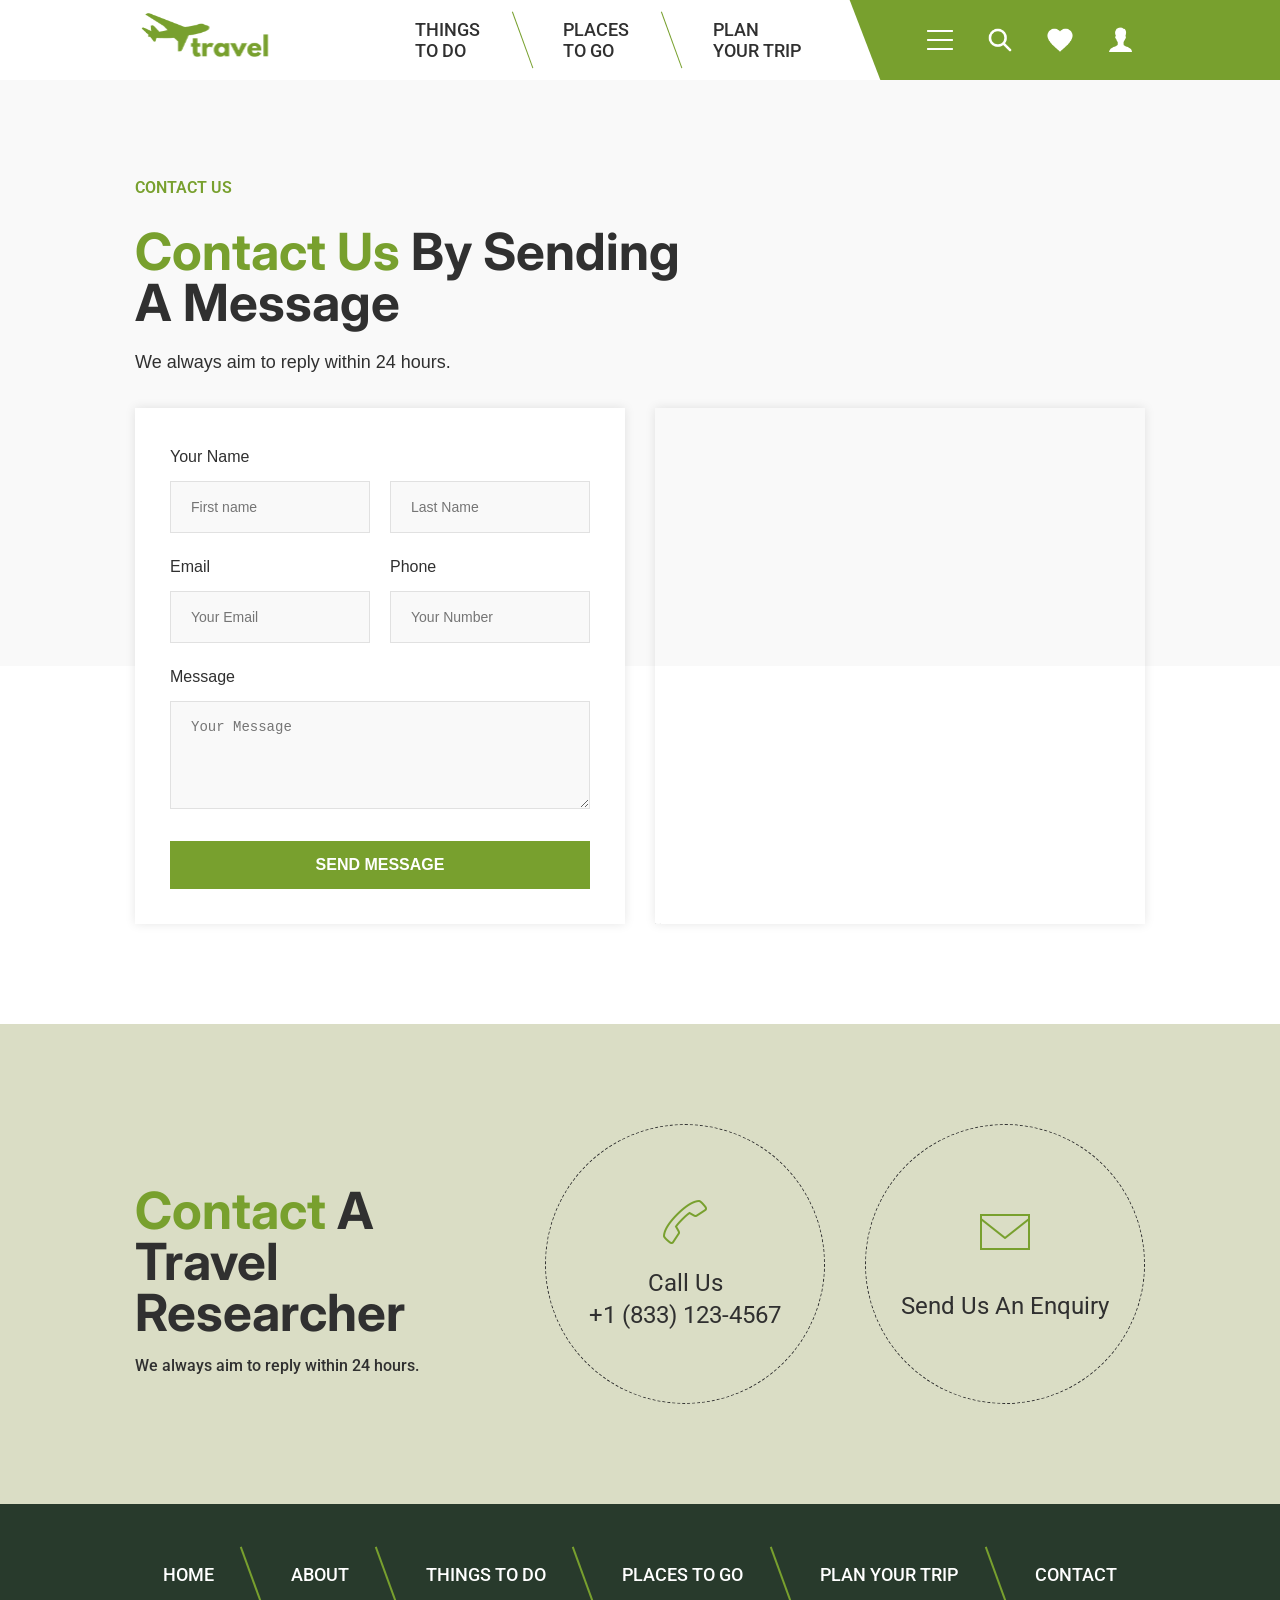
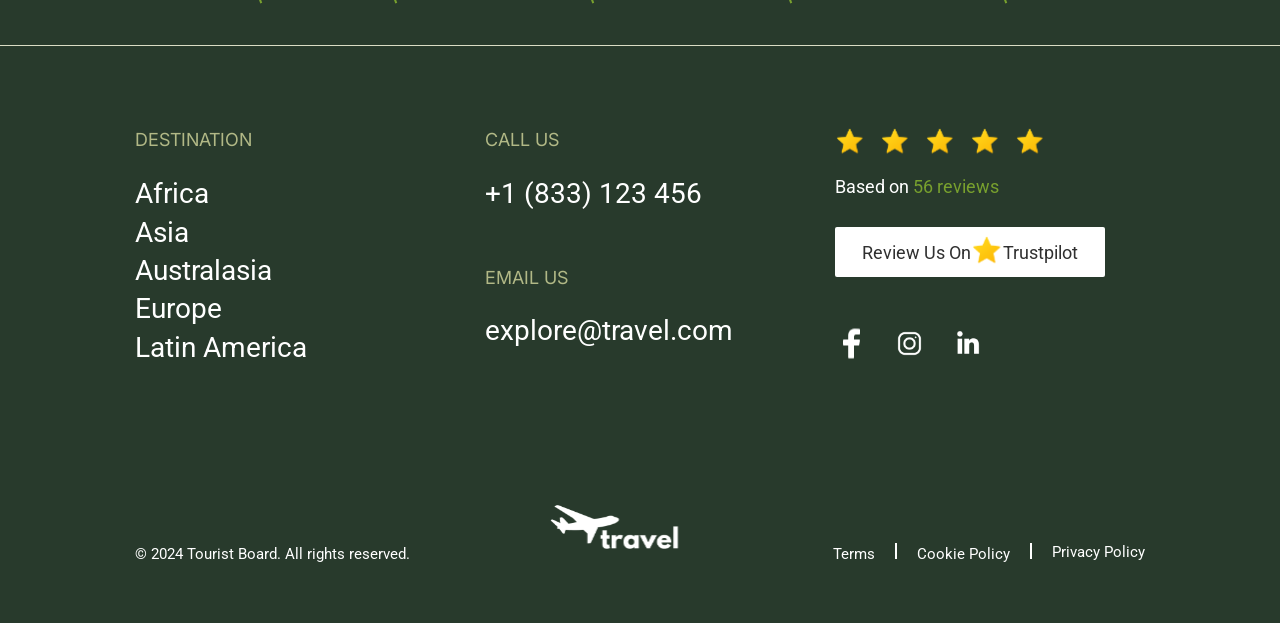
<file: contact.html>
<!doctype html>
<html lang="en">
  <head>
    <meta charset="UTF-8" />
    <meta name="viewport" content="width=device-width, initial-scale=1.0" />
    <title>Travel | Purposeful Journeys</title>
    <link
      rel="stylesheet"
      href="https://cdnjs.cloudflare.com/ajax/libs/font-awesome/6.4.0/css/all.min.css"
    />
    <link
      rel="stylesheet"
      href="https://cdn.jsdelivr.net/npm/@splidejs/splide@4.1.4/dist/css/splide.min.css"
    />
    <link rel="stylesheet" href="./CSS/base.css" />
    <link rel="stylesheet" href="./CSS/hero.css" />
    <link rel="stylesheet" href="./CSS/button.css" />
    <link rel="stylesheet" href="./CSS/nav.css" />
    <link rel="stylesheet" href="./CSS/main.css" />
    <link rel="stylesheet" href="./CSS/features.css" />
    <link rel="stylesheet" href="./CSS/places.css" />
    <link rel="stylesheet" href="./CSS/slider.css" />
    <link rel="stylesheet" href="./CSS/overflow.css" />
    <link rel="stylesheet" href="./CSS/stories.css" />
    <link rel="stylesheet" href="./CSS/plans.css" />
    <link rel="stylesheet" href="./CSS/testimonials.css" />
    <link rel="stylesheet" href="./CSS/bgoverlap.css" />
    <link rel="stylesheet" href="./CSS/form.css" />
    <link rel="stylesheet" href="./CSS/contact.css" />
    <link rel="stylesheet" href="./CSS/footer.css" />

    <script src="https://cdn.jsdelivr.net/npm/@splidejs/splide@4.1.4/dist/js/splide.min.js"></script>
  </head>
  <body>
    <nav class="main-navigation">
      <div class="overflow-contain">
        <div class="container nav-container">
          <div class="nav-brand">
            <a href="./index.html">
              <img
                src="./images/logo_green.svg"
                alt="travel"
                class="nav-logo"
              />
            </a>
          </div>

          <ul class="nav-menu">
            <li class="nav-item">
              <a href="./things-to-do.html" class="nav-link">THINGS TO DO</a>
            </li>
            <li class="nav-item">
              <a href="./places-to-go.html" class="nav-link">PLACES TO GO</a>
            </li>
            <li class="nav-item">
              <a href="./plan-your-trip.html" class="nav-link">
                PLAN YOUR TRIP
              </a>
            </li>
          </ul>

          <div class="nav-icons">
            <div class="icon menu-icon" id="hamburger" aria-label="Menu">
              <img src="./images/Menu.svg" alt="menu" />
            </div>

            <a class="icon search-icon" href="#">
              <img src="./images/Search.svg" />
            </a>
            <a class="icon heart-icon" href="#">
              <img src="./images/Heart.svg" />
            </a>
            <a class="icon account-icon" href="#">
              <img src="./images/User.svg" />
            </a>
          </div>
        </div>
      </div>
    </nav>
    <div class="side-menu" id="sideMenu">
      <div class="side-menu-header">
        <span class="close-btn" id="closeMenu">&times;</span>
      </div>

      <ul>
        <li><a href="./index.html">Home</a></li>
        <li><a href="./about.html">About</a></li>
        <li><a href="./contact.html">Contact</a></li>
      </ul>
    </div>

    <div class="overlay" id="overlay"></div>
    <main>
      <section class="contact-top-header">
        <div class="container">
          <div class="section-header">
            <span class="section-tag">Contact us</span>
            <h2 class="section-heading">
              <span class="highlight">Contact us</span> by sending <br />
              a message
            </h2>
            <p class="section-desc desc-width">
              We always aim to reply within 24 hours.
            </p>
          </div>
        </div>
      </section>
      <section class="form-map-section">
        <div class="container form-map-grid">
          <div class="contact-form-in-grid">
            <form action="#" method="POST" class="contact-form">
              <div class="contact-form-group">
                <label for="fullname">Your Name</label>
                <div class="row">
                  <input
                    type="text"
                    id="firstname"
                    name="firstname"
                    placeholder="First name"
                    required
                  />
                  <input
                    type="text"
                    id="lastname"
                    name="lastname"
                    placeholder="Last Name"
                    required
                  />
                </div>
              </div>

              <div class="row">
                <div class="contact-form-group field">
                  <label for="email">Email</label>
                  <input
                    type="email"
                    id="email"
                    name="email"
                    placeholder="Your Email"
                    required
                  />
                </div>

                <div class="contact-form-group field">
                  <label for="phone">Phone</label>
                  <input
                    type="tel"
                    id="phone"
                    name="pnone"
                    placeholder="Your Number"
                    required
                  />
                </div>
              </div>
              <!-- DESTINATION -->
              <div class="contact-form-group">
                <label for="message">Message</label>
                <textarea
                  type="textarea"
                  id="message"
                  name="message"
                  placeholder="Your Message"
                  rows="3"
                  required
                ></textarea>
              </div>
              <!-- SUBMIT -->
              <div class="form-actions">
                <button type="submit" class="button primary-btn">
                  SEND MESSAGE
                </button>
              </div>
            </form>
          </div>
          <div class="map-in-grid">
            <div class="embed-map-responsive">
              <div class="embed-map-container">
                <iframe
                  class="embed-map-frame"
                  frameborder="0"
                  scrolling="no"
                  marginheight="0"
                  marginwidth="0"
                  src="https://maps.google.com/maps?width=600&height=520&hl=en&q=bhaktapur.com&t=&z=14&ie=UTF8&iwloc=B&output=embed"
                >
                </iframe>
                <a
                  href="https://sprunkiretake.net"
                  style="
                    font-size: 2px !important;
                    color: gray !important;
                    position: absolute;
                    bottom: 0;
                    left: 0;
                    z-index: 1;
                    max-height: 1px;
                    overflow: hidden;
                  "
                  >Sprunki</a
                >
              </div>
              <style>
                .embed-map-responsive {
                  position: relative;
                  text-align: right;
                  width: 100%;
                  height: 100%;
                  padding-bottom: 86.66666666666667%;
                }
                .embed-map-container {
                  overflow: hidden;
                  background: none !important;
                  width: 100%;
                  height: 100%;
                  position: absolute;
                  top: 0;
                  left: 0;
                }
                .embed-map-frame {
                  width: 100% !important;
                  height: 100% !important;
                  position: absolute;
                  top: 0;
                  left: 0;
                }
              </style>
            </div>
          </div>
        </div>
      </section>
      <section class="contact-cta-section section-padding bg-accent">
        <div class="container contact-grid">
          <div class="contact-text">
            <h2 class="section-heading">
              <span class="highlight">Contact</span> A Travel Researcher
            </h2>
            <p>We always aim to reply within 24 hours.</p>
          </div>
          <div class="contact-options">
            <div class="contact-option">
              <img src="./images/Call.svg" alt="Call" />
              <span class="option-label">Call Us</span>
              <a href="tel:+18331234567" class="option-value">
                +1 (833) 123-4567
              </a>
            </div>
            <div class="contact-option">
              <img src="./images/Email.svg" alt="Email" />
              <span class="option-label option-email-gap">
                <a href="mailto:explore@travel.com" class="option-value">
                  Send Us An Enquiry
                </a>
              </span>
            </div>
          </div>
        </div>
      </section>
    </main>

    <footer class="site-footer">
      <div class="footer-top border-bottom">
        <div class="container">
          <ul class="footer-nav">
            <li><a href="./index.html">HOME</a></li>
            <li><a href="./about.html">ABOUT</a></li>
            <li><a href="./things-to-do.html">THINGS TO DO</a></li>
            <li><a href="./places-to-go.html">PLACES TO GO</a></li>
            <li><a href="./plan-your-trip.html">PLAN YOUR TRIP</a></li>
            <li><a href="./contact.html">CONTACT</a></li>
          </ul>
        </div>
      </div>
      <div class="footer-main">
        <div class="container footer-grid">
          <div class="footer-column">
            <h4 class="footer-heading">DESTINATION</h4>
            <ul class="footer-links">
              <li><a href="about:blank" target="_blank">Africa</a></li>
              <li><a href="about:blank" target="_blank">Asia</a></li>
              <li><a href="about:blank" target="_blank">Australasia</a></li>
              <li><a href="about:blank" target="_blank">Europe</a></li>
              <li><a href="about:blank" target="_blank">Latin America</a></li>
            </ul>
          </div>
          <div class="footer-column">
            <h4 class="footer-heading">CALL US</h4>
            <p class="contacts">
              <a href="tel:+1833123456">+1 (833) 123 456</a>
            </p>

            <h4 class="footer-heading">EMAIL US</h4>
            <p class="contacts">
              <a href="mailto:explore@travel.com">explore@travel.com</a>
            </p>
          </div>
          <div class="footer-column">
            <div class="footer-reviews">
              <span class="stars">
                <div class="overall-stars mid-stars">
                  <img src="./images/Star.svg" alt="*" />
                  <img src="./images/Star.svg" alt="*" />
                  <img src="./images/Star.svg" alt="*" />
                  <img src="./images/Star.svg" alt="*" />
                  <img src="./images/Star.svg" alt="*" />
                </div>
              </span>
              <p>Based on <span class="highlight">56 reviews</span></p>
              <a href="#" class="btn-white"
                >Review Us On
                <span class="tiny-star"
                  ><img src="./images/Star.svg" alt="*"
                /></span>
                Trustpilot</a
              >
            </div>
            <div class="social-links">
              <span class="social-icon">
                <a href="about:blank" target="_blank">
                  <img src="./images/Facebook F.svg" alt="Facebook" />
                </a>
              </span>
              <span class="social-icon">
                <a href="about:blank" target="_blank">
                  <img src="./images/Instagram.svg" alt="Instagram" />
                </a>
              </span>
              <span class="social-icon">
                <a href="about:blank" target="_blank">
                  <img src="./images/LinkedIn.svg" alt="LinkedIn" />
                </a>
              </span>
            </div>
          </div>
        </div>
      </div>
      <div class="footer-bottom">
        <div class="container footer-bottom-design">
          <p>© 2024 Tourist Board. All rights reserved.</p>
          <a href="./index.html">
            <img src="./images/logo.svg" alt="travel" class="logo-img" />
          </a>
          <ul class="terms-and-policies">
            <li><a href="about:blank" target="_blank">Terms</a></li>
            <li><a href="about:blank" target="_blank">Cookie Policy</a></li>
            <li><a href="about:blank" target="_blank">Privacy Policy</a></li>
          </ul>
        </div>
      </div>
    </footer>
    <div class="search-modal" id="searchModal">
      <div class="search-box">
        <form>
          <input type="text" placeholder="Search your destination..." />
          <button type="submit">Search</button>
        </form>

        <span class="close-search" id="closeSearch">&times;</span>
      </div>
    </div>
    <script src="./script.js"></script>
    <script src="./Js/footer-seperator.js"></script>
  </body>
</html>
</file>
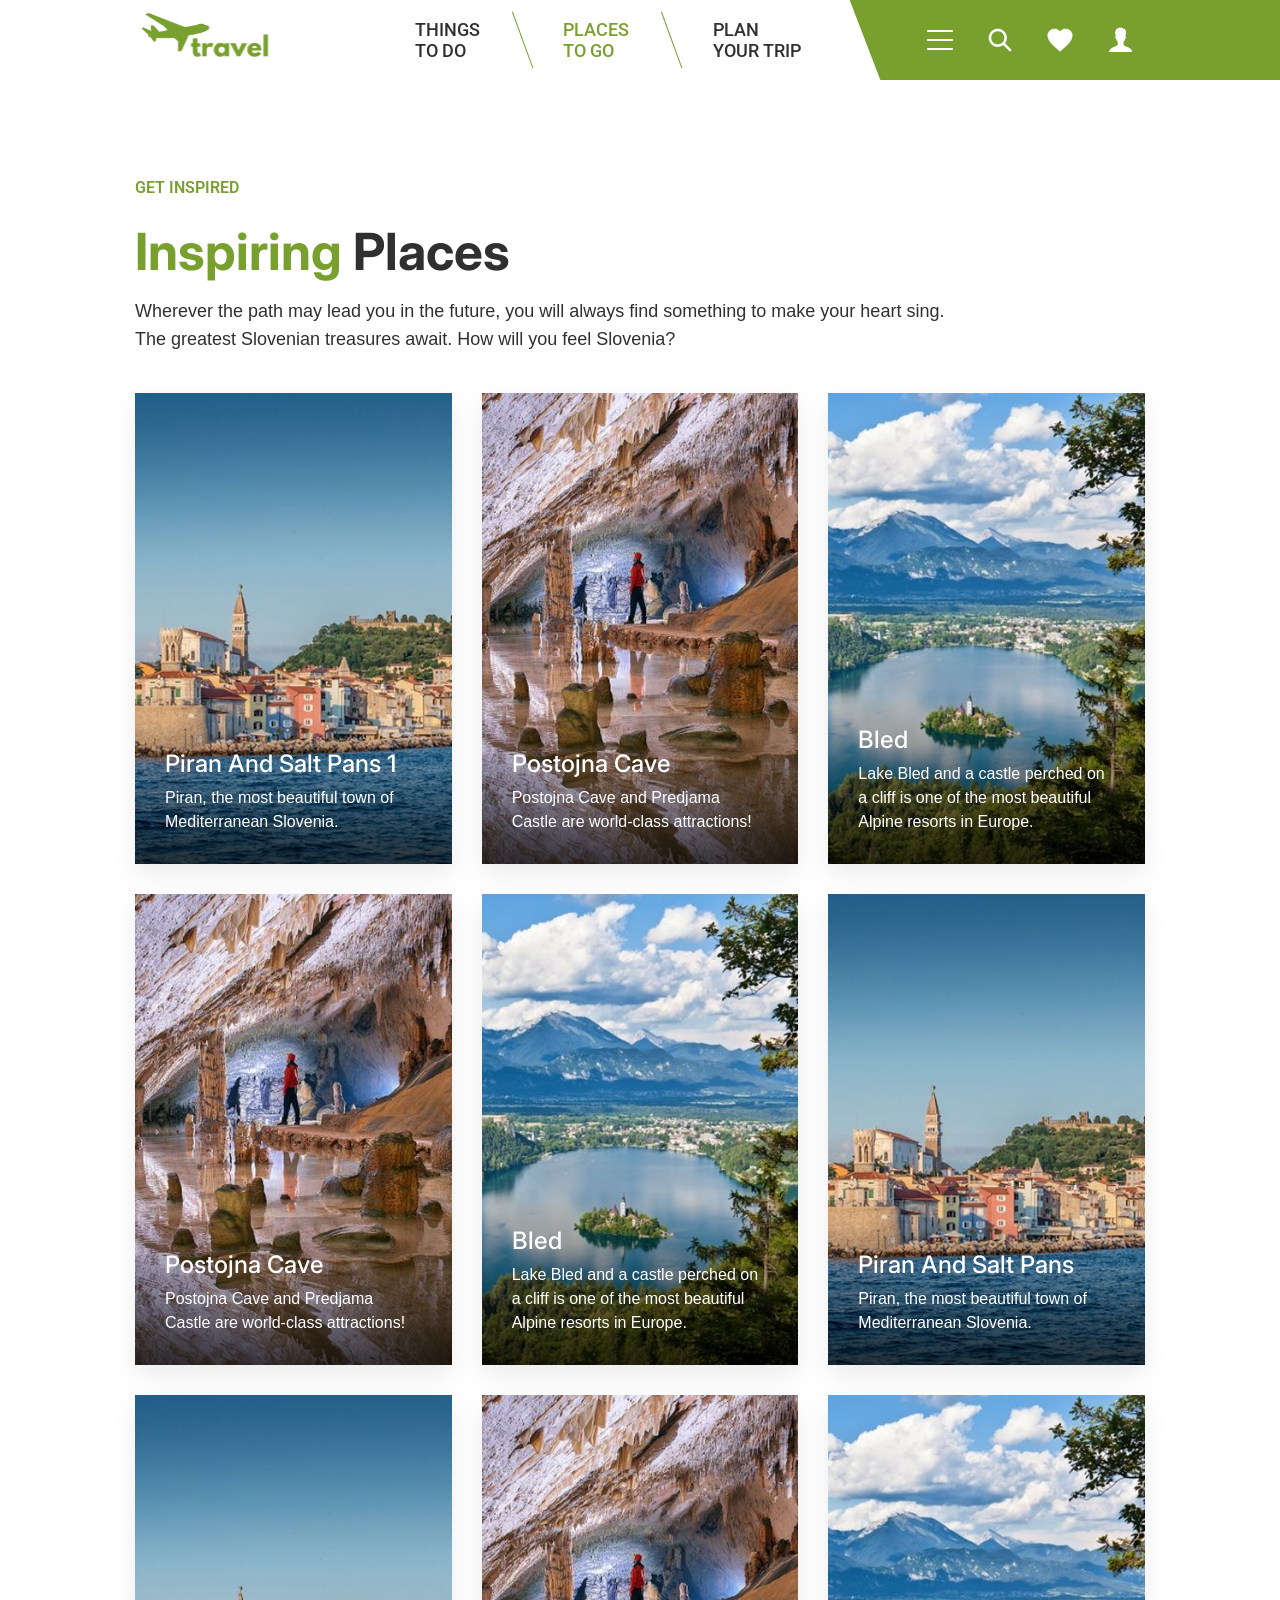
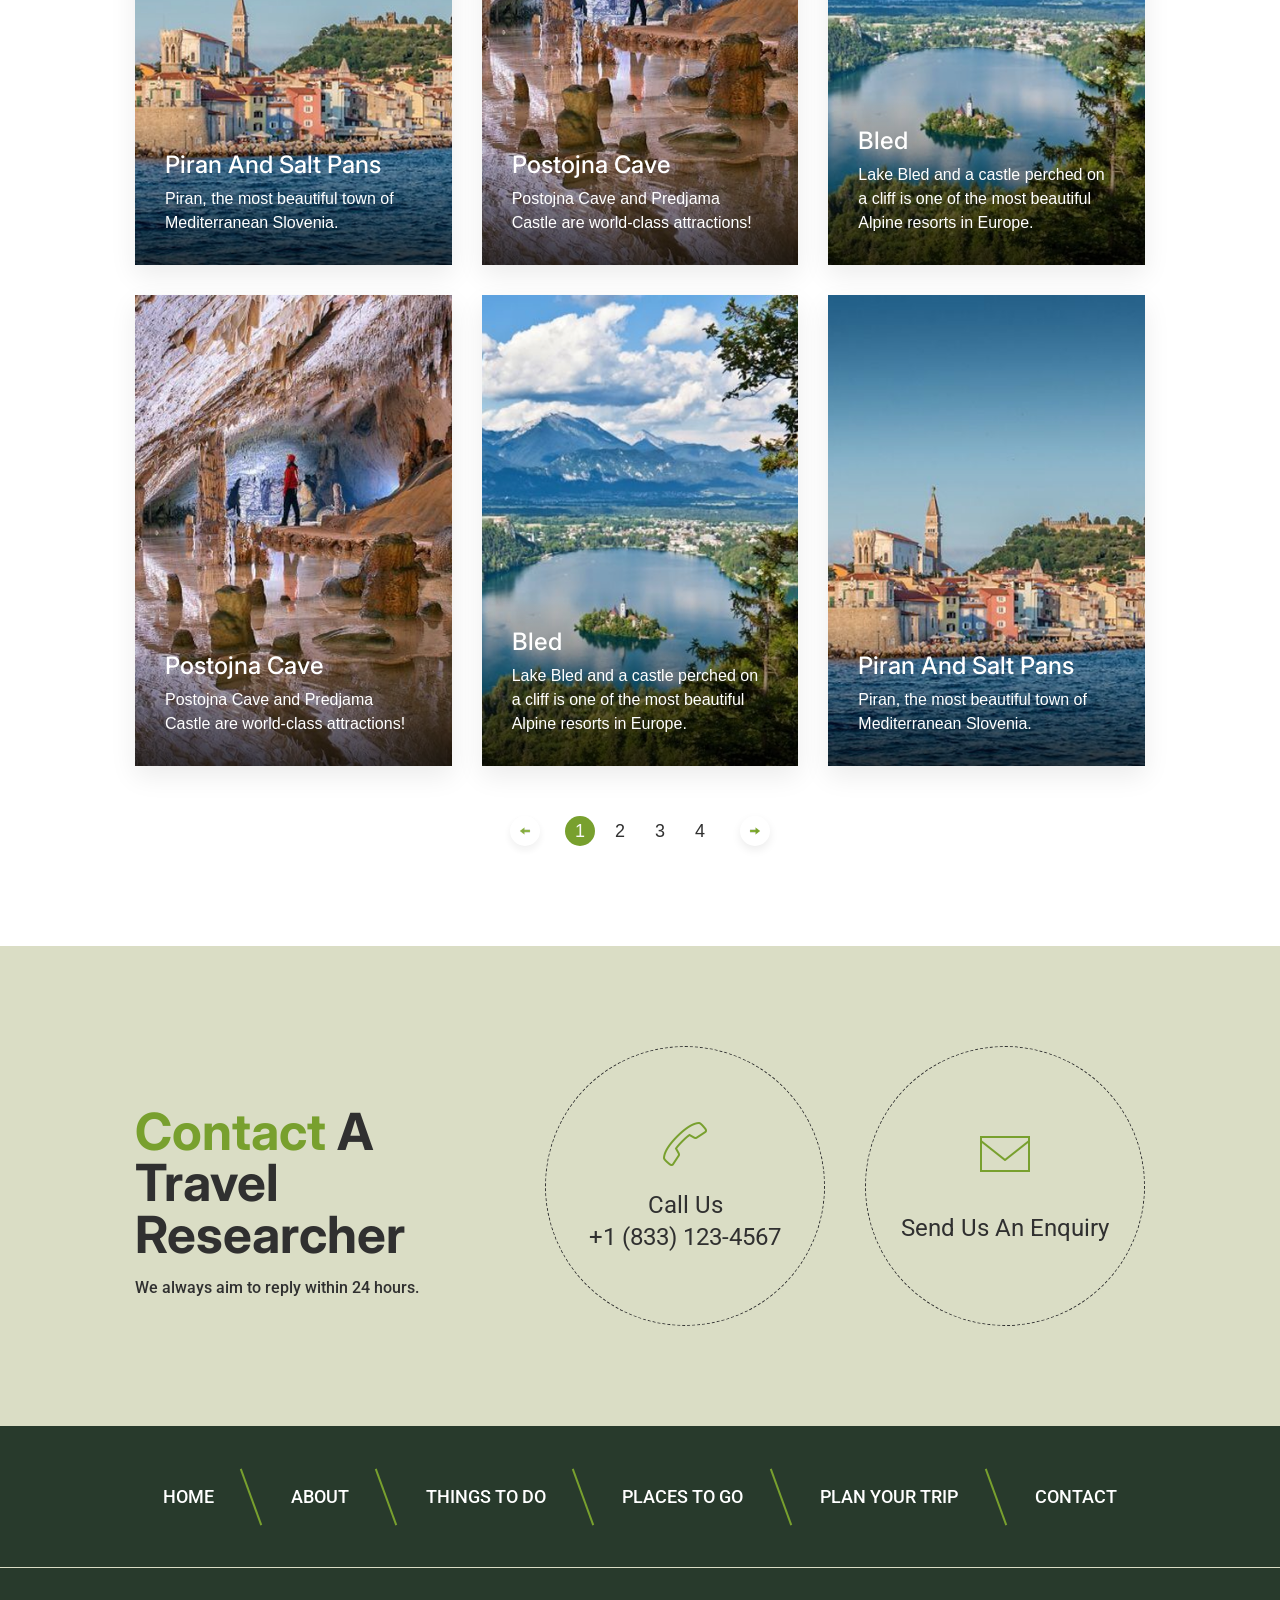
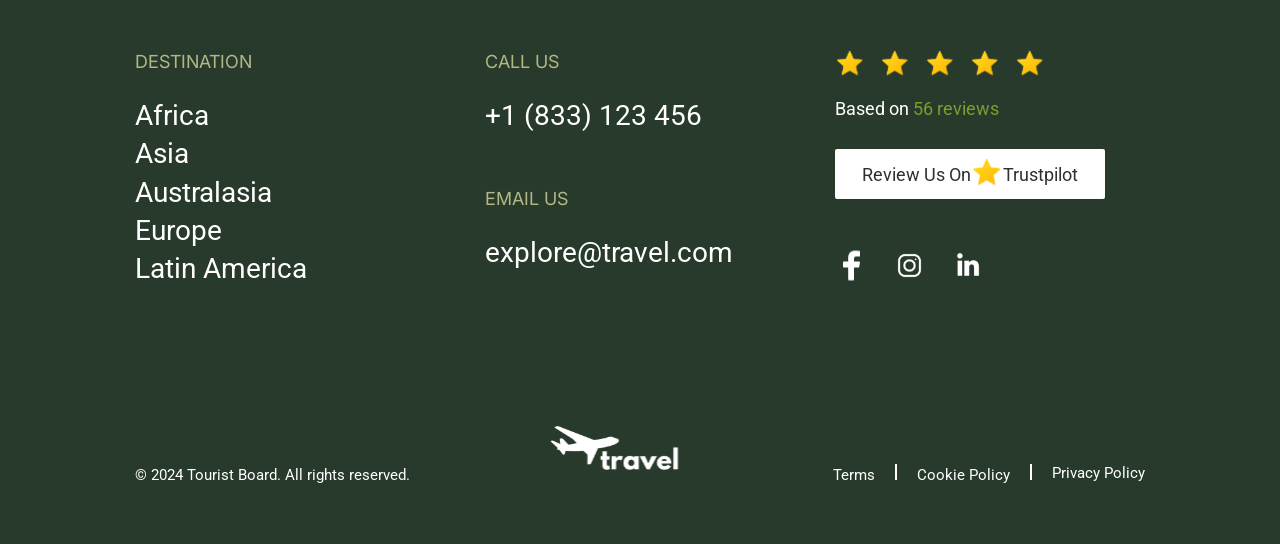
<file: places-to-go-2.html>
<!doctype html>
<html lang="en">
  <head>
    <meta charset="UTF-8" />
    <meta name="viewport" content="width=device-width, initial-scale=1.0" />
    <title>Travel | Purposeful Journeys</title>
    <link
      rel="stylesheet"
      href="https://cdnjs.cloudflare.com/ajax/libs/font-awesome/6.4.0/css/all.min.css"
    />
    <link
      rel="stylesheet"
      href="https://cdn.jsdelivr.net/npm/@splidejs/splide@4.1.4/dist/css/splide.min.css"
    />
    <link rel="stylesheet" href="./CSS/base.css" />
    <link rel="stylesheet" href="./CSS/hero.css" />
    <link rel="stylesheet" href="./CSS/button.css" />
    <link rel="stylesheet" href="./CSS/nav.css" />
    <link rel="stylesheet" href="./CSS/main.css" />
    <link rel="stylesheet" href="./CSS/features.css" />
    <link rel="stylesheet" href="./CSS/testimonials.css" />
    <link rel="stylesheet" href="./CSS/places.css" />
    <link rel="stylesheet" href="./CSS/pagination.css" />
    <link rel="stylesheet" href="./CSS/contact.css" />
    <link rel="stylesheet" href="./CSS/footer.css" />

    <script src="https://cdn.jsdelivr.net/npm/@splidejs/splide@4.1.4/dist/js/splide.min.js"></script>
  </head>
  <body>
    <nav class="main-navigation">
      <div class="overflow-contain">
        <div class="container nav-container">
          <div class="nav-brand">
            <a href="./index.html">
              <img
                src="./images/logo_green.svg"
                alt="travel"
                class="nav-logo"
              />
            </a>
          </div>

          <ul class="nav-menu">
            <li class="nav-item">
              <a href="./things-to-do.html" class="nav-link">THINGS TO DO</a>
            </li>
            <li class="nav-item">
              <a href="./places-to-go-3.html" class="nav-link active">
                PLACES TO GO
              </a>
            </li>
            <li class="nav-item">
              <a href="./plan-your-trip.html" class="nav-link">
                PLAN YOUR TRIP
              </a>
            </li>
          </ul>

          <div class="nav-icons">
            <div class="icon menu-icon" id="hamburger" aria-label="Menu">
              <img src="./images/Menu.svg" alt="menu" />
            </div>

            <a class="icon search-icon" href="#">
              <img src="./images/Search.svg" />
            </a>
            <a class="icon heart-icon" href="#">
              <img src="./images/Heart.svg" />
            </a>
            <a class="icon account-icon" href="#">
              <img src="./images/User.svg" />
            </a>
          </div>
        </div>
      </div>
    </nav>
    <div class="side-menu" id="sideMenu">
      <div class="side-menu-header">
        <span class="close-btn" id="closeMenu">&times;</span>
      </div>

      <ul>
        <li><a href="./index.html">Home</a></li>
        <li><a href="./about.html">About</a></li>
        <li><a href="./contact.html">Contact</a></li>
      </ul>
    </div>

    <div class="overlay" id="overlay"></div>
    <main>
      <section id="places" class="places-section section-padding bg-light">
        <div class="container">
          <div class="section-header">
            <span class="section-tag">GET INSPIRED</span>
            <h2 class="section-heading">
              <span class="highlight">Inspiring</span> Places
            </h2>
            <p class="section-desc desc-width">
              Wherever the path may lead you in the future, you will always find
              something to make your heart sing. The greatest Slovenian
              treasures await. How will you feel Slovenia?
            </p>
          </div>
          <div class="places-grid">
            <div class="place-card">
              <a href="#">
                <img src="./images/piran.png" alt="Piran And Salt Pans" />
              </a>
              <div class="place-card-content">
                <h3 class="place-title">Piran And Salt Pans 1</h3>
                <p class="place-text">
                  Piran, the most beautiful town of Mediterranean Slovenia.
                </p>
              </div>
            </div>
            <div class="place-card">
              <a href="#">
                <img src="./images/postojna.png" alt="Postojna Cave" />
              </a>

              <div class="place-card-content">
                <h3 class="place-title">Postojna Cave</h3>
                <p class="place-text">
                  Postojna Cave and Predjama Castle are world-class attractions!
                </p>
              </div>
            </div>
            <div class="place-card">
              <a href="#">
                <img src="./images/bled.png" alt="Bled" />
              </a>

              <div class="place-card-content">
                <h3 class="place-title">Bled</h3>
                <p class="place-text">
                  Lake Bled and a castle perched on a cliff is one of the most
                  beautiful Alpine resorts in Europe.
                </p>
              </div>
            </div>
            <div class="place-card">
              <a href="#">
                <img src="./images/postojna.png" alt="Postojna Cave" />
              </a>

              <div class="place-card-content">
                <h3 class="place-title">Postojna Cave</h3>
                <p class="place-text">
                  Postojna Cave and Predjama Castle are world-class attractions!
                </p>
              </div>
            </div>
            <div class="place-card">
              <a href="#">
                <img src="./images/bled.png" alt="Bled" />
              </a>
              <div class="place-card-content">
                <h3 class="place-title">Bled</h3>
                <p class="place-text">
                  Lake Bled and a castle perched on a cliff is one of the most
                  beautiful Alpine resorts in Europe.
                </p>
              </div>
            </div>
            <div class="place-card">
              <a href="#">
                <img src="./images/piran.png" alt="Piran And Salt Pans" />
              </a>
              <div class="place-card-content">
                <h3 class="place-title">Piran And Salt Pans</h3>
                <p class="place-text">
                  Piran, the most beautiful town of Mediterranean Slovenia.
                </p>
              </div>
            </div>
            <div class="place-card">
              <a href="#">
                <img src="./images/piran.png" alt="Piran And Salt Pans" />
              </a>
              <div class="place-card-content">
                <h3 class="place-title">Piran And Salt Pans</h3>
                <p class="place-text">
                  Piran, the most beautiful town of Mediterranean Slovenia.
                </p>
              </div>
            </div>
            <div class="place-card">
              <a href="#">
                <img src="./images/postojna.png" alt="Postojna Cave" />
              </a>

              <div class="place-card-content">
                <h3 class="place-title">Postojna Cave</h3>
                <p class="place-text">
                  Postojna Cave and Predjama Castle are world-class attractions!
                </p>
              </div>
            </div>
            <div class="place-card">
              <a href="#">
                <img src="./images/bled.png" alt="Bled" />
              </a>

              <div class="place-card-content">
                <h3 class="place-title">Bled</h3>
                <p class="place-text">
                  Lake Bled and a castle perched on a cliff is one of the most
                  beautiful Alpine resorts in Europe.
                </p>
              </div>
            </div>
            <div class="place-card">
              <a href="#">
                <img src="./images/postojna.png" alt="Postojna Cave" />
              </a>

              <div class="place-card-content">
                <h3 class="place-title">Postojna Cave</h3>
                <p class="place-text">
                  Postojna Cave and Predjama Castle are world-class attractions!
                </p>
              </div>
            </div>
            <div class="place-card">
              <a href="#">
                <img src="./images/bled.png" alt="Bled" />
              </a>
              <div class="place-card-content">
                <h3 class="place-title">Bled</h3>
                <p class="place-text">
                  Lake Bled and a castle perched on a cliff is one of the most
                  beautiful Alpine resorts in Europe.
                </p>
              </div>
            </div>
            <div class="place-card">
              <a href="#">
                <img src="./images/piran.png" alt="Piran And Salt Pans" />
              </a>
              <div class="place-card-content">
                <h3 class="place-title">Piran And Salt Pans</h3>
                <p class="place-text">
                  Piran, the most beautiful town of Mediterranean Slovenia.
                </p>
              </div>
            </div>
            <div class="place-card">
              <a href="#">
                <img src="./images/piran.png" alt="Piran And Salt Pans" />
              </a>
              <div class="place-card-content">
                <h3 class="place-title">Piran And Salt Pans</h3>
                <p class="place-text">
                  Piran, the most beautiful town of Mediterranean Slovenia.
                </p>
              </div>
            </div>
            <div class="place-card">
              <a href="#">
                <img src="./images/postojna.png" alt="Postojna Cave" />
              </a>

              <div class="place-card-content">
                <h3 class="place-title">Postojna Cave</h3>
                <p class="place-text">
                  Postojna Cave and Predjama Castle are world-class attractions!
                </p>
              </div>
            </div>
            <div class="place-card">
              <a href="#">
                <img src="./images/bled.png" alt="Bled" />
              </a>

              <div class="place-card-content">
                <h3 class="place-title">Bled</h3>
                <p class="place-text">
                  Lake Bled and a castle perched on a cliff is one of the most
                  beautiful Alpine resorts in Europe.
                </p>
              </div>
            </div>
            <div class="place-card">
              <a href="#">
                <img src="./images/postojna.png" alt="Postojna Cave" />
              </a>

              <div class="place-card-content">
                <h3 class="place-title">Postojna Cave</h3>
                <p class="place-text">
                  Postojna Cave and Predjama Castle are world-class attractions!
                </p>
              </div>
            </div>
            <div class="place-card">
              <a href="#">
                <img src="./images/bled.png" alt="Bled" />
              </a>
              <div class="place-card-content">
                <h3 class="place-title">Bled</h3>
                <p class="place-text">
                  Lake Bled and a castle perched on a cliff is one of the most
                  beautiful Alpine resorts in Europe.
                </p>
              </div>
            </div>
            <div class="place-card">
              <a href="#">
                <img src="./images/piran.png" alt="Piran And Salt Pans" />
              </a>
              <div class="place-card-content">
                <h3 class="place-title">Piran And Salt Pans</h3>
                <p class="place-text">
                  Piran, the most beautiful town of Mediterranean Slovenia.
                </p>
              </div>
            </div>
            <div class="place-card">
              <a href="#">
                <img src="./images/piran.png" alt="Piran And Salt Pans" />
              </a>
              <div class="place-card-content">
                <h3 class="place-title">Piran And Salt Pans</h3>
                <p class="place-text">
                  Piran, the most beautiful town of Mediterranean Slovenia.
                </p>
              </div>
            </div>
            <div class="place-card">
              <a href="#">
                <img src="./images/postojna.png" alt="Postojna Cave" />
              </a>

              <div class="place-card-content">
                <h3 class="place-title">Postojna Cave</h3>
                <p class="place-text">
                  Postojna Cave and Predjama Castle are world-class attractions!
                </p>
              </div>
            </div>
            <div class="place-card">
              <a href="#">
                <img src="./images/bled.png" alt="Bled" />
              </a>

              <div class="place-card-content">
                <h3 class="place-title">Bled</h3>
                <p class="place-text">
                  Lake Bled and a castle perched on a cliff is one of the most
                  beautiful Alpine resorts in Europe.
                </p>
              </div>
            </div>
            <div class="place-card">
              <a href="#">
                <img src="./images/postojna.png" alt="Postojna Cave" />
              </a>

              <div class="place-card-content">
                <h3 class="place-title">Postojna Cave</h3>
                <p class="place-text">
                  Postojna Cave and Predjama Castle are world-class attractions!
                </p>
              </div>
            </div>
            <div class="place-card">
              <a href="#">
                <img src="./images/bled.png" alt="Bled" />
              </a>
              <div class="place-card-content">
                <h3 class="place-title">Bled</h3>
                <p class="place-text">
                  Lake Bled and a castle perched on a cliff is one of the most
                  beautiful Alpine resorts in Europe.
                </p>
              </div>
            </div>
            <div class="place-card">
              <a href="#">
                <img src="./images/piran.png" alt="Piran And Salt Pans" />
              </a>
              <div class="place-card-content">
                <h3 class="place-title">Piran And Salt Pans</h3>
                <p class="place-text">
                  Piran, the most beautiful town of Mediterranean Slovenia.
                </p>
              </div>
            </div>
            <div class="place-card">
              <a href="#">
                <img src="./images/piran.png" alt="Piran And Salt Pans" />
              </a>
              <div class="place-card-content">
                <h3 class="place-title">Piran And Salt Pans</h3>
                <p class="place-text">
                  Piran, the most beautiful town of Mediterranean Slovenia.
                </p>
              </div>
            </div>
            <div class="place-card">
              <a href="#">
                <img src="./images/postojna.png" alt="Postojna Cave" />
              </a>

              <div class="place-card-content">
                <h3 class="place-title">Postojna Cave</h3>
                <p class="place-text">
                  Postojna Cave and Predjama Castle are world-class attractions!
                </p>
              </div>
            </div>
            <div class="place-card">
              <a href="#">
                <img src="./images/bled.png" alt="Bled" />
              </a>

              <div class="place-card-content">
                <h3 class="place-title">Bled</h3>
                <p class="place-text">
                  Lake Bled and a castle perched on a cliff is one of the most
                  beautiful Alpine resorts in Europe.
                </p>
              </div>
            </div>
            <div class="place-card">
              <a href="#">
                <img src="./images/postojna.png" alt="Postojna Cave" />
              </a>

              <div class="place-card-content">
                <h3 class="place-title">Postojna Cave</h3>
                <p class="place-text">
                  Postojna Cave and Predjama Castle are world-class attractions!
                </p>
              </div>
            </div>
            <div class="place-card">
              <a href="#">
                <img src="./images/bled.png" alt="Bled" />
              </a>
              <div class="place-card-content">
                <h3 class="place-title">Bled</h3>
                <p class="place-text">
                  Lake Bled and a castle perched on a cliff is one of the most
                  beautiful Alpine resorts in Europe.
                </p>
              </div>
            </div>
            <div class="place-card">
              <a href="#">
                <img src="./images/piran.png" alt="Piran And Salt Pans" />
              </a>
              <div class="place-card-content">
                <h3 class="place-title">Piran And Salt Pans</h3>
                <p class="place-text">
                  Piran, the most beautiful town of Mediterranean Slovenia.
                </p>
              </div>
            </div>
            <div class="place-card">
              <a href="#">
                <img src="./images/piran.png" alt="Piran And Salt Pans" />
              </a>
              <div class="place-card-content">
                <h3 class="place-title">Piran And Salt Pans</h3>
                <p class="place-text">
                  Piran, the most beautiful town of Mediterranean Slovenia.
                </p>
              </div>
            </div>
            <div class="place-card">
              <a href="#">
                <img src="./images/postojna.png" alt="Postojna Cave" />
              </a>

              <div class="place-card-content">
                <h3 class="place-title">Postojna Cave</h3>
                <p class="place-text">
                  Postojna Cave and Predjama Castle are world-class attractions!
                </p>
              </div>
            </div>
            <div class="place-card">
              <a href="#">
                <img src="./images/bled.png" alt="Bled" />
              </a>

              <div class="place-card-content">
                <h3 class="place-title">Bled</h3>
                <p class="place-text">
                  Lake Bled and a castle perched on a cliff is one of the most
                  beautiful Alpine resorts in Europe.
                </p>
              </div>
            </div>
            <div class="place-card">
              <a href="#">
                <img src="./images/postojna.png" alt="Postojna Cave" />
              </a>

              <div class="place-card-content">
                <h3 class="place-title">Postojna Cave</h3>
                <p class="place-text">
                  Postojna Cave and Predjama Castle are world-class attractions!
                </p>
              </div>
            </div>
            <div class="place-card">
              <a href="#">
                <img src="./images/bled.png" alt="Bled" />
              </a>
              <div class="place-card-content">
                <h3 class="place-title">Bled</h3>
                <p class="place-text">
                  Lake Bled and a castle perched on a cliff is one of the most
                  beautiful Alpine resorts in Europe.
                </p>
              </div>
            </div>
            <div class="place-card">
              <a href="#">
                <img src="./images/piran.png" alt="Piran And Salt Pans" />
              </a>
              <div class="place-card-content">
                <h3 class="place-title">Piran And Salt Pans</h3>
                <p class="place-text">
                  Piran, the most beautiful town of Mediterranean Slovenia.
                </p>
              </div>
            </div>
            <div class="place-card">
              <a href="#">
                <img src="./images/piran.png" alt="Piran And Salt Pans" />
              </a>
              <div class="place-card-content">
                <h3 class="place-title">Piran And Salt Pans 1</h3>
                <p class="place-text">
                  Piran, the most beautiful town of Mediterranean Slovenia.
                </p>
              </div>
            </div>
            <div class="place-card">
              <a href="#">
                <img src="./images/postojna.png" alt="Postojna Cave" />
              </a>

              <div class="place-card-content">
                <h3 class="place-title">Postojna Cave</h3>
                <p class="place-text">
                  Postojna Cave and Predjama Castle are world-class attractions!
                </p>
              </div>
            </div>
            <div class="place-card">
              <a href="#">
                <img src="./images/bled.png" alt="Bled" />
              </a>

              <div class="place-card-content">
                <h3 class="place-title">Bled</h3>
                <p class="place-text">
                  Lake Bled and a castle perched on a cliff is one of the most
                  beautiful Alpine resorts in Europe.
                </p>
              </div>
            </div>
            <div class="place-card">
              <a href="#">
                <img src="./images/postojna.png" alt="Postojna Cave" />
              </a>

              <div class="place-card-content">
                <h3 class="place-title">Postojna Cave</h3>
                <p class="place-text">
                  Postojna Cave and Predjama Castle are world-class attractions!
                </p>
              </div>
            </div>
            <div class="place-card">
              <a href="#">
                <img src="./images/bled.png" alt="Bled" />
              </a>
              <div class="place-card-content">
                <h3 class="place-title">Bled</h3>
                <p class="place-text">
                  Lake Bled and a castle perched on a cliff is one of the most
                  beautiful Alpine resorts in Europe.
                </p>
              </div>
            </div>
            <div class="place-card">
              <a href="#">
                <img src="./images/piran.png" alt="Piran And Salt Pans" />
              </a>
              <div class="place-card-content">
                <h3 class="place-title">Piran And Salt Pans 1</h3>
                <p class="place-text">
                  Piran, the most beautiful town of Mediterranean Slovenia.
                </p>
              </div>
            </div>
            <div class="place-card">
              <a href="#">
                <img src="./images/postojna.png" alt="Postojna Cave" />
              </a>

              <div class="place-card-content">
                <h3 class="place-title">Postojna Cave</h3>
                <p class="place-text">
                  Postojna Cave and Predjama Castle are world-class attractions!
                </p>
              </div>
            </div>
            <div class="place-card">
              <a href="#">
                <img src="./images/bled.png" alt="Bled" />
              </a>

              <div class="place-card-content">
                <h3 class="place-title">Bled</h3>
                <p class="place-text">
                  Lake Bled and a castle perched on a cliff is one of the most
                  beautiful Alpine resorts in Europe.
                </p>
              </div>
            </div>
            <div class="place-card">
              <a href="#">
                <img src="./images/postojna.png" alt="Postojna Cave" />
              </a>

              <div class="place-card-content">
                <h3 class="place-title">Postojna Cave</h3>
                <p class="place-text">
                  Postojna Cave and Predjama Castle are world-class attractions!
                </p>
              </div>
            </div>
            <div class="place-card">
              <a href="#">
                <img src="./images/bled.png" alt="Bled" />
              </a>
              <div class="place-card-content">
                <h3 class="place-title">Bled</h3>
                <p class="place-text">
                  Lake Bled and a castle perched on a cliff is one of the most
                  beautiful Alpine resorts in Europe.
                </p>
              </div>
            </div>
          </div>
          <div class="pagination-trips" id="pagination-trips"></div>
        </div>
      </section>
      <section class="contact-cta-section section-padding bg-accent">
        <div class="container contact-grid">
          <div class="contact-text">
            <h2 class="section-heading">
              <span class="highlight">Contact</span> A Travel Researcher
            </h2>
            <p>We always aim to reply within 24 hours.</p>
          </div>
          <div class="contact-options">
            <div class="contact-option">
              <img src="./images/Call.svg" alt="Call" />
              <span class="option-label">Call Us</span>
              <a href="tel:+18331234567" class="option-value">
                +1 (833) 123-4567
              </a>
            </div>
            <div class="contact-option">
              <img src="./images/Email.svg" alt="Email" />
              <span class="option-label option-email-gap">
                <a href="mailto:explore@travel.com" class="option-value">
                  Send Us An Enquiry
                </a>
              </span>
            </div>
          </div>
        </div>
      </section>
    </main>

    <footer class="site-footer">
      <div class="footer-top border-bottom">
        <div class="container">
          <ul class="footer-nav">
            <li><a href="./index.html">HOME</a></li>
            <li><a href="./about.html">ABOUT</a></li>
            <li><a href="./things-to-do.html">THINGS TO DO</a></li>
            <li><a href="./places-to-go-3.html">PLACES TO GO</a></li>
            <li><a href="./plan-your-trip.html">PLAN YOUR TRIP</a></li>
            <li><a href="./contact.html">CONTACT</a></li>
          </ul>
        </div>
      </div>
      <div class="footer-main">
        <div class="container footer-grid">
          <div class="footer-column">
            <h4 class="footer-heading">DESTINATION</h4>
            <ul class="footer-links">
              <li><a href="about:blank" target="_blank">Africa</a></li>
              <li><a href="about:blank" target="_blank">Asia</a></li>
              <li><a href="about:blank" target="_blank">Australasia</a></li>
              <li><a href="about:blank" target="_blank">Europe</a></li>
              <li><a href="about:blank" target="_blank">Latin America</a></li>
            </ul>
          </div>
          <div class="footer-column">
            <h4 class="footer-heading">CALL US</h4>
            <p class="contacts">
              <a href="tel:+1833123456">+1 (833) 123 456</a>
            </p>

            <h4 class="footer-heading">EMAIL US</h4>
            <p class="contacts">
              <a href="mailto:explore@travel.com">explore@travel.com</a>
            </p>
          </div>
          <div class="footer-column">
            <div class="footer-reviews">
              <span class="stars">
                <div class="overall-stars mid-stars">
                  <img src="./images/Star.svg" alt="*" />
                  <img src="./images/Star.svg" alt="*" />
                  <img src="./images/Star.svg" alt="*" />
                  <img src="./images/Star.svg" alt="*" />
                  <img src="./images/Star.svg" alt="*" />
                </div>
              </span>
              <p>Based on <span class="highlight">56 reviews</span></p>
              <a href="#" class="btn-white"
                >Review Us On
                <span class="tiny-star"
                  ><img src="./images/Star.svg" alt="*"
                /></span>
                Trustpilot</a
              >
            </div>
            <div class="social-links">
              <span class="social-icon">
                <a href="about:blank" target="_blank">
                  <img src="./images/Facebook F.svg" alt="Facebook" />
                </a>
              </span>
              <span class="social-icon">
                <a href="about:blank" target="_blank">
                  <img src="./images/Instagram.svg" alt="Instagram" />
                </a>
              </span>
              <span class="social-icon">
                <a href="about:blank" target="_blank">
                  <img src="./images/LinkedIn.svg" alt="LinkedIn" />
                </a>
              </span>
            </div>
          </div>
        </div>
      </div>
      <div class="footer-bottom">
        <div class="container footer-bottom-design">
          <p>© 2024 Tourist Board. All rights reserved.</p>
          <a href="./index.html">
            <img src="./images/logo.svg" alt="travel" class="logo-img" />
          </a>
          <ul class="terms-and-policies">
            <li><a href="about:blank" target="_blank">Terms</a></li>
            <li><a href="about:blank" target="_blank">Cookie Policy</a></li>
            <li><a href="about:blank" target="_blank">Privacy Policy</a></li>
          </ul>
        </div>
      </div>
    </footer>
    <div class="search-modal" id="searchModal">
      <div class="search-box">
        <form>
          <input type="text" placeholder="Search your destination..." />
          <button type="submit">Search</button>
        </form>

        <span class="close-search" id="closeSearch">&times;</span>
      </div>
    </div>
    <script src="./script.js"></script>
    <script src="./Js/pagination.js"></script>
    <script src="./Js/footer-seperator.js"></script>
  </body>
</html>
</file>
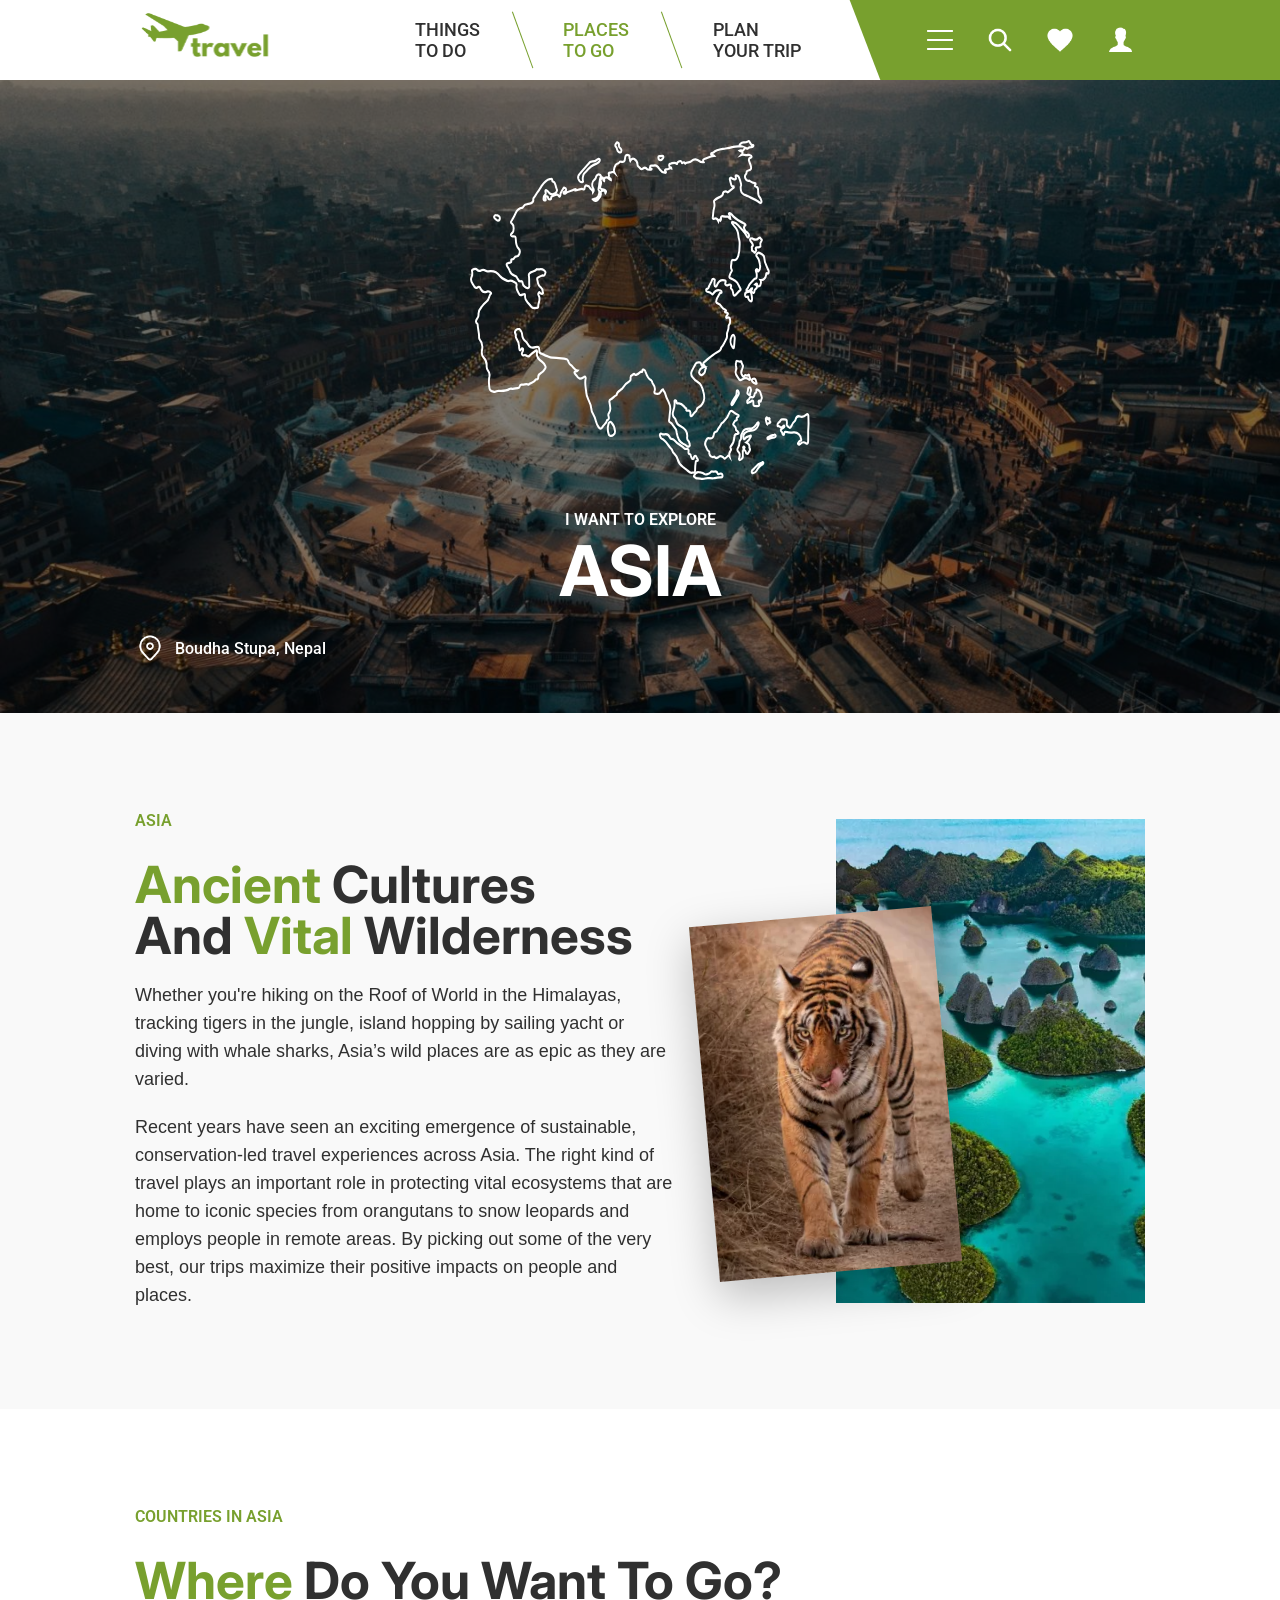
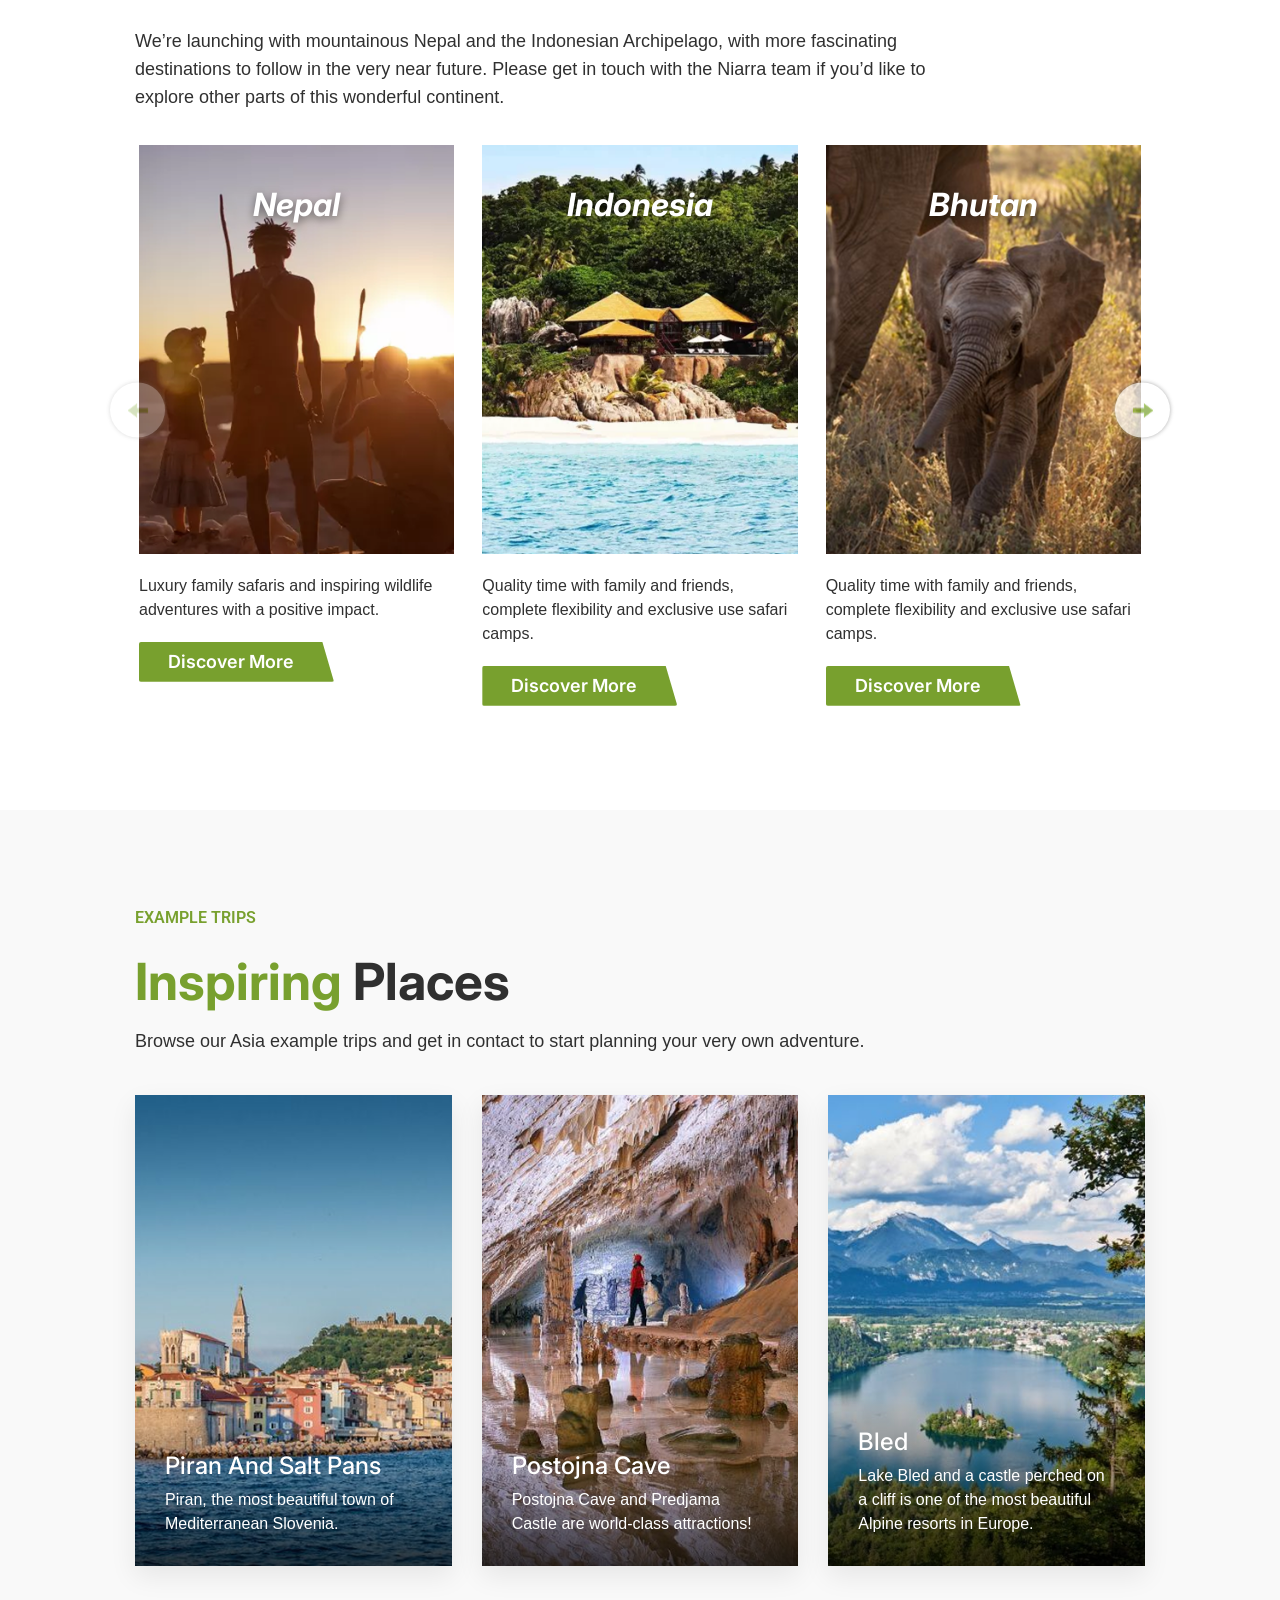
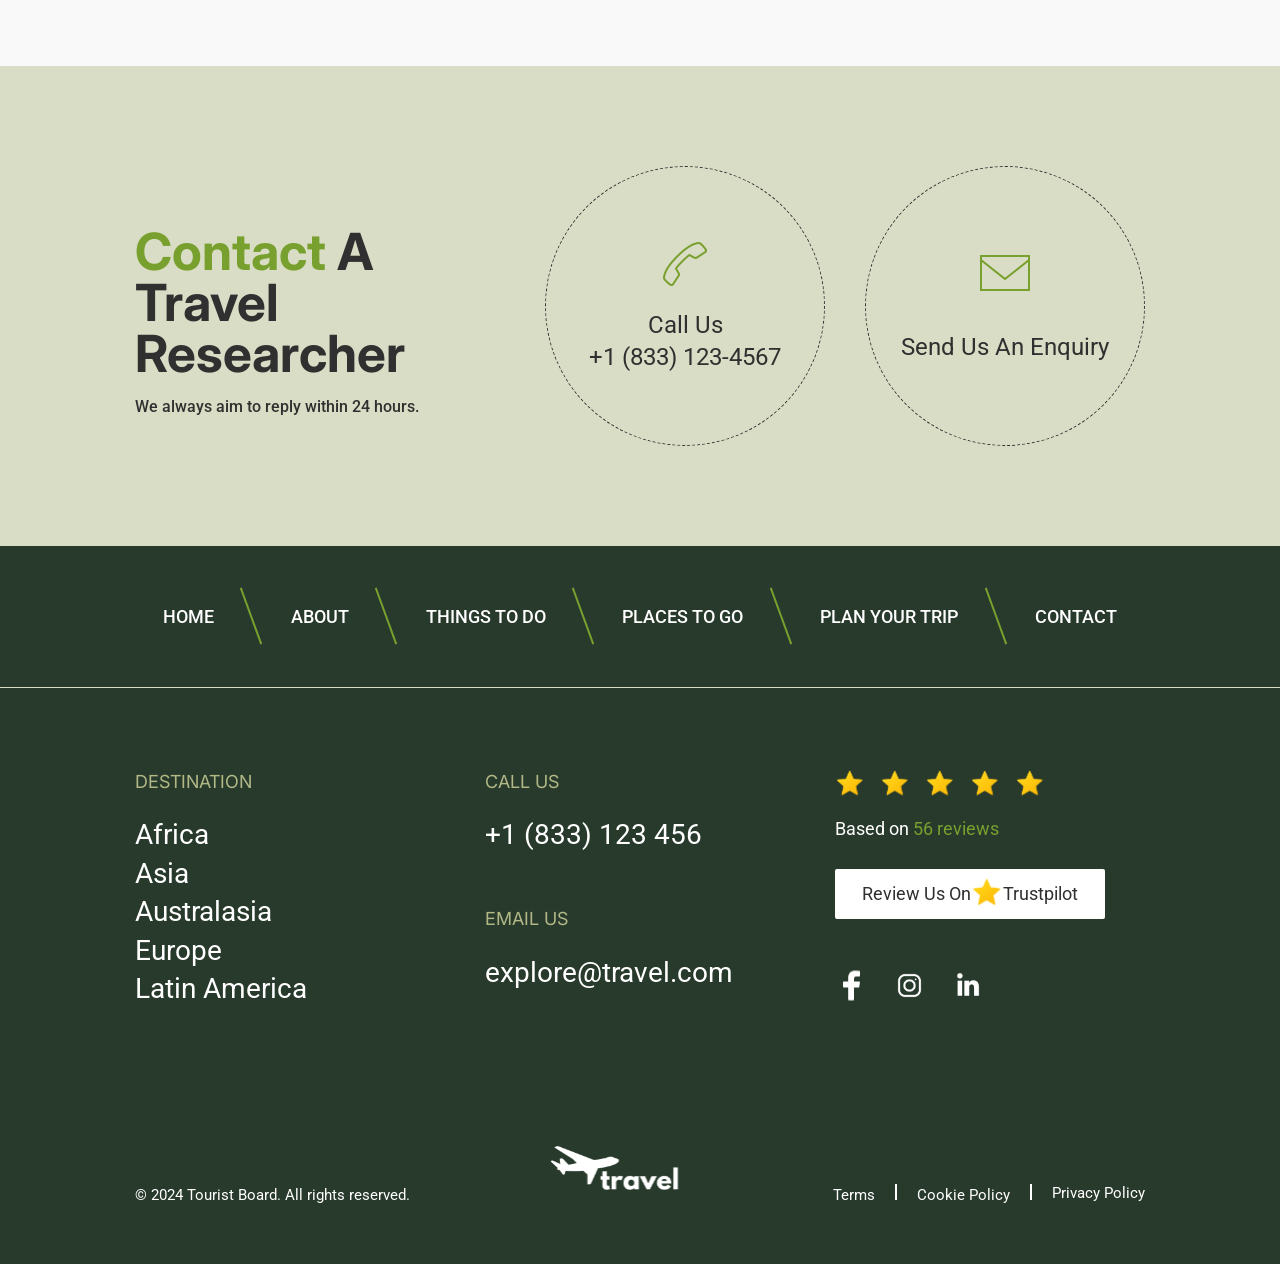
<file: places-to-go-3.html>
<!doctype html>
<html lang="en">
  <head>
    <meta charset="UTF-8" />
    <meta name="viewport" content="width=device-width, initial-scale=1.0" />
    <title>Travel | Purposeful Journeys</title>
    <link
      rel="stylesheet"
      href="https://cdnjs.cloudflare.com/ajax/libs/font-awesome/6.4.0/css/all.min.css"
    />
    <link
      rel="stylesheet"
      href="https://cdn.jsdelivr.net/npm/@splidejs/splide@4.1.4/dist/css/splide.min.css"
    />
    <link rel="stylesheet" href="./CSS/base.css" />
    <link rel="stylesheet" href="./CSS/hero.css" />
    <link rel="stylesheet" href="./CSS/button.css" />
    <link rel="stylesheet" href="./CSS/nav.css" />
    <link rel="stylesheet" href="./CSS/main.css" />
    <link rel="stylesheet" href="./CSS/features.css" />
    <link rel="stylesheet" href="./CSS/places.css" />
    <link rel="stylesheet" href="./CSS/destinations.css" />
    <link rel="stylesheet" href="./CSS/slider.css" />
    <link rel="stylesheet" href="./CSS/overflow.css" />
    <link rel="stylesheet" href="./CSS/stories.css" />
    <link rel="stylesheet" href="./CSS/testimonials.css" />
    <link rel="stylesheet" href="./CSS/bgoverlap.css" />
    <link rel="stylesheet" href="./CSS/form.css" />
    <link rel="stylesheet" href="./CSS/contact.css" />
    <link rel="stylesheet" href="./CSS/footer.css" />

    <script src="https://cdn.jsdelivr.net/npm/@splidejs/splide@4.1.4/dist/js/splide.min.js"></script>
  </head>
  <body>
    <nav class="main-navigation">
      <div class="overflow-contain">
        <div class="container nav-container">
          <div class="nav-brand">
            <a href="./index.html">
              <img
                src="./images/logo_green.svg"
                alt="travel"
                class="nav-logo"
              />
            </a>
          </div>

          <ul class="nav-menu">
            <li class="nav-item">
              <a href="./things-to-do.html" class="nav-link">THINGS TO DO</a>
            </li>
            <li class="nav-item">
              <a href="./places-to-go-4.html" class="nav-link active">
                PLACES TO GO
              </a>
            </li>
            <li class="nav-item">
              <a href="./plan-your-trip.html" class="nav-link">
                PLAN YOUR TRIP
              </a>
            </li>
          </ul>

          <div class="nav-icons">
            <div class="icon menu-icon" id="hamburger" aria-label="Menu">
              <img src="./images/Menu.svg" alt="menu" />
            </div>

            <a class="icon search-icon" href="#">
              <img src="./images/Search.svg" />
            </a>
            <a class="icon heart-icon" href="#">
              <img src="./images/Heart.svg" />
            </a>
            <a class="icon account-icon" href="#">
              <img src="./images/User.svg" />
            </a>
          </div>
        </div>
      </div>
    </nav>
    <div class="side-menu" id="sideMenu">
      <div class="side-menu-header">
        <span class="close-btn" id="closeMenu">&times;</span>
      </div>

      <ul>
        <li><a href="./index.html">Home</a></li>
        <li><a href="./about.html">About</a></li>
        <li><a href="./contact.html">Contact</a></li>
      </ul>
    </div>

    <div class="overlay" id="overlay"></div>
    <main>
      <section class="explore-banner">
        <div id="explore-splide" class="splide-explore">
          <div class="banner-slide">
            <!-- Full-height banner image -->
            <img src="./images/boudha.png" alt="Asia" class="banner-img" />

            <!-- SVG overlay -->
            <img
              src="./images/Asia.svg"
              alt="Asia Map"
              class="map-overlay map-africa"
            />

            <!-- Slide content -->
            <div class="slide-content container">
              <div class="text-center">
                <span class="banner-tag">I WANT TO EXPLORE</span>
                <h2 class="banner-title">ASIA</h2>
              </div>
              <div class="explore-location">
                <img
                  src="./images/Location.svg"
                  alt="Location"
                  class="location-icon"
                />
                <span class="location-text">Boudha Stupa, Nepal</span>
              </div>
            </div>
          </div>
        </div>
      </section>
      <section class="antient-section section-padding">
        <div class="container antient-grid">
          <div class="antient-intro">
            <span class="section-tag">asia</span>
            <h2 class="section-heading">
              <span class="highlight">Ancient</span> cultures <br />
              and <span class="highlight">vital</span> wilderness
            </h2>
            <p class="section-desc">
              Whether you're hiking on the Roof of World in the Himalayas,
              tracking tigers in the jungle, island hopping by sailing yacht or
              diving with whale sharks, Asia’s wild places are as epic as they
              are varied.
            </p>
            <p class="section-desc">
              Recent years have seen an exciting emergence of sustainable,
              conservation-led travel experiences across Asia. The right kind of
              travel plays an important role in protecting vital ecosystems that
              are home to iconic species from orangutans to snow leopards and
              employs people in remote areas. By picking out some of the very
              best, our trips maximize their positive impacts on people and
              places.
            </p>
          </div>
          <div class="antient-images">
            <!-- The Tiger Image -->
            <img src="./images/tiger.png" alt="Tiger" class="tiger-img" />
            <!-- The Reef Image -->
            <img src="./images/reef.png" alt="Reef" class="reef-img" />
          </div>
        </div>
      </section>
      <section class="style-section section-padding">
        <div class="container">
          <div class="section-header">
            <span class="section-tag">COUNTRIES IN ASIA</span>
            <h2 class="section-heading">
              <span class="highlight">Where</span> do you want to go?
            </h2>
            <p class="section-desc desc-width">
              We’re launching with mountainous Nepal and the Indonesian
              Archipelago, with more fascinating destinations to follow in the
              very near future. Please get in touch with the Niarra team if
              you’d like to explore other parts of this wonderful continent.
            </p>
          </div>
          <div class="splide style-slider">
            <div class="splide__arrows">
              <button class="splide__arrow splide__arrow--prev">
                <img
                  src="./images/Arrow.png"
                  class="arrow-plan left-arrow-rotate"
                  alt="prev"
                />
              </button>
              <button class="splide__arrow splide__arrow--next">
                <img src="./images/Arrow.png" class="arrow-plan" alt="next" />
              </button>
            </div>
            <div class="splide__track">
              <div class="splide__list">
                <!-- Slide 1 -->
                <div class="splide__slide">
                  <div class="style-card">
                    <div class="style-image-wrapper">
                      <a href="#">
                        <img src="./images/family.png" alt="Family Travel" />
                      </a>
                      <h3 class="style-title">Nepal</h3>
                    </div>
                    <p class="style-text">
                      Luxury family safaris and inspiring wildlife adventures
                      with a positive impact.
                    </p>
                    <button class="btn-tilted btn-primary-i">
                      Discover More
                    </button>
                  </div>
                </div>

                <!-- Slide 2 -->
                <div class="splide__slide">
                  <div class="style-card">
                    <div class="style-image-wrapper">
                      <a href="#">
                        <img src="./images/private.png" alt="Private Travel" />
                      </a>
                      <h3 class="style-title">Indonesia</h3>
                    </div>
                    <p class="style-text">
                      Quality time with family and friends, complete flexibility
                      and exclusive use safari camps.
                    </p>
                    <button class="btn-tilted btn-primary-i">
                      Discover More
                    </button>
                  </div>
                </div>

                <!-- Slide 3 -->
                <div class="splide__slide">
                  <div class="style-card">
                    <div class="style-image-wrapper">
                      <a href="#">
                        <img src="./images/nature.png" alt="Discover Nature" />
                      </a>
                      <h3 class="style-title">Bhutan</h3>
                    </div>
                    <p class="style-text">
                      Quality time with family and friends, complete flexibility
                      and exclusive use safari camps.
                    </p>
                    <button class="btn-tilted btn-primary-i">
                      Discover More
                    </button>
                  </div>
                </div>
                <!-- Slide 1 -->
                <div class="splide__slide">
                  <div class="style-card">
                    <div class="style-image-wrapper">
                      <a href="#">
                        <img src="./images/family.png" alt="Family Travel" />
                      </a>
                      <h3 class="style-title">India</h3>
      1              </div>
                    <p class="style-text">
                      Luxury family safaris and inspiring wildlife adventures
                      with a positive impact.
                    </p>
                    <button class="btn-tilted btn-primary-i">
                      Discover More
                    </button>
                  </div>
                </div>
                <!-- Slide 3 -->
                <div class="splide__slide">
                  <div class="style-card">
                    <div class="style-image-wrapper">
                      <a href="#">
                        <img src="./images/nature.png" alt="Discover Nature" />
                      </a>
                      <h3 class="style-title">China</h3>
                    </div>
                    <p class="style-text">
                      Quality time with family and friends, complete flexibility
                      and exclusive use safari camps.
                    </p>
                    <button class="btn-tilted btn-primary-i">
                      Discover More
                    </button>
                  </div>
                </div>
                <!-- Slide 1 -->
                <div class="splide__slide">
                  <div class="style-card">
                    <div class="style-image-wrapper">
                      <a href="#">
                        <img src="./images/family.png" alt="Family Travel" />
                      </a>
                      <h3 class="style-title">Japan</h3>
                    </div>
                    <p class="style-text">
                      Luxury family safaris and inspiring wildlife adventures
                      with a positive impact.
                    </p>
                    <button class="btn-tilted btn-primary-i">
                      Discover More
                    </button>
                  </div>
                </div>
                <!-- Slide 3 -->
                <div class="splide__slide">
                  <div class="style-card">
                    <div class="style-image-wrapper">
                      <a href="#">
                        <img src="./images/nature.png" alt="Discover Nature" />
                      </a>
                      <h3 class="style-title">Germany</h3>
                    </div>
                    <p class="style-text">
                      Quality time with family and friends, complete flexibility
                      and exclusive use safari camps.
                    </p>
                    <button class="btn-tilted btn-primary-i">
                      Discover More
                    </button>
                  </div>
                </div>
              </div>
            </div>
          </div>
        </div>
      </section>
      <section class="destination-section section-padding bg-light">
        <div class="container">
          <div class="section-header">
            <span class="section-tag">Example Trips</span>
            <h2 class="section-heading">
              <span class="highlight">Inspiring</span> Places
            </h2>
            <p class="section-desc desc-width">
              Browse our Asia example trips and get in contact to start planning
              your very own adventure.
            </p>
          </div>
          <div class="places-grid">
            <div class="place-card">
              <a href="#">
                <img src="./images/piran.png" alt="Piran And Salt Pans" />
              </a>
              <div class="place-card-content">
                <h3 class="place-title">Piran And Salt Pans</h3>
                <p class="place-text">
                  Piran, the most beautiful town of Mediterranean Slovenia.
                </p>
              </div>
            </div>
            <div class="place-card">
              <a href="#">
                <img src="./images/postojna.png" alt="Postojna Cave" />
              </a>

              <div class="place-card-content">
                <h3 class="place-title">Postojna Cave</h3>
                <p class="place-text">
                  Postojna Cave and Predjama Castle are world-class attractions!
                </p>
              </div>
            </div>
            <div class="place-card">
              <a href="#">
                <img src="./images/bled.png" alt="Bled" />
              </a>

              <div class="place-card-content">
                <h3 class="place-title">Bled</h3>
                <p class="place-text">
                  Lake Bled and a castle perched on a cliff is one of the most
                  beautiful Alpine resorts in Europe.
                </p>
              </div>
            </div>
          </div>
        </div>
      </section>
      <section class="contact-cta-section section-padding bg-accent">
        <div class="container contact-grid">
          <div class="contact-text">
            <h2 class="section-heading">
              <span class="highlight">Contact</span> A Travel Researcher
            </h2>
            <p>We always aim to reply within 24 hours.</p>
          </div>
          <div class="contact-options">
            <div class="contact-option">
              <img src="./images/Call.svg" alt="Call" />
              <span class="option-label">Call Us</span>
              <a href="tel:+18331234567" class="option-value">
                +1 (833) 123-4567
              </a>
            </div>
            <div class="contact-option">
              <img src="./images/Email.svg" alt="Email" />
              <span class="option-label option-email-gap">
                <a href="mailto:explore@travel.com" class="option-value">
                  Send Us An Enquiry
                </a>
              </span>
            </div>
          </div>
        </div>
      </section>
    </main>

    <footer class="site-footer">
      <div class="footer-top border-bottom">
        <div class="container">
          <ul class="footer-nav">
            <li><a href="./index.html">HOME</a></li>
            <li><a href="./about.html">ABOUT</a></li>
            <li><a href="./things-to-do.html">THINGS TO DO</a></li>
            <li><a href="./places-to-go-4.html">PLACES TO GO</a></li>
            <li><a href="./plan-your-trip.html">PLAN YOUR TRIP</a></li>
            <li><a href="./contact.html">CONTACT</a></li>
          </ul>
        </div>
      </div>
      <div class="footer-main">
        <div class="container footer-grid">
          <div class="footer-column">
            <h4 class="footer-heading">DESTINATION</h4>
            <ul class="footer-links">
              <li><a href="about:blank" target="_blank">Africa</a></li>
              <li><a href="about:blank" target="_blank">Asia</a></li>
              <li><a href="about:blank" target="_blank">Australasia</a></li>
              <li><a href="about:blank" target="_blank">Europe</a></li>
              <li><a href="about:blank" target="_blank">Latin America</a></li>
            </ul>
          </div>
          <div class="footer-column">
            <h4 class="footer-heading">CALL US</h4>
            <p class="contacts">
              <a href="tel:+1833123456">+1 (833) 123 456</a>
            </p>

            <h4 class="footer-heading">EMAIL US</h4>
            <p class="contacts">
              <a href="mailto:explore@travel.com">explore@travel.com</a>
            </p>
          </div>
          <div class="footer-column">
            <div class="footer-reviews">
              <span class="stars">
                <div class="overall-stars mid-stars">
                  <img src="./images/Star.svg" alt="*" />
                  <img src="./images/Star.svg" alt="*" />
                  <img src="./images/Star.svg" alt="*" />
                  <img src="./images/Star.svg" alt="*" />
                  <img src="./images/Star.svg" alt="*" />
                </div>
              </span>
              <p>Based on <span class="highlight">56 reviews</span></p>
              <a href="#" class="btn-white"
                >Review Us On
                <span class="tiny-star"
                  ><img src="./images/Star.svg" alt="*"
                /></span>
                Trustpilot</a
              >
            </div>
            <div class="social-links">
              <span class="social-icon">
                <a href="about:blank" target="_blank">
                  <img src="./images/Facebook F.svg" alt="Facebook" />
                </a>
              </span>
              <span class="social-icon">
                <a href="about:blank" target="_blank">
                  <img src="./images/Instagram.svg" alt="Instagram" />
                </a>
              </span>
              <span class="social-icon">
                <a href="about:blank" target="_blank">
                  <img src="./images/LinkedIn.svg" alt="LinkedIn" />
                </a>
              </span>
            </div>
          </div>
        </div>
      </div>
      <div class="footer-bottom">
        <div class="container footer-bottom-design">
          <p>© 2024 Tourist Board. All rights reserved.</p>
          <a href="./index.html">
            <img src="./images/logo.svg" alt="travel" class="logo-img" />
          </a>
          <ul class="terms-and-policies">
            <li><a href="about:blank" target="_blank">Terms</a></li>
            <li><a href="about:blank" target="_blank">Cookie Policy</a></li>
            <li><a href="about:blank" target="_blank">Privacy Policy</a></li>
          </ul>
        </div>
      </div>
    </footer>
    <div class="search-modal" id="searchModal">
      <div class="search-box">
        <form>
          <input type="text" placeholder="Search your destination..." />
          <button type="submit">Search</button>
        </form>

        <span class="close-search" id="closeSearch">&times;</span>
      </div>
    </div>
    <script src="./script.js"></script>
    <script src="./Js/destination-slider.js"></script>
    <script src="./Js/footer-seperator.js"></script>
  </body>
</html>
</file>
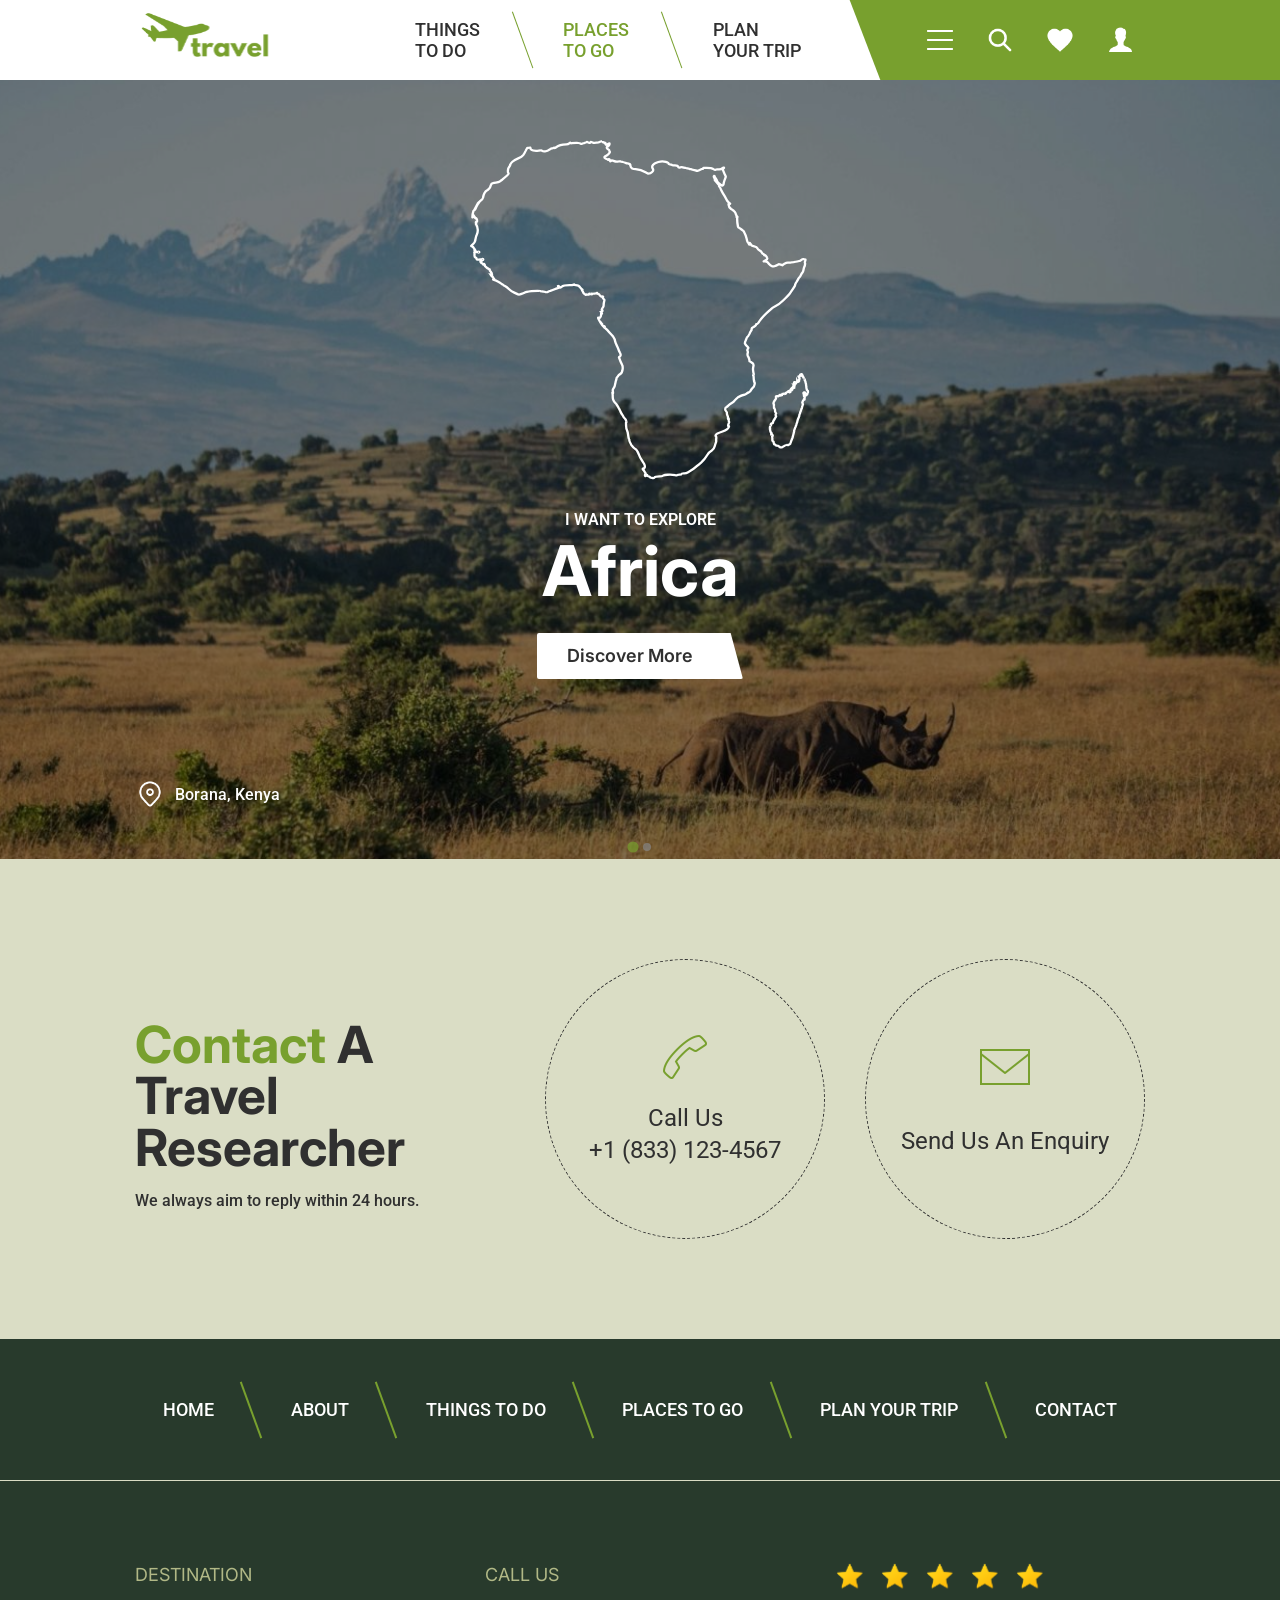
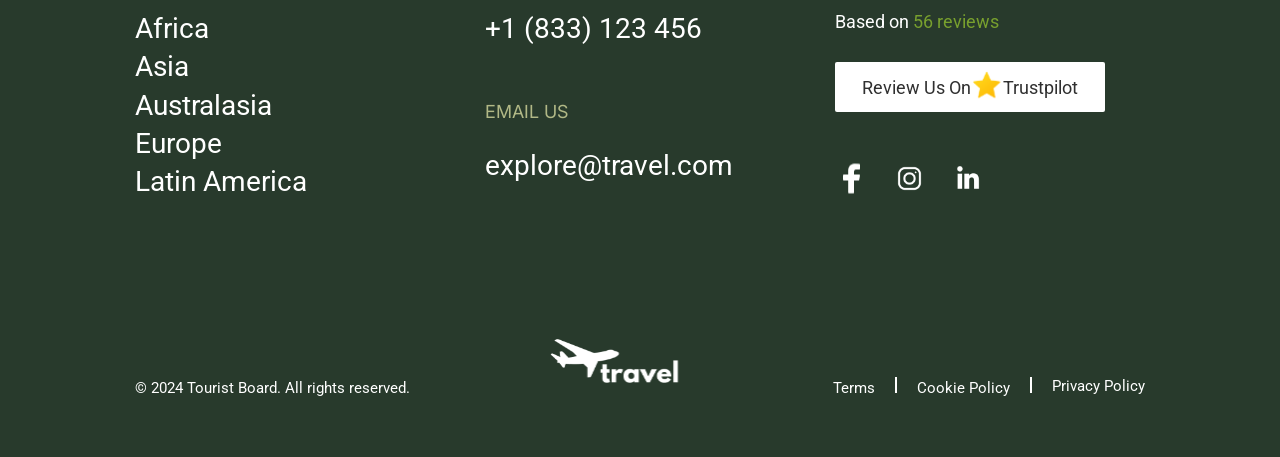
<file: places-to-go.html>
<!doctype html>
<html lang="en">
  <head>
    <meta charset="UTF-8" />
    <meta name="viewport" content="width=device-width, initial-scale=1.0" />
    <title>Travel | Purposeful Journeys</title>
    <link
      rel="stylesheet"
      href="https://cdnjs.cloudflare.com/ajax/libs/font-awesome/6.4.0/css/all.min.css"
    />
    <link
      rel="stylesheet"
      href="https://cdn.jsdelivr.net/npm/@splidejs/splide@4.1.4/dist/css/splide.min.css"
    />
    <link rel="stylesheet" href="./CSS/base.css" />
    <link rel="stylesheet" href="./CSS/hero.css" />
    <link rel="stylesheet" href="./CSS/button.css" />
    <link rel="stylesheet" href="./CSS/nav.css" />
    <link rel="stylesheet" href="./CSS/main.css" />
    <link rel="stylesheet" href="./CSS/features.css" />
    <link rel="stylesheet" href="./CSS/places.css" />
    <link rel="stylesheet" href="./CSS/slider.css" />
    <link rel="stylesheet" href="./CSS/overflow.css" />
    <link rel="stylesheet" href="./CSS/stories.css" />
    <link rel="stylesheet" href="./CSS/testimonials.css" />
    <link rel="stylesheet" href="./CSS/bgoverlap.css" />
    <link rel="stylesheet" href="./CSS/form.css" />
    <link rel="stylesheet" href="./CSS/contact.css" />
    <link rel="stylesheet" href="./CSS/footer.css" />

    <script src="https://cdn.jsdelivr.net/npm/@splidejs/splide@4.1.4/dist/js/splide.min.js"></script>
  </head>
  <body>
    <nav class="main-navigation">
      <div class="overflow-contain">
        <div class="container nav-container">
          <div class="nav-brand">
            <a href="./index.html">
              <img
                src="./images/logo_green.svg"
                alt="travel"
                class="nav-logo"
              />
            </a>
          </div>

          <ul class="nav-menu">
            <li class="nav-item">
              <a href="./things-to-do.html" class="nav-link">THINGS TO DO</a>
            </li>
            <li class="nav-item">
              <a href="./places-to-go-2.html" class="nav-link active">
                PLACES TO GO
              </a>
            </li>
            <li class="nav-item">
              <a href="./plan-your-trip.html" class="nav-link">
                PLAN YOUR TRIP
              </a>
            </li>
          </ul>

          <div class="nav-icons">
            <div class="icon menu-icon" id="hamburger" aria-label="Menu">
              <img src="./images/Menu.svg" alt="menu" />
            </div>

            <a class="icon search-icon" href="#">
              <img src="./images/Search.svg" />
            </a>
            <a class="icon heart-icon" href="#">
              <img src="./images/Heart.svg" />
            </a>
            <a class="icon account-icon" href="#">
              <img src="./images/User.svg" />
            </a>
          </div>
        </div>
      </div>
    </nav>
    <div class="side-menu" id="sideMenu">
      <div class="side-menu-header">
        <span class="close-btn" id="closeMenu">&times;</span>
      </div>

      <ul>
        <li><a href="./index.html">Home</a></li>
        <li><a href="./about.html">About</a></li>
        <li><a href="./contact.html">Contact</a></li>
      </ul>
    </div>

    <div class="overlay" id="overlay"></div>
    <main>
      <section class="explore-banner">
        <div id="explore-splide" class="splide splide-explore">
          <div class="splide__arrows">
            <button class="splide__arrow splide__arrow--prev"></button>
            <button class="splide__arrow splide__arrow--next"></button>
          </div>
          <div class="splide__track">
            <ul class="splide__list">
              <!-- Slide 1: Africa -->
              <li class="splide__slide">
                <div class="banner-slide">
                  <!-- Full-height banner image -->
                  <img
                    src="./images/borana.png"
                    alt="Africa"
                    class="banner-img"
                  />

                  <!-- SVG overlay -->
                  <img
                    src="./images/Africa.svg"
                    alt="Africa Map"
                    class="map-overlay map-africa"
                  />

                  <!-- Slide content -->
                  <div class="slide-content container">
                    <div class="text-center banner-gap-bot">
                      <span class="banner-tag">I WANT TO EXPLORE</span>
                      <h2 class="banner-title">Africa</h2>
                      <button class="btn-tilted btn-outline">
                        Discover More
                      </button>
                    </div>
                    <div class="explore-location">
                      <img
                        src="./images/Location.svg"
                        alt="Location"
                        class="location-icon"
                      />
                      <span class="location-text">Borana, Kenya</span>
                    </div>
                  </div>
                </div>
              </li>

              <!-- Slide 2: Asia -->
              <li class="splide__slide">
                <div class="banner-slide">
                  <img
                    src="./images/boudha.png"
                    alt="Asia"
                    class="banner-img"
                  />
                  <img
                    src="./images/Asia.svg"
                    alt="Asia Map"
                    class="map-overlay map-asia"
                  />

                  <div class="slide-content container">
                    <div class="text-center banner-gap-bot">
                      <span class="banner-tag">I WANT TO EXPLORE</span>
                      <h2 class="banner-title">Asia</h2>
                      <button class="btn-tilted btn-outline">
                        Discover More
                      </button>
                    </div>
                    <div class="explore-location">
                      <img
                        src="./images/Location.svg"
                        alt="Location"
                        class="location-icon"
                      />
                      <span class="location-text">Boudha Stupa, Nepal</span>
                    </div>
                  </div>
                </div>
              </li>
            </ul>
          </div>
        </div>
      </section>
      <section class="contact-cta-section section-padding bg-accent">
        <div class="container contact-grid">
          <div class="contact-text">
            <h2 class="section-heading">
              <span class="highlight">Contact</span> A Travel Researcher
            </h2>
            <p>We always aim to reply within 24 hours.</p>
          </div>
          <div class="contact-options">
            <div class="contact-option">
              <img src="./images/Call.svg" alt="Call" />
              <span class="option-label">Call Us</span>
              <a href="tel:+18331234567" class="option-value">
                +1 (833) 123-4567
              </a>
            </div>
            <div class="contact-option">
              <img src="./images/Email.svg" alt="Email" />
              <span class="option-label option-email-gap">
                <a href="mailto:explore@travel.com" class="option-value">
                  Send Us An Enquiry
                </a>
              </span>
            </div>
          </div>
        </div>
      </section>
    </main>

    <footer class="site-footer">
      <div class="footer-top border-bottom">
        <div class="container">
          <ul class="footer-nav">
            <li><a href="./index.html">HOME</a></li>
            <li><a href="./about.html">ABOUT</a></li>
            <li><a href="./things-to-do.html">THINGS TO DO</a></li>
            <li><a href="./places-to-go-2.html">PLACES TO GO</a></li>
            <li><a href="./plan-your-trip.html">PLAN YOUR TRIP</a></li>
            <li><a href="./contact.html">CONTACT</a></li>
          </ul>
        </div>
      </div>
      <div class="footer-main">
        <div class="container footer-grid">
          <div class="footer-column">
            <h4 class="footer-heading">DESTINATION</h4>
            <ul class="footer-links">
              <li><a href="about:blank" target="_blank">Africa</a></li>
              <li><a href="about:blank" target="_blank">Asia</a></li>
              <li><a href="about:blank" target="_blank">Australasia</a></li>
              <li><a href="about:blank" target="_blank">Europe</a></li>
              <li><a href="about:blank" target="_blank">Latin America</a></li>
            </ul>
          </div>
          <div class="footer-column">
            <h4 class="footer-heading">CALL US</h4>
            <p class="contacts">
              <a href="tel:+1833123456">+1 (833) 123 456</a>
            </p>

            <h4 class="footer-heading">EMAIL US</h4>
            <p class="contacts">
              <a href="mailto:explore@travel.com">explore@travel.com</a>
            </p>
          </div>
          <div class="footer-column">
            <div class="footer-reviews">
              <span class="stars">
                <div class="overall-stars mid-stars">
                  <img src="./images/Star.svg" alt="*" />
                  <img src="./images/Star.svg" alt="*" />
                  <img src="./images/Star.svg" alt="*" />
                  <img src="./images/Star.svg" alt="*" />
                  <img src="./images/Star.svg" alt="*" />
                </div>
              </span>
              <p>Based on <span class="highlight">56 reviews</span></p>
              <a href="#" class="btn-white"
                >Review Us On
                <span class="tiny-star"
                  ><img src="./images/Star.svg" alt="*"
                /></span>
                Trustpilot</a
              >
            </div>
            <div class="social-links">
              <span class="social-icon">
                <a href="about:blank" target="_blank">
                  <img src="./images/Facebook F.svg" alt="Facebook" />
                </a>
              </span>
              <span class="social-icon">
                <a href="about:blank" target="_blank">
                  <img src="./images/Instagram.svg" alt="Instagram" />
                </a>
              </span>
              <span class="social-icon">
                <a href="about:blank" target="_blank">
                  <img src="./images/LinkedIn.svg" alt="LinkedIn" />
                </a>
              </span>
            </div>
          </div>
        </div>
      </div>
      <div class="footer-bottom">
        <div class="container footer-bottom-design">
          <p>© 2024 Tourist Board. All rights reserved.</p>
          <a href="./index.html">
            <img src="./images/logo.svg" alt="travel" class="logo-img" />
          </a>
          <ul class="terms-and-policies">
            <li><a href="about:blank" target="_blank">Terms</a></li>
            <li><a href="about:blank" target="_blank">Cookie Policy</a></li>
            <li><a href="about:blank" target="_blank">Privacy Policy</a></li>
          </ul>
        </div>
      </div>
    </footer>
    <div class="search-modal" id="searchModal">
      <div class="search-box">
        <form>
          <input type="text" placeholder="Search your destination..." />
          <button type="submit">Search</button>
        </form>

        <span class="close-search" id="closeSearch">&times;</span>
      </div>
    </div>
    <script src="./script.js"></script>
    <script src="./Js/footer-seperator.js"></script>
  </body>
</html>
</file>
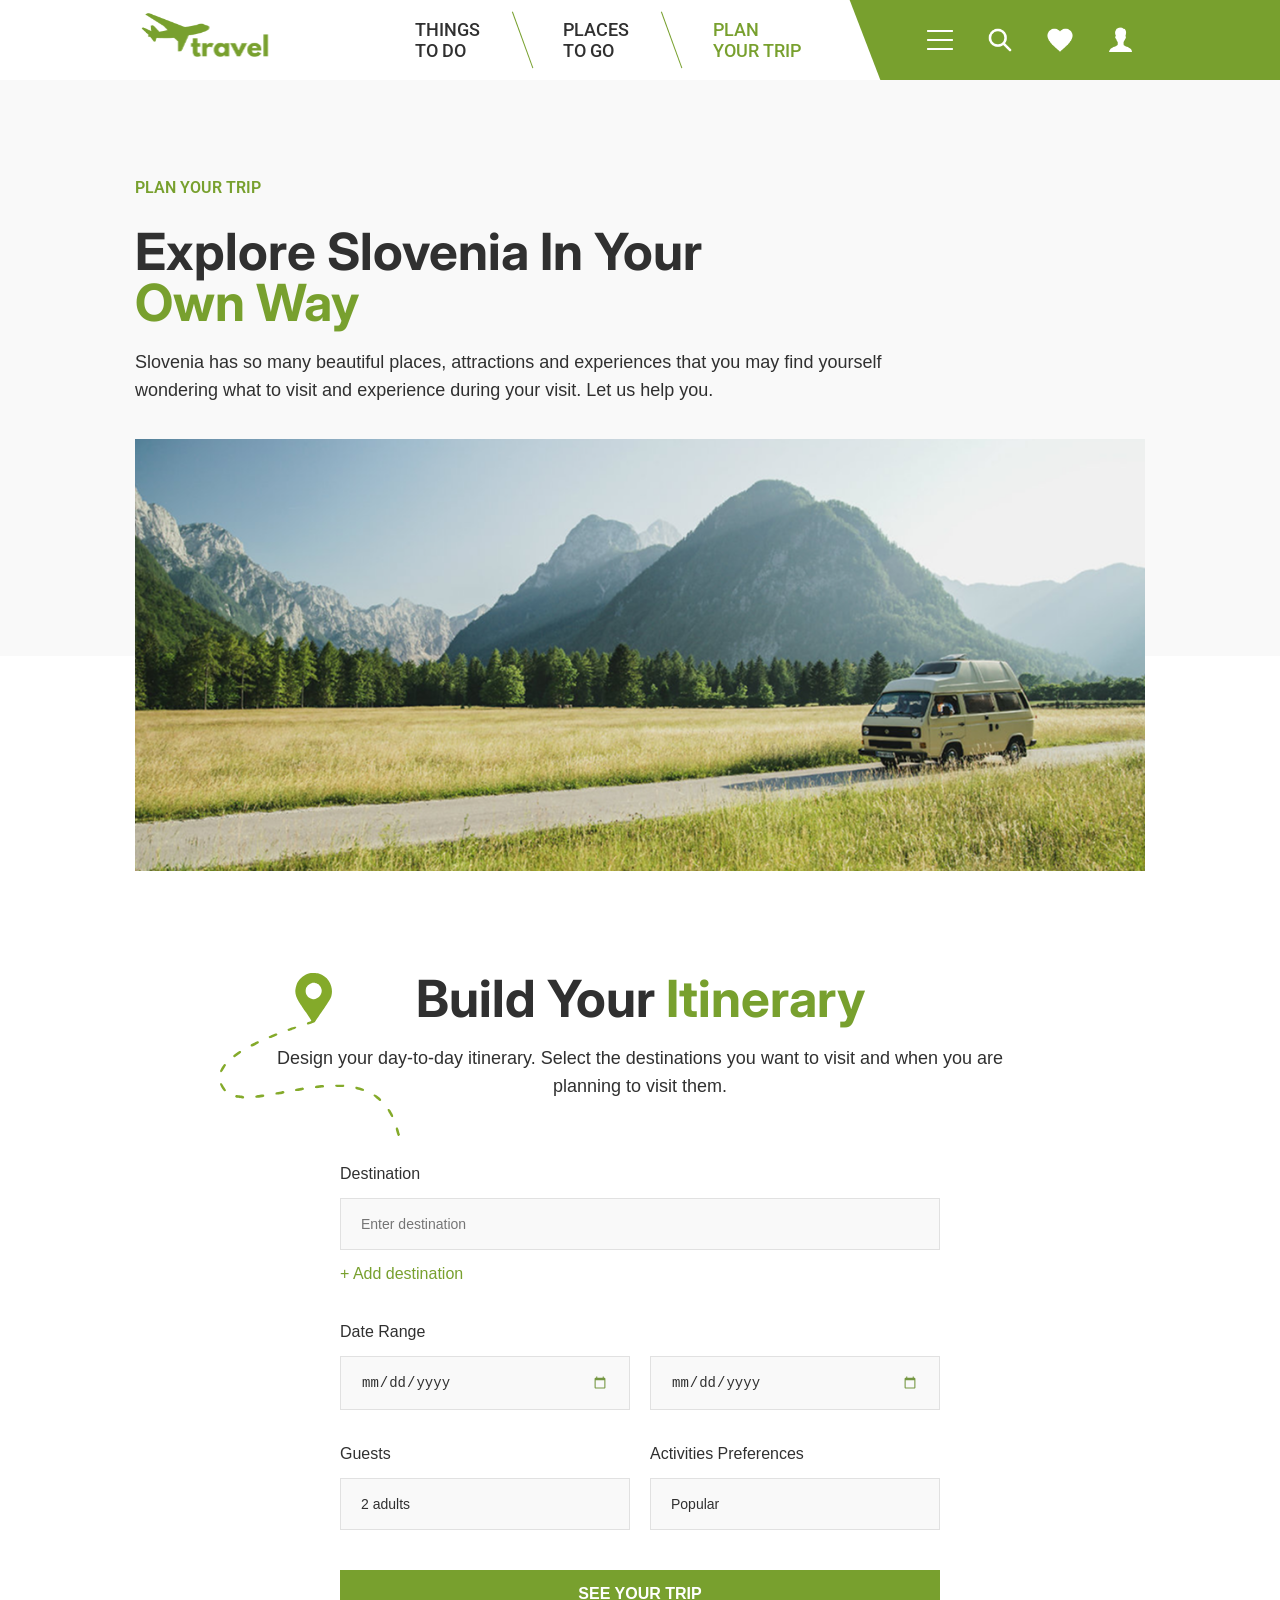
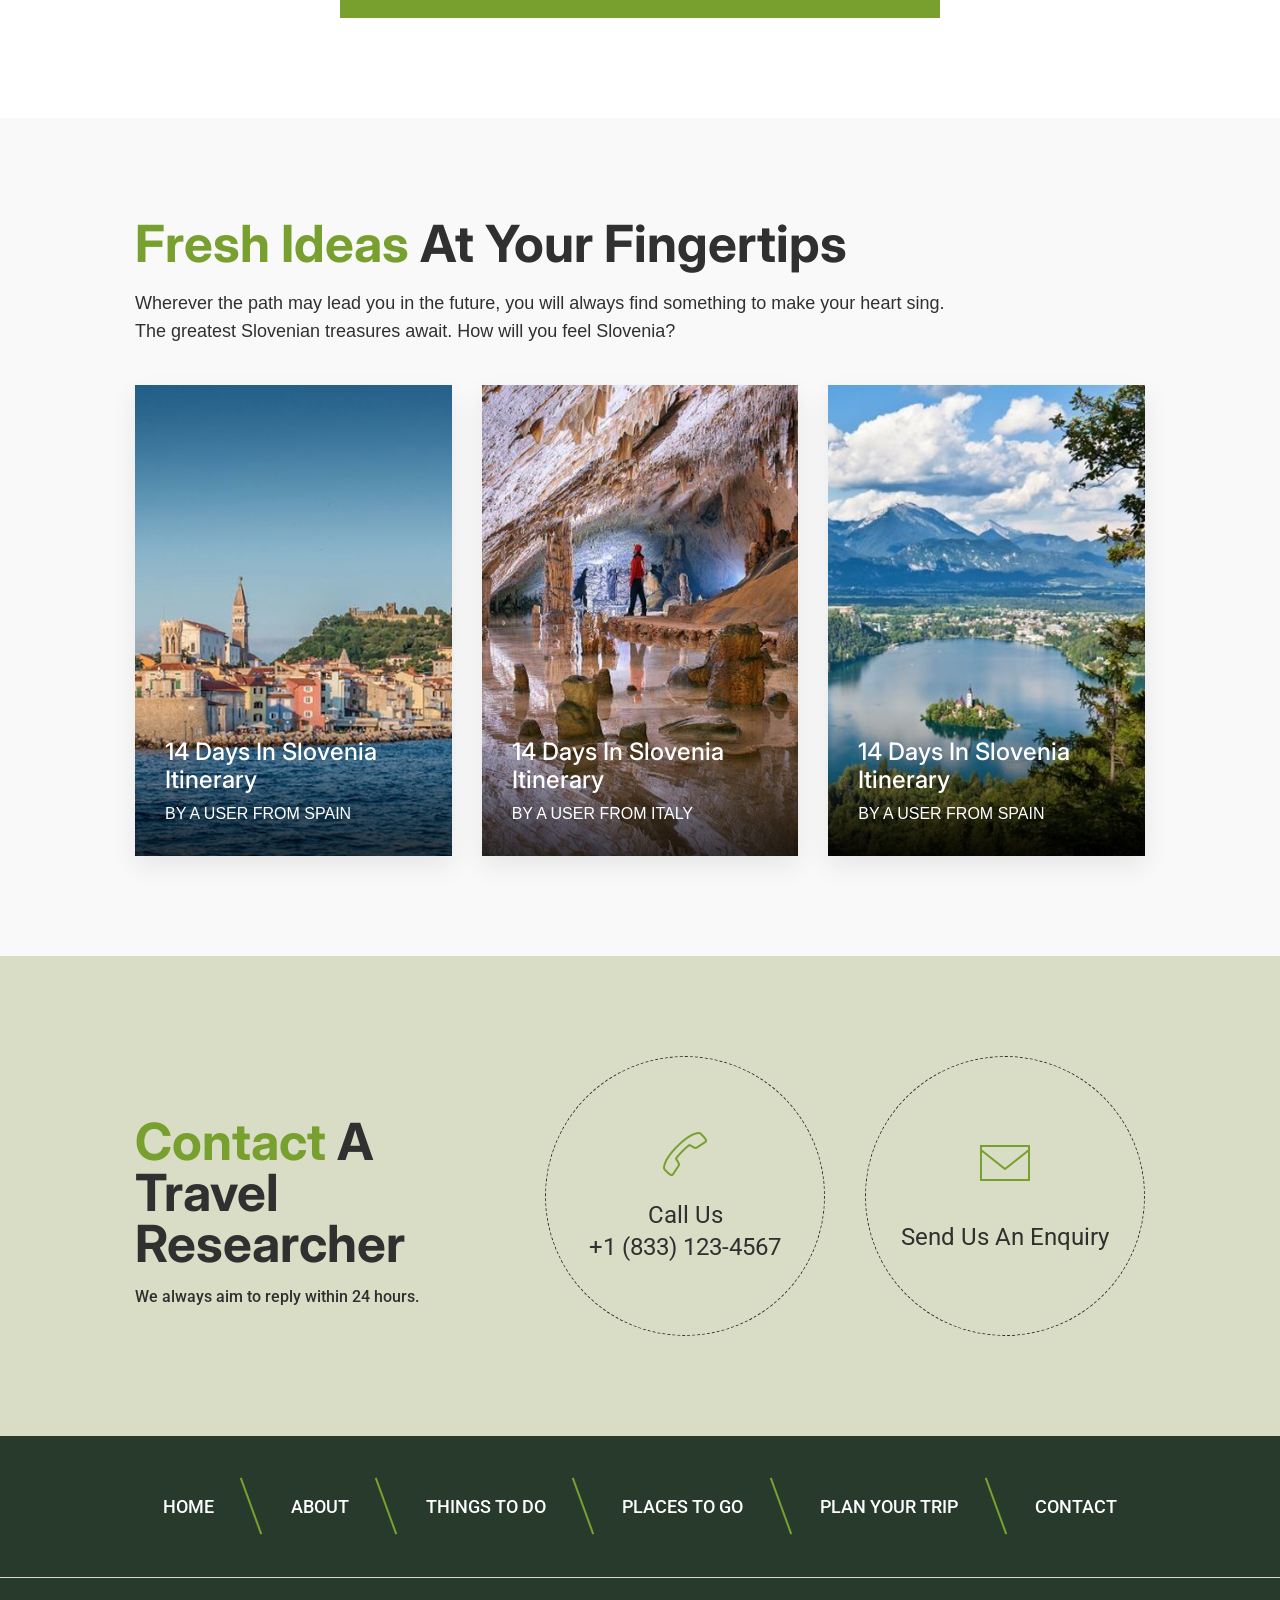
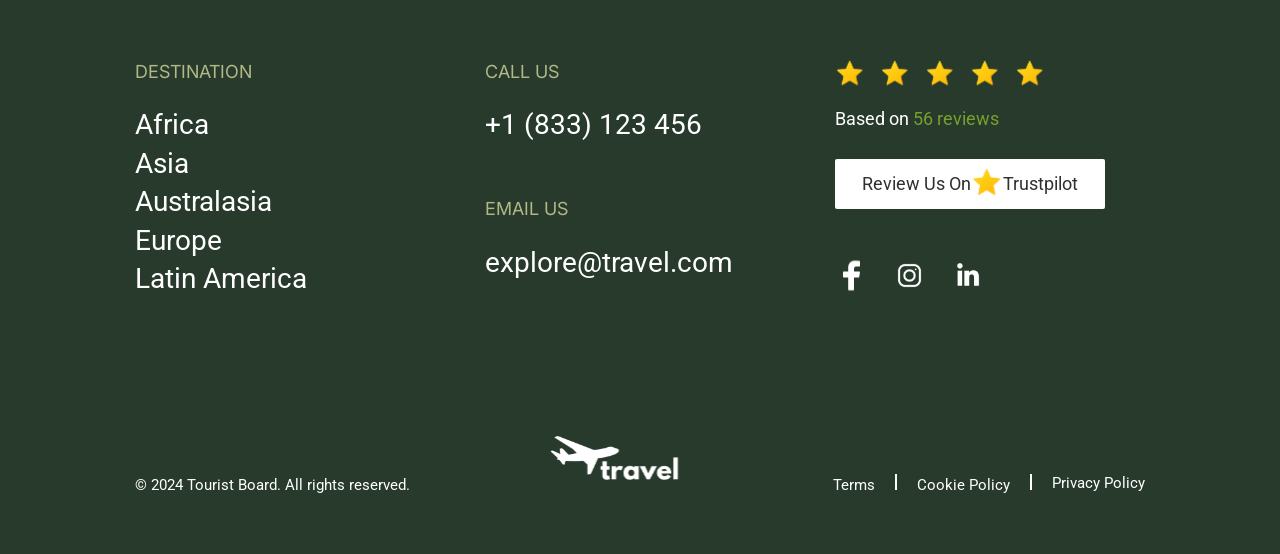
<file: plan-your-trip.html>
<!doctype html>
<html lang="en">
  <head>
    <meta charset="UTF-8" />
    <meta name="viewport" content="width=device-width, initial-scale=1.0" />
    <title>Travel | Purposeful Journeys</title>
    <link
      rel="stylesheet"
      href="https://cdnjs.cloudflare.com/ajax/libs/font-awesome/6.4.0/css/all.min.css"
    />
    <link
      rel="stylesheet"
      href="https://cdn.jsdelivr.net/npm/@splidejs/splide@4.1.4/dist/css/splide.min.css"
    />
    <link rel="stylesheet" href="./CSS/base.css" />
    <link rel="stylesheet" href="./CSS/hero.css" />
    <link rel="stylesheet" href="./CSS/button.css" />
    <link rel="stylesheet" href="./CSS/nav.css" />
    <link rel="stylesheet" href="./CSS/main.css" />
    <link rel="stylesheet" href="./CSS/testimonials.css" />
    <link rel="stylesheet" href="./CSS/plans.css" />
    <link rel="stylesheet" href="./CSS/places.css" />
    <link rel="stylesheet" href="./CSS/contact.css" />
    <link rel="stylesheet" href="./CSS/footer.css" />

    <script src="https://cdn.jsdelivr.net/npm/@splidejs/splide@4.1.4/dist/js/splide.min.js"></script>
  </head>
  <body>
    <nav class="main-navigation">
      <div class="overflow-contain">
        <div class="container nav-container">
          <div class="nav-brand">
            <a href="./index.html">
              <img
                src="./images/logo_green.svg"
                alt="travel"
                class="nav-logo"
              />
            </a>
          </div>

          <ul class="nav-menu">
            <li class="nav-item">
              <a href="./things-to-do.html" class="nav-link">THINGS TO DO</a>
            </li>
            <li class="nav-item">
              <a href="./places-to-go.html" class="nav-link">PLACES TO GO</a>
            </li>
            <li class="nav-item">
              <a href="./plan-your-trip.html" class="nav-link active">
                PLAN YOUR TRIP
              </a>
            </li>
          </ul>

          <div class="nav-icons">
            <div class="icon menu-icon" id="hamburger" aria-label="Menu">
              <img src="./images/Menu.svg" alt="menu" />
            </div>

            <a class="icon search-icon" href="#">
              <img src="./images/Search.svg" />
            </a>
            <a class="icon heart-icon" href="#">
              <img src="./images/Heart.svg" />
            </a>
            <a class="icon account-icon" href="#">
              <img src="./images/User.svg" />
            </a>
          </div>
        </div>
      </div>
    </nav>
    <div class="side-menu" id="sideMenu">
      <div class="side-menu-header">
        <span class="close-btn" id="closeMenu">&times;</span>
      </div>

      <ul>
        <li><a href="./index.html">Home</a></li>
        <li><a href="./about.html">About</a></li>
        <li><a href="./contact.html">Contact</a></li>
      </ul>
    </div>

    <div class="overlay" id="overlay"></div>
    <main>
      <section class="plan-section-head">
        <div class="container">
          <div class="section-header">
            <span class="section-tag"> plan your trip </span>
            <h2 class="section-heading">
              Explore Slovenia in your <br />
              <span class="highlight">own way</span>
            </h2>
            <p class="section-desc desc-width">
              Slovenia has so many beautiful places, attractions and experiences
              that you may find yourself wondering what to visit and experience
              during your visit. Let us help you.
            </p>
          </div>
        </div>
      </section>
      <section class="overlapping-bg">
        <div class="container">
          <img src="./images/rv.png" alt="Van" />
        </div>
      </section>
      <section class="planning-form section-padding">
        <div class="container text-center">
          <div class="section-header plan-header">
            <img
              src="./images/Destination.svg"
              class="header-bg-swash"
              alt=""
            />
            <h2 class="section-heading remove-margin-top">
              Build Your <span class="highlight">itinerary</span>
            </h2>
            <p class="section-desc section-width-plan">
              Design your day-to-day itinerary. Select the destinations you want
              to visit and when you are planning to visit them.
            </p>
          </div>
          <div class="plan-form-wrapper">
            <form action="#" method="POST" class="plan-form">
              <!-- DESTINATION -->
              <div class="form-group">
                <label for="destination">Destination</label>
                <input
                  type="text"
                  id="destination"
                  name="destination"
                  placeholder="Enter destination"
                  required
                />
                <a href="#" class="add-link">+ Add destination</a>
              </div>

              <!-- DATE RANGE -->
              <div class="form-group">
                <label>Date Range</label>
                <div class="row">
                  <input
                    type="date"
                    name="start_date"
                    placeholder="Start date"
                    required
                  />
                  <input
                    type="date"
                    name="end_date"
                    placeholder="End date"
                    required
                  />
                </div>
              </div>

              <!-- GUESTS + ACTIVITIES -->
              <div class="row">
                <div class="form-group field">
                  <label for="guests">Guests</label>
                  <select id="guests" name="guests" required>
                    <option value="2">2 adults</option>
                    <option value="1">1 adult</option>
                    <option value="3">3 adults</option>
                    <option value="4">4 adults</option>
                  </select>
                </div>

                <div class="form-group field">
                  <label for="activities">Activities Preferences</label>
                  <select id="activities" name="activities" required>
                    <option value="popular">Popular</option>
                    <option value="adventure">Adventure</option>
                    <option value="culture">Culture</option>
                  </select>
                </div>
              </div>

              <!-- SUBMIT -->
              <div class="form-actions">
                <button type="submit" class="button primary-btn">
                  SEE YOUR TRIP
                </button>
              </div>
            </form>
          </div>
        </div>
      </section>
      <section class="plan-ideas section-padding">
        <div class="container">
          <div class="section-header">
            <h2 class="section-heading remove-margin-top">
              <span class="highlight">Fresh Ideas</span> at your fingertips
            </h2>
            <p class="section-desc desc-width">
              Wherever the path may lead you in the future, you will always find
              something to make your heart sing. The greatest Slovenian
              treasures await. How will you feel Slovenia?
            </p>
          </div>
          <div class="places-grid">
            <div class="place-card plan-card">
              <a href="#">
                <img src="./images/piran.png" alt="Piran And Salt Pans" />
              </a>
              <div class="place-card-content">
                <h3 class="place-title">14 days in Slovenia Itinerary</h3>
                <p class="place-text">BY A USER FROM SPAIN</p>
              </div>
              <div class="hover-details">
                <p>Preference : August</p>
                <p>Attraction Style : Popular sights</p>
                <p>Pace : Medium</p>
              </div>
            </div>
            <div class="place-card plan-card">
              <a href="#">
                <img src="./images/postojna.png" alt="Postojna Cave" />
              </a>

              <div class="place-card-content">
                <h3 class="place-title">14 days in Slovenia Itinerary</h3>
                <p class="place-text">BY A USER FROM ITALY</p>
              </div>
              <div class="hover-details">
                <p>Preference : August</p>
                <p>Attraction Style : Popular sights</p>
                <p>Pace : Medium</p>
              </div>
            </div>
            <div class="place-card plan-card">
              <a href="#">
                <img src="./images/bled.png" alt="Bled" />
              </a>

              <div class="place-card-content">
                <div class="place-card-content">
                  <h3 class="place-title">14 days in Slovenia Itinerary</h3>
                  <p class="place-text">BY A USER FROM SPAIN</p>
                </div>
                <div class="hover-details">
                  <p>Preference : August</p>
                  <p>Attraction Style : Popular sights</p>
                  <p>Pace : Medium</p>
                </div>
              </div>
            </div>
          </div>
        </div>
      </section>
      <section class="contact-cta-section section-padding bg-accent">
        <div class="container contact-grid">
          <div class="contact-text">
            <h2 class="section-heading">
              <span class="highlight">Contact</span> A Travel Researcher
            </h2>
            <p>We always aim to reply within 24 hours.</p>
          </div>
          <div class="contact-options">
            <div class="contact-option">
              <img src="./images/Call.svg" alt="Call" />
              <span class="option-label">Call Us</span>
              <a href="tel:+18331234567" class="option-value">
                +1 (833) 123-4567
              </a>
            </div>
            <div class="contact-option">
              <img src="./images/Email.svg" alt="Email" />
              <span class="option-label option-email-gap">
                <a href="mailto:explore@travel.com" class="option-value">
                  Send Us An Enquiry
                </a>
              </span>
            </div>
          </div>
        </div>
      </section>
    </main>

    <footer class="site-footer">
      <div class="footer-top border-bottom">
        <div class="container">
          <ul class="footer-nav">
            <li><a href="./index.html">HOME</a></li>
            <li><a href="./about.html">ABOUT</a></li>
            <li><a href="./things-to-do.html">THINGS TO DO</a></li>
            <li><a href="./places-to-go.html">PLACES TO GO</a></li>
            <li><a href="./plan-your-trip.html">PLAN YOUR TRIP</a></li>
            <li><a href="./contact.html">CONTACT</a></li>
          </ul>
        </div>
      </div>
      <div class="footer-main">
        <div class="container footer-grid">
          <div class="footer-column">
            <h4 class="footer-heading">DESTINATION</h4>
            <ul class="footer-links">
              <li><a href="about:blank" target="_blank">Africa</a></li>
              <li><a href="about:blank" target="_blank">Asia</a></li>
              <li><a href="about:blank" target="_blank">Australasia</a></li>
              <li><a href="about:blank" target="_blank">Europe</a></li>
              <li><a href="about:blank" target="_blank">Latin America</a></li>
            </ul>
          </div>
          <div class="footer-column">
            <h4 class="footer-heading">CALL US</h4>
            <p class="contacts">
              <a href="tel:+1833123456">+1 (833) 123 456</a>
            </p>

            <h4 class="footer-heading">EMAIL US</h4>
            <p class="contacts">
              <a href="mailto:explore@travel.com">explore@travel.com</a>
            </p>
          </div>
          <div class="footer-column">
            <div class="footer-reviews">
              <span class="stars">
                <div class="overall-stars mid-stars">
                  <img src="./images/Star.svg" alt="*" />
                  <img src="./images/Star.svg" alt="*" />
                  <img src="./images/Star.svg" alt="*" />
                  <img src="./images/Star.svg" alt="*" />
                  <img src="./images/Star.svg" alt="*" />
                </div>
              </span>
              <p>Based on <span class="highlight">56 reviews</span></p>
              <a href="#" class="btn-white"
                >Review Us On
                <span class="tiny-star"
                  ><img src="./images/Star.svg" alt="*"
                /></span>
                Trustpilot</a
              >
            </div>
            <div class="social-links">
              <span class="social-icon">
                <a href="about:blank" target="_blank">
                  <img src="./images/Facebook F.svg" alt="Facebook" />
                </a>
              </span>
              <span class="social-icon">
                <a href="about:blank" target="_blank">
                  <img src="./images/Instagram.svg" alt="Instagram" />
                </a>
              </span>
              <span class="social-icon">
                <a href="about:blank" target="_blank">
                  <img src="./images/LinkedIn.svg" alt="LinkedIn" />
                </a>
              </span>
            </div>
          </div>
        </div>
      </div>
      <div class="footer-bottom">
        <div class="container footer-bottom-design">
          <p>© 2024 Tourist Board. All rights reserved.</p>
          <a href="./index.html">
            <img src="./images/logo.svg" alt="travel" class="logo-img" />
          </a>
          <ul class="terms-and-policies">
            <li><a href="about:blank" target="_blank">Terms</a></li>
            <li><a href="about:blank" target="_blank">Cookie Policy</a></li>
            <li><a href="about:blank" target="_blank">Privacy Policy</a></li>
          </ul>
        </div>
      </div>
    </footer>
    <div class="search-modal" id="searchModal">
      <div class="search-box">
        <form>
          <input type="text" placeholder="Search your destination..." />
          <button type="submit">Search</button>
        </form>

        <span class="close-search" id="closeSearch">&times;</span>
      </div>
    </div>
    <script src="./script.js"></script>
    <script src="./Js/footer-seperator.js"></script>
  </body>
</html>
</file>
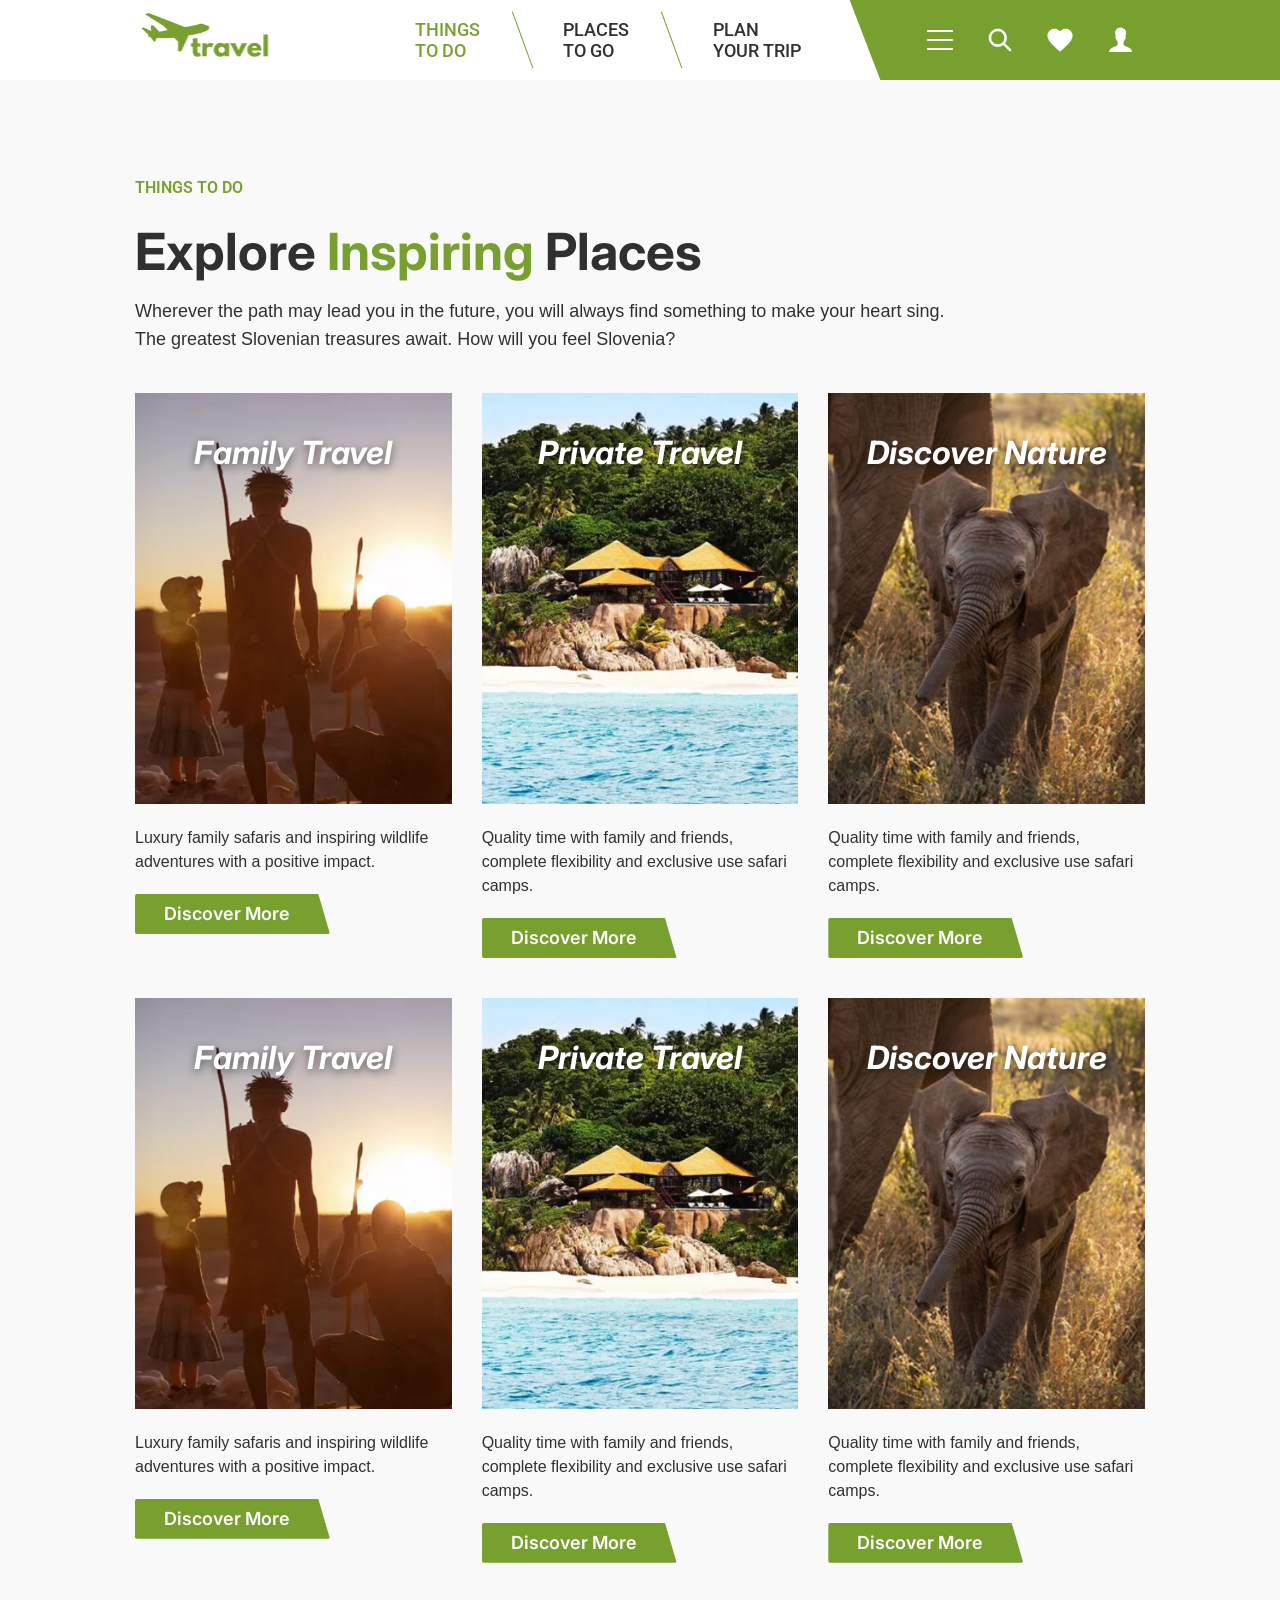
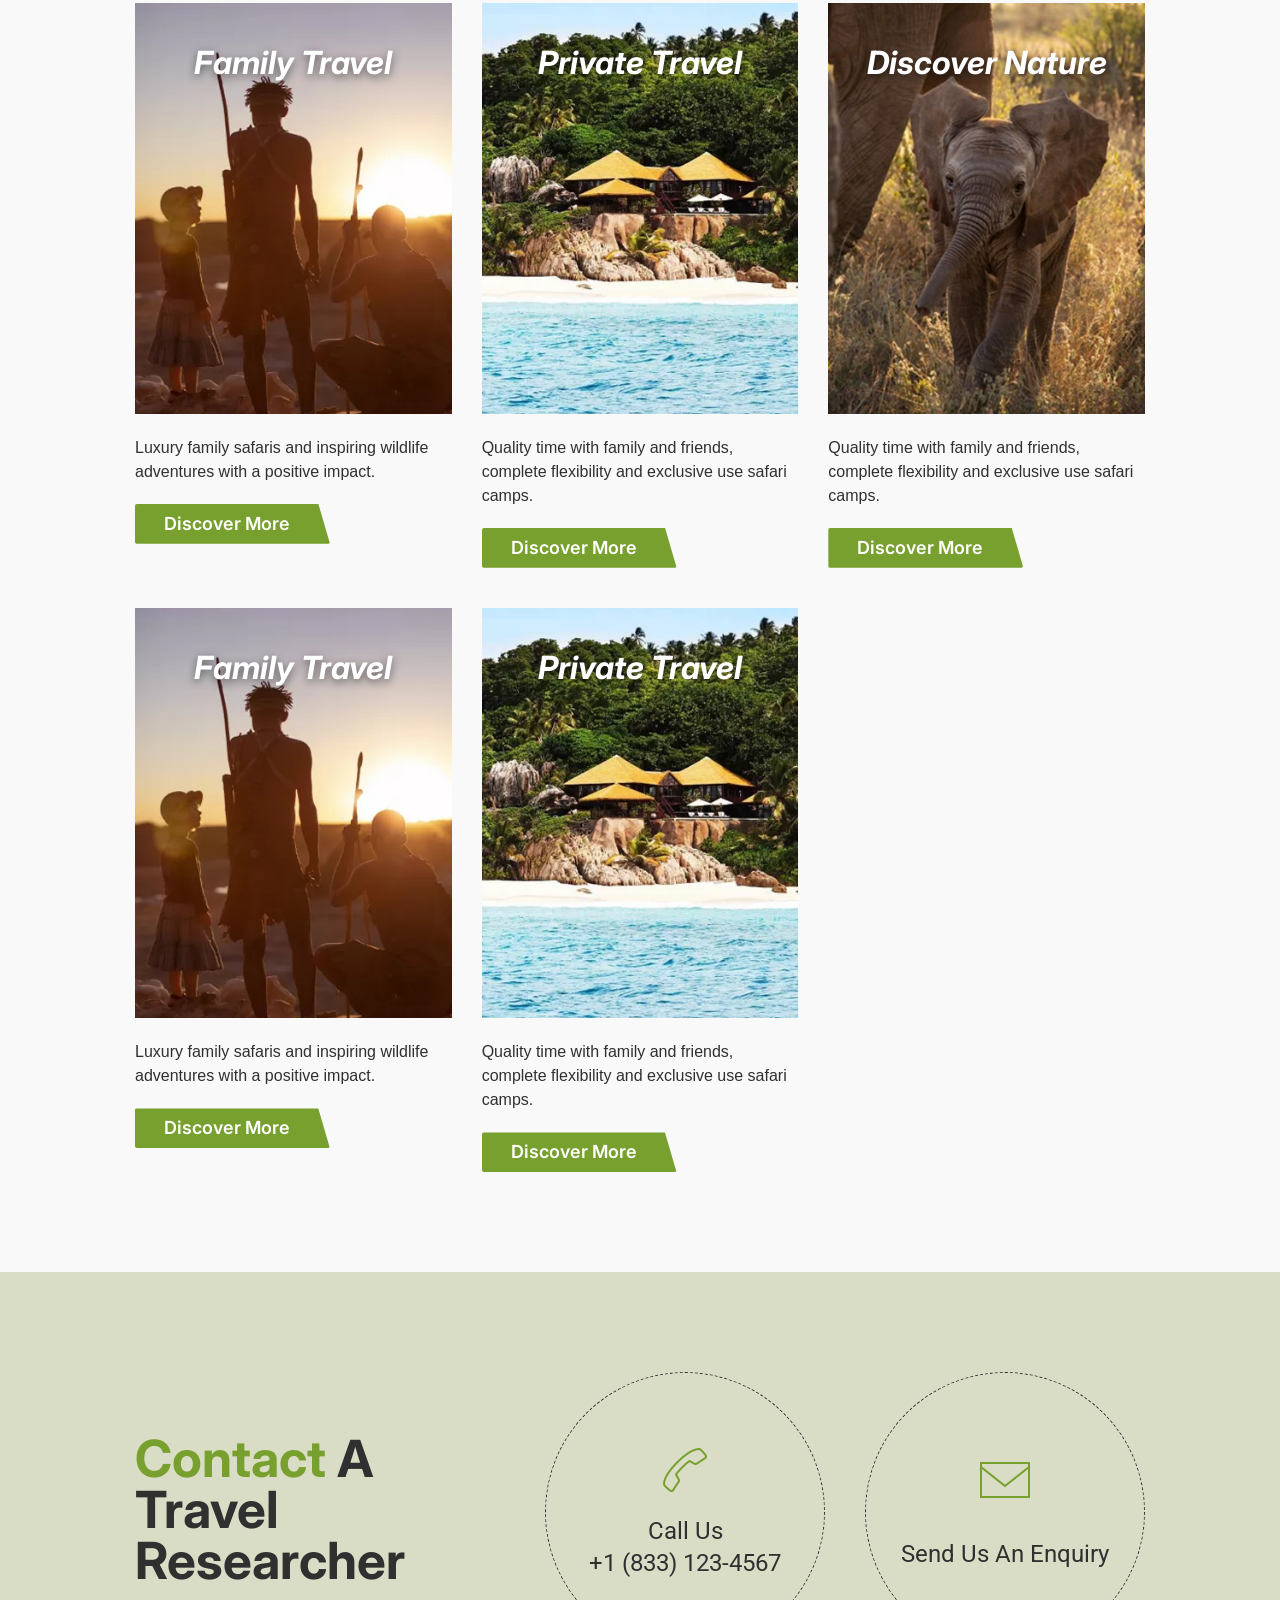
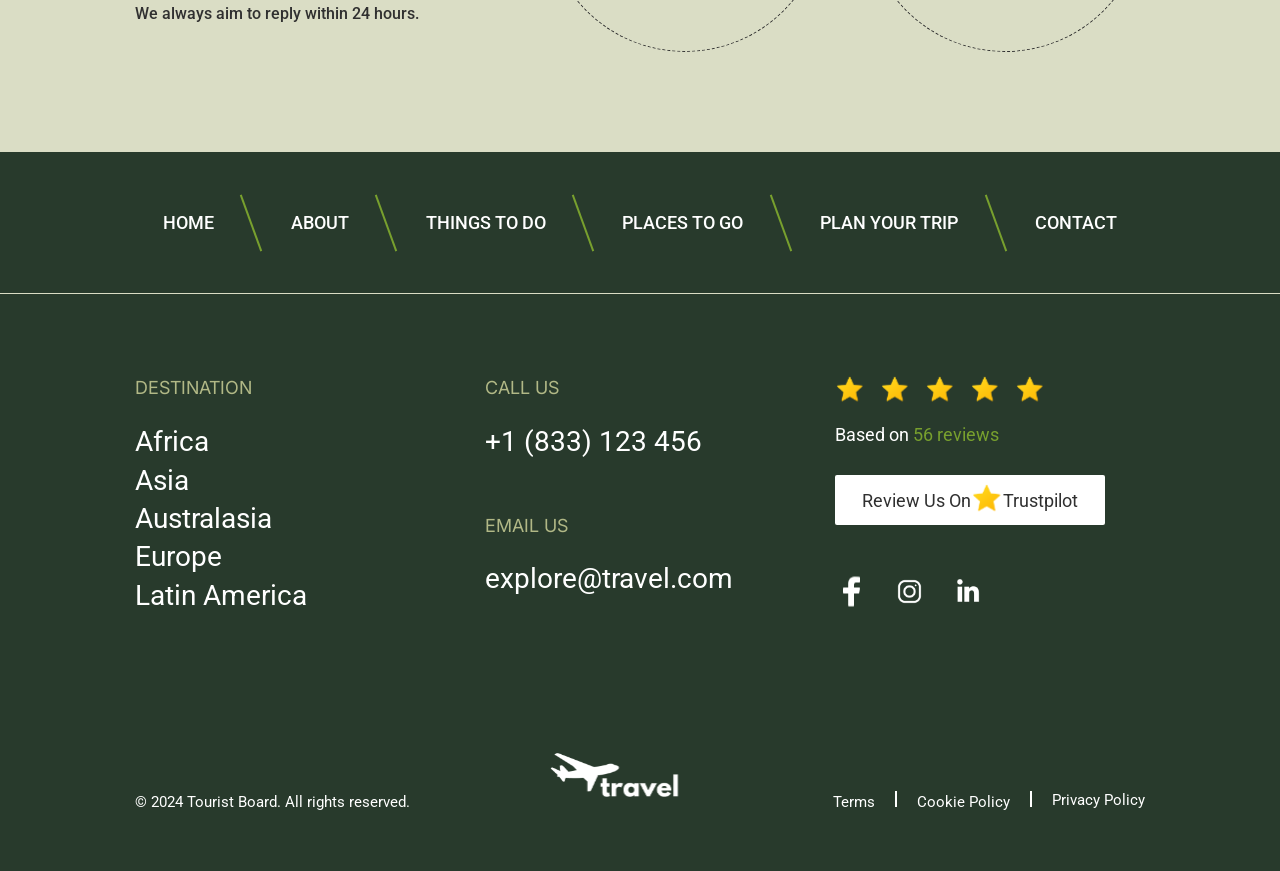
<file: things-to-do.html>
<!doctype html>
<html lang="en">
  <head>
    <meta charset="UTF-8" />
    <meta name="viewport" content="width=device-width, initial-scale=1.0" />
    <title>Travel | Purposeful Journeys</title>
    <link
      rel="stylesheet"
      href="https://cdnjs.cloudflare.com/ajax/libs/font-awesome/6.4.0/css/all.min.css"
    />
    <link
      rel="stylesheet"
      href="https://cdn.jsdelivr.net/npm/@splidejs/splide@4.1.4/dist/css/splide.min.css"
    />
    <link rel="stylesheet" href="./CSS/base.css" />
    <link rel="stylesheet" href="./CSS/hero.css" />
    <link rel="stylesheet" href="./CSS/button.css" />
    <link rel="stylesheet" href="./CSS/nav.css" />
    <link rel="stylesheet" href="./CSS/main.css" />
    <link rel="stylesheet" href="./CSS/things.css" />
    <link rel="stylesheet" href="./CSS/testimonials.css" />
    <link rel="stylesheet" href="./CSS/contact.css" />
    <link rel="stylesheet" href="./CSS/footer.css" />

    <script src="https://cdn.jsdelivr.net/npm/@splidejs/splide@4.1.4/dist/js/splide.min.js"></script>
  </head>
  <body>
    <nav class="main-navigation">
      <div class="overflow-contain">
        <div class="container nav-container">
          <div class="nav-brand">
            <a href="./index.html">
              <img
                src="./images/logo_green.svg"
                alt="travel"
                class="nav-logo"
              />
            </a>
          </div>

          <ul class="nav-menu">
            <li class="nav-item">
              <a href="./things-to-do.html" class="nav-link active">
                THINGS TO DO
              </a>
            </li>
            <li class="nav-item">
              <a href="./places-to-go.html" class="nav-link">PLACES TO GO</a>
            </li>
            <li class="nav-item">
              <a href="./plan-your-trip.html" class="nav-link">
                PLAN YOUR TRIP
              </a>
            </li>
          </ul>

          <div class="nav-icons">
            <div class="icon menu-icon" id="hamburger" aria-label="Menu">
              <img src="./images/Menu.svg" alt="menu" />
            </div>

            <a class="icon search-icon" href="#">
              <img src="./images/Search.svg" />
            </a>
            <a class="icon heart-icon" href="#">
              <img src="./images/Heart.svg" />
            </a>
            <a class="icon account-icon" href="#">
              <img src="./images/User.svg" />
            </a>
          </div>
        </div>
      </div>
    </nav>
    <div class="side-menu" id="sideMenu">
      <div class="side-menu-header">
        <span class="close-btn" id="closeMenu">&times;</span>
      </div>

      <ul>
        <li><a href="./index.html">Home</a></li>
        <li><a href="./about.html">About</a></li>
        <li><a href="./contact.html">Contact</a></li>
      </ul>
    </div>

    <div class="overlay" id="overlay"></div>
    <main>
      <section id="plan" class="things-section section-padding">
        <div class="container">
          <div class="section-header">
            <span class="section-tag">Things to do</span>
            <h2 class="section-heading">
              Explore <span class="highlight">Inspiring </span>Places
            </h2>
            <p class="section-desc desc-width">
              Wherever the path may lead you in the future, you will always find
              something to make your heart sing. The greatest Slovenian
              treasures await. How will you feel Slovenia?
            </p>
          </div>

          <div class="things-to-do-cards">
            <div class="things-to-do-card">
              <div class="things-style-image-wrapper">
                <a href="#">
                  <img src="./images/family.png" alt="Family Travel" />
                </a>
                <h3 class="things-style-title">Family Travel</h3>
              </div>
              <p>
                Luxury family safaris and inspiring wildlife adventures with a
                positive impact.
              </p>
              <button class="btn-tilted btn-primary-i">Discover More</button>
            </div>

            <div class="things-to-do-card">
              <div class="things-style-image-wrapper">
                <a href="#">
                  <img src="./images/private.png" alt="Private Travel" />
                </a>
                <h3 class="things-style-title">Private Travel</h3>
              </div>
              <p>
                Quality time with family and friends, complete flexibility and
                exclusive use safari camps.
              </p>
              <button class="btn-tilted btn-primary-i">Discover More</button>
            </div>

            <div class="things-to-do-card">
              <div class="things-style-image-wrapper">
                <a href="#">
                  <img src="./images/nature.png" alt="Discover Nature" />
                </a>
                <h3 class="things-style-title">Discover Nature</h3>
              </div>
              <p>
                Quality time with family and friends, complete flexibility and
                exclusive use safari camps.
              </p>
              <button class="btn-tilted btn-primary-i">Discover More</button>
            </div>

            <div class="things-to-do-card">
              <div class="things-style-image-wrapper">
                <a href="#">
                  <img src="./images/family.png" alt="Family Travel" />
                </a>
                <h3 class="things-style-title">Family Travel</h3>
              </div>
              <p>
                Luxury family safaris and inspiring wildlife adventures with a
                positive impact.
              </p>
              <button class="btn-tilted btn-primary-i">Discover More</button>
            </div>

            <div class="things-to-do-card">
              <div class="things-style-image-wrapper">
                <a href="#">
                  <img src="./images/private.png" alt="Private Travel" />
                </a>
                <h3 class="things-style-title">Private Travel</h3>
              </div>
              <p>
                Quality time with family and friends, complete flexibility and
                exclusive use safari camps.
              </p>
              <button class="btn-tilted btn-primary-i">Discover More</button>
            </div>

            <div class="things-to-do-card">
              <div class="things-style-image-wrapper">
                <a href="#">
                  <img src="./images/nature.png" alt="Discover Nature" />
                </a>
                <h3 class="things-style-title">Discover Nature</h3>
              </div>
              <p>
                Quality time with family and friends, complete flexibility and
                exclusive use safari camps.
              </p>
              <button class="btn-tilted btn-primary-i">Discover More</button>
            </div>
            <div class="things-to-do-card">
              <div class="things-style-image-wrapper">
                <a href="#">
                  <img src="./images/family.png" alt="Family Travel" />
                </a>
                <h3 class="things-style-title">Family Travel</h3>
              </div>
              <p>
                Luxury family safaris and inspiring wildlife adventures with a
                positive impact.
              </p>
              <button class="btn-tilted btn-primary-i">Discover More</button>
            </div>

            <div class="things-to-do-card">
              <div class="things-style-image-wrapper">
                <a href="#">
                  <img src="./images/private.png" alt="Private Travel" />
                </a>
                <h3 class="things-style-title">Private Travel</h3>
              </div>
              <p>
                Quality time with family and friends, complete flexibility and
                exclusive use safari camps.
              </p>
              <button class="btn-tilted btn-primary-i">Discover More</button>
            </div>

            <div class="things-to-do-card">
              <div class="things-style-image-wrapper">
                <a href="#">
                  <img src="./images/nature.png" alt="Discover Nature" />
                </a>
                <h3 class="things-style-title">Discover Nature</h3>
              </div>
              <p>
                Quality time with family and friends, complete flexibility and
                exclusive use safari camps.
              </p>
              <button class="btn-tilted btn-primary-i">Discover More</button>
            </div>
            <div class="things-to-do-card">
              <div class="things-style-image-wrapper">
                <a href="#">
                  <img src="./images/family.png" alt="Family Travel" />
                </a>
                <h3 class="things-style-title">Family Travel</h3>
              </div>
              <p>
                Luxury family safaris and inspiring wildlife adventures with a
                positive impact.
              </p>
              <button class="btn-tilted btn-primary-i">Discover More</button>
            </div>

            <div class="things-to-do-card">
              <div class="things-style-image-wrapper">
                <a href="#">
                  <img src="./images/private.png" alt="Private Travel" />
                </a>
                <h3 class="things-style-title">Private Travel</h3>
              </div>
              <p>
                Quality time with family and friends, complete flexibility and
                exclusive use safari camps.
              </p>
              <button class="btn-tilted btn-primary-i">Discover More</button>
            </div>
          </div>
        </div>
      </section>
      <section class="contact-cta-section section-padding bg-accent">
        <div class="container contact-grid">
          <div class="contact-text">
            <h2 class="section-heading">
              <span class="highlight">Contact</span> A Travel Researcher
            </h2>
            <p>We always aim to reply within 24 hours.</p>
          </div>
          <div class="contact-options">
            <div class="contact-option">
              <img src="./images/Call.svg" alt="Call" />
              <span class="option-label">Call Us</span>
              <a href="tel:+18331234567" class="option-value">
                +1 (833) 123-4567
              </a>
            </div>
            <div class="contact-option">
              <img src="./images/Email.svg" alt="Email" />
              <span class="option-label option-email-gap">
                <a href="mailto:explore@travel.com" class="option-value">
                  Send Us An Enquiry
                </a>
              </span>
            </div>
          </div>
        </div>
      </section>
    </main>

    <footer class="site-footer">
      <div class="footer-top border-bottom">
        <div class="container">
          <ul class="footer-nav">
            <li><a href="./index.html">HOME</a></li>
            <li><a href="./about.html">ABOUT</a></li>
            <li><a href="./things-to-do.html">THINGS TO DO</a></li>
            <li><a href="./places-to-go.html">PLACES TO GO</a></li>
            <li><a href="./plan-your-trip.html">PLAN YOUR TRIP</a></li>
            <li><a href="./contact.html">CONTACT</a></li>
          </ul>
        </div>
      </div>
      <div class="footer-main">
        <div class="container footer-grid">
          <div class="footer-column">
            <h4 class="footer-heading">DESTINATION</h4>
            <ul class="footer-links">
              <li><a href="about:blank" target="_blank">Africa</a></li>
              <li><a href="about:blank" target="_blank">Asia</a></li>
              <li><a href="about:blank" target="_blank">Australasia</a></li>
              <li><a href="about:blank" target="_blank">Europe</a></li>
              <li><a href="about:blank" target="_blank">Latin America</a></li>
            </ul>
          </div>
          <div class="footer-column">
            <h4 class="footer-heading">CALL US</h4>
            <p class="contacts">
              <a href="tel:+1833123456">+1 (833) 123 456</a>
            </p>

            <h4 class="footer-heading">EMAIL US</h4>
            <p class="contacts">
              <a href="mailto:explore@travel.com">explore@travel.com</a>
            </p>
          </div>
          <div class="footer-column">
            <div class="footer-reviews">
              <span class="stars">
                <div class="overall-stars mid-stars">
                  <img src="./images/Star.svg" alt="*" />
                  <img src="./images/Star.svg" alt="*" />
                  <img src="./images/Star.svg" alt="*" />
                  <img src="./images/Star.svg" alt="*" />
                  <img src="./images/Star.svg" alt="*" />
                </div>
              </span>
              <p>Based on <span class="highlight">56 reviews</span></p>
              <a href="#" class="btn-white"
                >Review Us On
                <span class="tiny-star"
                  ><img src="./images/Star.svg" alt="*"
                /></span>
                Trustpilot</a
              >
            </div>
            <div class="social-links">
              <span class="social-icon">
                <a href="about:blank" target="_blank">
                  <img src="./images/Facebook F.svg" alt="Facebook" />
                </a>
              </span>
              <span class="social-icon">
                <a href="about:blank" target="_blank">
                  <img src="./images/Instagram.svg" alt="Instagram" />
                </a>
              </span>
              <span class="social-icon">
                <a href="about:blank" target="_blank">
                  <img src="./images/LinkedIn.svg" alt="LinkedIn" />
                </a>
              </span>
            </div>
          </div>
        </div>
      </div>
      <div class="footer-bottom">
        <div class="container footer-bottom-design">
          <p>© 2024 Tourist Board. All rights reserved.</p>
          <a href="./index.html">
            <img src="./images/logo.svg" alt="travel" class="logo-img" />
          </a>
          <ul class="terms-and-policies">
            <li><a href="about:blank" target="_blank">Terms</a></li>
            <li><a href="about:blank" target="_blank">Cookie Policy</a></li>
            <li><a href="about:blank" target="_blank">Privacy Policy</a></li>
          </ul>
        </div>
      </div>
    </footer>
    <div class="search-modal" id="searchModal">
      <div class="search-box">
        <form>
          <input type="text" placeholder="Search your destination..." />
          <button type="submit">Search</button>
        </form>

        <span class="close-search" id="closeSearch">&times;</span>
      </div>
    </div>
    <script src="./script.js"></script>
    <script src="./Js/footer-seperator.js"></script>
  </body>
</html>
</file>
<file: CSS/base.css>
@import url("https://fonts.googleapis.com/css2?family=Inter:ital,opsz,wght@0,14..32,100..900;1,14..32,100..900&family=Roboto:ital,wght@0,100..900;1,100..900&display=swap");
@import url("https://fonts.cdnfonts.com/css/manrope");
:root {
  /* Font */
  --title-font: "Inter", sans-serif;
  --body-font: "Roboto", sans-serif;
  --extra-font: "Manrope", sans-serif;
  /* Colors */
  --primary-green: #78a02e;
  --hover-green: #5b791c;
  --white: #ffffff;
  --text-dark: #303030;
  --text-gray: #888888;
  --bg-gray: #f9f9f9;
  --bg-yellow: #daddc5;
  --bg-cloud: #f0eeeb;
  --bg-green: #283a2c;
  --gap-side: 13.5rem;
  --gap-top-bottom: 10rem;
  --max-width: 1440px;
  /* Transitions */
  --transition: all 0.3s ease;
}

* {
  box-sizing: border-box;
  margin: 0;
  padding: 0;
}

html {
  /* 1rem = 10px calculation for easier math */
  font-size: 62.5%;
  scroll-behavior: smooth;
}

body {
  font-family: var(--body-font);
  color: var(--text-dark);
  background-color: var(--white);

  -webkit-font-smoothing: antialiased; /* Chrome, Safari, Edge */
  -moz-osx-font-smoothing: grayscale; /* Firefox */
  text-rendering: optimizeLegibility;
}

.container {
  width: 100%;
  max-width: var(--max-width);
  margin: 0 auto;
  padding: 0 var(--gap-side);
}

/* ========================= */
/* RESPONSIVE BASE STYLES */
/* ========================= */
/* Laptop / smaller desktops */
@media (max-width: 1200px) {
  :root {
    --gap-side: 10rem; /* reduce side padding */
    --gap-top-bottom: 8rem; /* reduce vertical spacing */
  }
}

/* Tablet */
@media (max-width: 1024px) {
  :root {
    --gap-side: 6rem;
    --gap-top-bottom: 6rem;
  }

  body {
    font-size: 1.4rem; /* slightly smaller text */
  }
}

/* Large mobile / portrait tablets */
@media (max-width: 768px) {
  :root {
    --gap-side: 3rem;
    --gap-top-bottom: 5rem;
  }
  html {
    font-size: 56.25%;
  }

  body {
    font-size: 1.2rem;
  }
}

/* Small mobile / phones */
@media (max-width: 480px) {
  :root {
    --gap-side: 3rem;
    --gap-top-bottom: 5rem;
  }
  html {
    font-size: 50%;
  }
  body {
    font-size: 1.1rem;
  }
}
</file>
<file: CSS/hero.css>
/* --- HERO SECTION --- */
.hero-section {
  position: relative;
  min-height: auto;
  padding-bottom: 15rem;
  width: 100%;
  display: flex;
  flex-direction: column;
  overflow: hidden; /* important */
}

/* Background image */
.hero-bg {
  position: absolute;
  top: 0;
  left: 0;
  width: 100%;
  height: 100%;
  object-fit: cover;
  z-index: -2;
}

/* Dark overlay (replaces your gradient) */
.hero-section::before {
  content: "";
  position: absolute;
  inset: 0;
  background: rgba(0, 0, 0, 0.5);
  z-index: -1;
}

/* LOGO */
.logo-wrapper {
  padding-top: 3rem;
}

/* ===== LOGO CENTERING RESPONSIVE ===== */
@media (max-width: 1200px) {
  .logo-wrapper {
    display: flex;
    justify-content: center; /* center horizontally */
  }
}

/* HERO BODY */
.hero-body {
  flex: 1;
  display: flex;
  align-items: center;
  justify-content: space-between;
  gap: 15rem;
}

/* CONTENT */
.hero-content {
  padding-top: var(--gap-top-bottom);
  max-width: 60rem; /* prevents overflow */
}

.hero-subtitle {
  font-family: var(--body-font);
  color: var(--white);
  font-weight: 600;
  font-size: 1.6rem;
  text-transform: uppercase;
}

.hero-title {
  font-family: var(--title-font);
  color: var(--white);
  font-weight: 700;
  font-size: 5.2rem;
  line-height: 1.1;
  margin-top: 3rem;
  text-transform: capitalize;
}

.hero-cta {
  margin-top: 4rem;
}

/* VIDEO */
.hero-video {
  flex-shrink: 0;
  padding-top: 13.5rem;
  padding-right: 16.5rem;
}

.video-wrapper {
  position: relative;
  width: 24rem;
  height: 24rem;
  display: flex;
  justify-content: center;
  align-items: center;
}

/* DOTS */
.dots-circle {
  position: absolute;
  inset: 0;
  border-radius: 50%;
  background-image: radial-gradient(
    rgba(255, 255, 255, 0.572) 1.5px,
    transparent 1.5px
  );
  background-size: 1.5rem 1.5rem;
  -webkit-mask-image: radial-gradient(
    circle,
    transparent 5.5rem,
    var(--text-dark) 5.6rem
  );
  mask-image: radial-gradient(
    circle,
    transparent 5.5rem,
    var(--text-dark) 5.6rem
  );
}

/* PLAY BUTTON */
.play-circle {
  width: 12rem;
  height: 12rem;
  background-color: var(--primary-green);
  border: 3.4rem solid var(--white);
  border-radius: 50%;
  display: flex;
  justify-content: center;
  align-items: center;
  cursor: pointer;
  z-index: 5;
  transition: var(--transition);
  box-shadow: 0 1rem 2rem rgba(0, 0, 0, 0.3);
}

.play-circle:hover {
  transform: scale(1.1);
}

.play-circle i {
  color: var(--white);
  font-size: 2rem;
  margin-left: 0.5rem; /* Adjust for better centering */
}

/* ========================= */
/* RESPONSIVE HERO ALIGNMENT */
/* ========================= */

/* Tablet */
@media (max-width: 1200px) {
  .hero-body {
    justify-content: center; /* center everything horizontally */
    align-items: center; /* center vertically */
    gap: 6rem;
  }

  .hero-content {
    text-align: center; /* center text */
  }

  .hero-title {
    font-size: 4rem;
  }

  .hero-video {
    padding-right: 0; /* remove extra spacing */
  }

  .video-wrapper {
    width: 20rem;
    height: 20rem;
    margin: 0 auto; /* center video */
  }

  .play-circle {
    width: 10rem;
    height: 10rem;
    border-width: 2.5rem;
  }
}

/* Mobile */
@media (max-width: 768px) {
  .hero-body {
    flex-direction: column;
    align-items: center;
    gap: 4rem;
  }
  .hero-section {
    padding-bottom: 8rem;
  }
  .hero-content {
    text-align: center;
  }

  /* .hero-title {
    font-size: 3.2rem;
  } */

  .hero-video {
    padding: 0;
    margin: 0 auto;
    align-self: center;
  }

  .video-wrapper {
    width: 18rem;
    height: 18rem;
    margin: 0 auto;
  }

  .play-circle {
    width: 9rem;
    height: 9rem;
    border-width: 2rem;
  }
}

/* Small Mobile */
@media (max-width: 480px) {
  .hero-section {
    padding-bottom: 5rem;
  }

  .hero-body {
    flex-direction: column;
    align-items: center;
    gap: 3rem;
  }

  .hero-content {
    text-align: center;
  }

  /* .hero-title {
    font-size: 2.6rem;
  } */

  /* .hero-subtitle {
    font-size: 1.4rem;
  } */

  .hero-video {
    margin: 0 auto;
  }

  .play-circle {
    width: 7rem;
    height: 7rem;
    border-width: 1.3rem;
  }
}
</file>
<file: CSS/button.css>
/* ==============================
   BASE BUTTON
============================== */
button {
  position: relative;
  display: inline-block;
  font-family: var(--title-font);
  color: var(--white);
  font-weight: 600;
  font-size: 1.8rem;
  line-height: 1;
  cursor: pointer;
  overflow: hidden;
  background: transparent;
  transition: var(--transition);
  z-index: 0;
  border-radius: 0.2rem;
}

/* ==============================
   SHARED TILTED SHAPE
============================== */
.btn-tilted::after {
  content: "";
  position: absolute;
  inset: 0;
  z-index: -1;
  transition: var(--transition);
  clip-path: polygon(0 0, 94% 0, 100% 100%, 0% 100%);
}

/* ==============================
   PRIMARY BUTTON
============================== */
.btn-primary,
.btn-primary-i {
  border: none;
}

.btn-primary {
  padding: 1.4rem 5rem 1.4rem 3rem;
}

.btn-primary-i {
  padding: 1.1rem 4rem 1.1rem 2.9rem;
}

.btn-primary::after,
.btn-primary-i::after {
  background: var(--primary-green);
}

.btn-primary:hover::after,
.btn-primary-i:hover::after {
  background: var(--hover-green);
}

/* ==============================
   OUTLINE BUTTON
============================== */
.btn-outline,
.btn-outline-dark {
  padding: 1.4rem 5rem 1.4rem 3rem;
  background: transparent;
  border: none;
}

.btn-outline {
  color: var(--text-dark);
}

.btn-outline-dark {
  color: var(--white);
}

.btn-outline.btn-tilted::after {
  background: var(--white);
}

.btn-outline-dark.btn-tilted::after {
  background: var(--text-dark);
}

.btn-outline:hover {
  color: var(--white);
}

.btn-outline.btn-tilted:hover::after {
  background: var(--text-gray);
}

.btn-outline-dark.btn-tilted:hover::after {
  background: var(--primary-green);
}

/* ==============================
   RESPONSIVE
============================== */

/* Tablets */
@media (max-width: 1024px) {
  button {
    font-size: 1.6rem;
  }

  .btn-primary,
  .btn-outline,
  .btn-outline-dark {
    padding: 1.2rem 4rem 1.2rem 2.5rem;
  }

  .btn-primary-i {
    padding: 1rem 3.5rem 1rem 2.4rem;
  }
}
</file>
<file: CSS/nav.css>
/* ==============================
   MAIN NAVIGATION
============================== */
@keyframes slideDown {
  from {
    transform: translateY(-100%);
  }
  to {
    transform: translateY(0);
  }
}
.main-navigation {
  position: relative;
  z-index: 100;

  background: var(--white);
  width: 100%;
  transition:
    box-shadow 0.3s ease,
    transform 0.3s ease;
}
.main-navigation.sticky {
  position: fixed;
  top: 0;
  left: 0;
  width: 100%;
  z-index: 500;
  animation: slideDown 0.3s ease forwards;
  box-shadow: 0 0.4rem 1rem rgba(0, 0, 0, 0.08);
}
body.nav-active {
  padding-top: 10rem; /* match navbar height */
}
.overflow-contain {
  overflow: hidden;
}
.nav-container {
  display: flex;
  align-items: center;
}

.nav-brand {
  padding-right: 12.5rem;
}

.nav-logo {
  width: 15.5rem;
  height: auto;
}

.nav-menu {
  list-style: none;
  display: flex;
  gap: 4rem;
  padding-right: 11rem;
  max-width: 100%;
}

.nav-item {
  display: flex;
  align-items: center;
}

.nav-item:not(:last-child)::after {
  content: "";
  display: inline-block;
  width: 0.2rem;
  height: 6rem;
  background-color: var(--primary-green);
  margin-left: 4rem;
  transform: rotate(160deg);
}

.nav-link {
  font-family: var(--body-font);
  color: var(--text-dark);
  text-decoration: none;
  font-weight: 500;
  font-size: 1.8rem;
  text-transform: uppercase;
  transition: color 0.2s;
}

.nav-link:hover,
.active {
  color: var(--primary-green);
}

/* ==============================
   NAV ICONS
============================== */
.nav-icons {
  position: relative;
  display: flex;
  gap: 3rem;
  align-items: center;
  padding: 2.5rem 1rem;

  margin-left: auto; /* push to right */
  flex: 1; /* fill remaining space */

  transform: skewX(21deg);
}

.nav-icons::before {
  content: "";
  position: absolute;

  top: 0;
  left: -5rem; /* extend slightly left for smooth join */
  right: -100vw; /* stretch fully to screen edge */
  bottom: 0;
  background: var(--primary-green);
  z-index: -1;
}
.nav-icons > * {
  transform: skewX(-21deg);
}
.icon {
  display: flex;
  align-items: center;
  justify-content: center;
  cursor: pointer;
  transition:
    transform 0.2s ease,
    opacity 0.2s ease;
}

.icon:hover {
  transform: skewX(-21deg);
  opacity: 0.8;
}

.icon img {
  width: 3rem;
  height: 3rem;
}

/* SIDE MENU */

.side-menu {
  position: fixed;
  top: 0;
  right: -100%;
  width: 30rem;
  height: 100vh;
  background: #fff;
  box-shadow: -2px 0 10px rgba(0, 0, 0, 0.1);
  transition: 0.3s ease;
  z-index: 1000;
  padding-top: 6rem;
}

.side-menu.active {
  right: 0;
}

.side-menu ul {
  list-style: none;
  padding: 0;
}

.side-menu li {
  padding: 1.8rem 2.5rem;
  border-bottom: 1px solid #eee;
}

.side-menu a {
  text-decoration: none;
  color: var(--text-dark);
  font-size: 1.8rem;
  font-weight: 500;
}

.side-menu a:hover {
  color: var(--primary-green);
}
/* HEADER (for close button) */
.side-menu-header {
  display: flex;
  justify-content: flex-end;
  padding: 1.5rem 2rem;
}

/* CLOSE BUTTON */
.close-btn {
  font-size: 3rem;
  cursor: pointer;
  color: var(--text-dark);
  transition: 0.2s;
}

.close-btn:hover {
  color: var(--primary-green);
}

/* ==============================
   RESPONSIVE SIDE MENU
============================== */

/* Tablet */
@media (max-width: 1200px) {
  .side-menu {
    width: 45%;
  }
}

/* Mobile */
@media (max-width: 768px) {
  .side-menu {
    width: 50%; /* takes most of screen */
  }

  .side-menu a {
    font-size: 1.7rem;
  }
}

/* Small Mobile */
@media (max-width: 480px) {
  .side-menu {
    width: 85%;
  }

  .side-menu a {
    font-size: 1.6rem;
  }
}

/* OVERLAY */
.overlay {
  position: fixed;
  top: 0;
  left: 0;
  width: 100%;
  height: 100%;
  background: rgba(0, 0, 0, 0.4);
  opacity: 0;
  visibility: hidden;
  transition: 0.3s;
  z-index: 900;
}

.overlay.active {
  opacity: 1;
  visibility: visible;
}

/* ==============================
   RESPONSIVE NAVIGATION
============================== */

/* --- TABLET --- */
@media (max-width: 1200px) {
  .main-navigation {
    background: var(--white);
  }

  .nav-container {
    flex-direction: column;
    align-items: center;
  }

  .nav-brand {
    display: none;
  }

  /* .nav-logo {
    width: 13rem;
  } */

  .nav-menu {
    gap: 2.5rem;
    padding: 0.5rem 0;
  }

  /* .nav-link {
    font-size: 1.6rem;
  } */

  .nav-item:not(:last-child)::after {
    height: 5rem;
    margin-left: 3rem;
  }

  .nav-icons {
    width: 100vw;
    margin-left: -50vw;
    margin-right: -50vw;
    padding: 1rem 0;
    justify-content: center;
    gap: 2rem;
    border-radius: 0;
  }

  .icon img {
    width: 2.5rem;
    height: 2.5rem;
  }
}

/* --- MOBILE --- */
@media (max-width: 768px) {
  .main-navigation {
    background: var(--white);
  }

  .nav-link {
    font-size: 1.5rem;
    text-align: center;
  }

  .nav-item:not(:last-child)::after {
    height: 4.5rem;
    margin-left: 2.5rem;
  }

  .nav-icons {
    width: 100vw;
    margin-left: -50vw;
    margin-right: -50vw;
    padding: 1rem 0;
    justify-content: center;
    gap: 1.5rem;
    border-radius: 0;
  }

  .icon img {
    width: 2.2rem;
    height: 2.2rem;
  }
}

/* searce modal  */

/* hidden by default */
.search-modal {
  position: fixed;
  inset: 0;
  background: rgba(0, 0, 0, 0.6);
  display: none;
  align-items: center;
  justify-content: center;
  z-index: 9999;
}

/* active state */
.search-modal.active {
  display: flex;
}

/* search box */
.search-box {
  background: #fff;
  padding: 3rem;
  border-radius: 1rem;
  width: 90%;
  max-width: 50rem;
  position: relative;
  display: flex;
  flex-direction: column;
  gap: 1.5rem;
}

.search-box input {
  width: 100%;
  padding: 1rem;
  margin-top: 1rem;
  font-size: 1.6rem;
  font-family: var(--body-font);
  border: 1px solid #ddd;
  color: var(--text-dark);
  border-radius: 0.5rem;
}

.search-box button {
  margin-top: 1rem;
  padding: 1rem;
  border: none;
  background: var(--primary-green);
  color: white;
  cursor: pointer;
  border-radius: 0.5rem;
  font-weight: 500;
  font-family: var(--body-font);
}

/* close button */
.close-search {
  position: absolute;
  top: 1rem;
  right: 1.5rem;
  font-size: 2.5rem;
  cursor: pointer;
  color: var(--text-dark);
}
.close-search:hover {
  color: var(--primary-green);
}
</file>
<file: CSS/main.css>
.section-tag {
  font-family: var(--body-font);
  color: var(--primary-green);
  text-transform: uppercase;
  font-size: clamp(1.4rem, 1.5vw, 1.6rem);
  font-weight: 600;
  line-height: 1;
}

.section-heading {
  font-family: var(--title-font);
  color: var(--text-dark);
  font-size: clamp(3.6rem, 4vw, 5.2rem);
  font-weight: 700;
  line-height: 1;
  margin-top: 3rem;
  text-transform: capitalize;
}

.section-text {
  font-family: var(--body-font);
  color: var(--text-dark);
  font-size: clamp(1.9rem, 2vw, 2.1rem);
  line-height: 1.6;
  margin-top: 3rem;
  max-width: 55rem;
}

.section-desc {
  font-family: var(--extra-font);
  font-weight: 400;
  color: var(--text-dark);
  font-size: clamp(1.6rem, 1.5vw, 1.8rem);
  line-height: 2.8rem;
  margin-top: 2rem;
}

.section-padding {
  padding: var(--gap-top-bottom) 0;
}

.desc-width {
  max-width: 83rem;
}

.center-header {
  text-align: center;
}

.text-center {
  text-align: center;
}

.highlight {
  color: var(--primary-green);
}
.remove-margin-top {
  margin-top: 0;
}
</file>
<file: CSS/features.css>
.features-section {
  background-color: var(--bg-gray);
}

.features-grid {
  display: grid;
  grid-template-columns: repeat(2, 1fr);
  gap: 6rem;
}

.features-intro {
  display: flex;
  flex-direction: column;
  justify-content: flex-start; /* ✅ align to top */
}

.features-cards {
  display: grid;
  grid-template-columns: repeat(2, 1fr);
  gap: 3rem;
  padding-top: 5rem;
  padding-bottom: 13.6rem; /* ✅ FIX: balances zig-zag */
  align-items: start;
}
.feature-card {
  display: flex;
  flex-direction: column;
}
.feature-card:nth-child(2n) {
  transform: translateY(13.6rem);
}
.feature-icon {
  width: 8rem;
  height: 8rem;
  display: flex;
  align-items: center;
  justify-content: center;
}
.feature-icon img {
  width: 100%;
  height: 100%;
  object-fit: contain;
}
.feature-card-title {
  font-family: var(--title-font);
  color: var(--text-dark);
  font-size: 2.1rem;
  font-weight: 500;
  line-height: 2.8rem;
  letter-spacing: 0;
  margin-top: 1rem;
}

.feature-card-desc {
  font-family: var(--body-font);
  color: var(--text-dark);
  font-weight: 400;
  font-size: 1.6rem;
  line-height: 2rem;
  letter-spacing: 0;
  margin-top: 1.5rem;
  max-width: 40rem;
}

/* ========================= */
/* TABLET */
/* ========================= */
@media (max-width: 1200px) {
  .features-grid {
    grid-template-columns: 1fr;
    gap: 5rem;
  }

  .features-intro {
    text-align: center;
    align-items: center;
  }

  .features-cards {
    grid-template-columns: repeat(2, 1fr); /* keep 2 cards */
    padding-bottom: 10rem; /* slightly reduced */
  }

  .feature-card:nth-child(2n) {
    transform: translateY(8rem); /* reduce zig-zag */
  }
}

/* ========================= */
/* MOBILE */
/* ========================= */
@media (max-width: 768px) {
  .features-grid {
    grid-template-columns: 1fr;
    gap: 4rem;
  }

  .features-intro {
    text-align: center;
    align-items: center;
  }
}

/* ========================= */
/* SMALL MOBILE */
/* ========================= */
@media (max-width: 480px) {
  .feature-icon {
    width: 5rem;
    height: 5rem;
  }
  .features-cards {
    grid-template-columns: 1fr; /* stack cards */
    gap: 3rem;
    padding-top: 0;
    padding-bottom: 0;
  }

  .feature-card:nth-child(2n) {
    transform: none; /* remove zig-zag */
  }
}
</file>
<file: CSS/places.css>
/* ==============================
   PLACES GRID
============================== */

.places-grid {
  display: grid;
  grid-template-columns: repeat(3, 1fr);
  gap: 3rem;
  justify-content: center;
  padding: 4rem 0 0 0;
}

/* Tablet */
@media (max-width: 1024px) {
  .places-grid {
    grid-template-columns: repeat(2, 1fr);
  }

  .place-card {
    aspect-ratio: auto; /* height adjusts automatically */
    margin: 0 auto; /* center horizontally */
  }
}
@media (max-width: 768px) {
  .places-grid {
    grid-template-columns: repeat(2, 1fr);
  }
}
/* Mobile */
@media (max-width: 480px) {
  .places-grid {
    grid-template-columns: 1fr;
    gap: 1rem;
    padding: 2rem 0 0 0;
  }

  .place-card {
    max-width: 100%; /* smaller than full width */
    height: 28rem; /* auto height */
    margin: 1rem auto; /* center horizontally */
  }

  .place-card img {
    width: 100%;
    height: auto; /* scale proportionally */
    object-fit: cover; /* do not cut image */
  }

  .place-card-content {
    padding: 2rem;
  }

  .place-title {
    font-size: 2rem;
  }

  .place-text {
    font-size: 1.4rem;
    line-height: 2rem;
  }
}

/* ==============================
   CARD STYLING
============================== */

.place-card {
  position: relative;
  width: 100%;
  aspect-ratio: 37 / 55; /* maintains Figma proportions on desktop */
  overflow: hidden;
  cursor: pointer;
  box-shadow: 0 10px 25px rgba(0, 0, 0, 0.08);
  transition: var(--transition);
}

.place-card:hover {
  transform: translateY(-5px);
  box-shadow: 0 18px 40px rgba(0, 0, 0, 0.15);
}

/* IMAGE */
.place-card img {
  width: 100%;
  height: 100%;
  object-fit: cover;
  display: block;
  transition: transform 0.4s ease;
}

.place-card:hover img {
  transform: scale(1.08);
}

/* ==============================
   TEXT OVERLAY
============================== */

.place-card-content {
  position: absolute;
  bottom: 0;
  left: 0;
  width: 100%;
  padding: 3rem;
  background: linear-gradient(to top, rgba(0, 0, 0, 0.7), rgba(0, 0, 0, 0));
  color: var(--white);
  transition: transform 0.4s ease;
}

.place-title {
  font-size: 2.4rem;
  line-height: 2.8rem;
  font-weight: 500;
  margin-bottom: 0.8rem;
  font-family: var(--title-font);
  text-transform: capitalize;
}

.place-text {
  font-size: 1.6rem;
  line-height: 2.4rem;
  font-family: var(--extra-font);
  letter-spacing: 0;
}
</file>
<file: CSS/stories.css>
/* ==============================
   STORIES SECTION
============================== */
.stories-section {
  background: var(--bg-gray);
}

/* GRID LAYOUT */
.stories-grid {
  display: grid;
  grid-template-columns: repeat(3, 1fr);
  gap: 3rem;
  margin-top: 5rem;
}

/* ==============================
   STORY CARD
============================== */
.story-item {
  overflow: hidden; /* ensures image stays inside */
  cursor: pointer;
  display: flex;
  flex-direction: column;
  width: 33rem; /* Figma width */
}

/* ==============================
   IMAGE WRAPPER
============================== */
.story-image {
  width: 100%;
  height: 44rem; /* Figma height */
  overflow: hidden; /* clip rotated image */
  position: relative;
}

/* IMAGE ITSELF */
.story-image img {
  width: 100%;
  height: 100%;
  object-fit: cover;
  display: block;

  /* rotate and shrink enough to stay inside container */
  transform: rotate(-4deg) scale(0.92);
  transform-origin: center center;
  transition: transform 0.4s ease;
}

/* STRAIGHTEN IMAGE ON HOVER */
.story-image:hover img {
  transform: rotate(0deg) scale(1);
}

/* ==============================
   STORY TITLE
============================== */
.story-title {
  font-family: var(--title-font);
  font-size: 2.4rem;
  font-weight: 600;
  color: var(--text-dark);
  margin: 1rem 0;
}

/* ==============================
   STORY META
============================== */
.story-meta {
  font-family: var(--body-font);
  font-size: 1.4rem;
  font-weight: 500;
  color: var(--text-gray);
  padding-top: 1rem;
}

/* ==============================
   STORY FOOTER
============================== */
.story-footer {
  padding-top: 2rem;
  display: flex;
  align-items: center;
  justify-content: space-between;
}

.story-footer .line {
  flex: 1;
  height: 1px;
  background-color: var(--primary-green);
  margin-right: 1rem;
}

/* READ MORE LINK */
.read-more {
  font-family: var(--title-font);
  font-weight: 600;
  font-size: 1.8rem;
  color: var(--primary-green);
  text-decoration: none;
  transition: color 0.3s ease;
}
.arrow {
  padding-left: 0.5rem;
}

.read-more:hover {
  color: var(--hover-green);
}

/* ==============================
   RESPONSIVE BREAKPOINTS
============================== */
@media (max-width: 1200px) {
  .stories-grid {
    grid-template-columns: repeat(2, 1fr);
    gap: 4rem;

    display: flex; /* use flexbox for centering */
    flex-wrap: wrap; /* allow wrapping */
    justify-content: center; /* center the items */
  }
}

@media (max-width: 768px) {
  .stories-grid {
    grid-template-columns: 1fr;
    gap: 2rem;
    display: flex; /* use flexbox for centering */
    flex-wrap: wrap; /* allow wrapping */
    justify-content: center; /* center the items */
  }

  .story-item {
    width: 80%; /* two items per row */
    margin: 2rem auto; /* center each item */
  }

  .story-image {
    height: auto; /* keep natural height */
  }
}
</file>
<file: CSS/plans.css>
.plan-section-head {
  background: var(--bg-gray);
  padding-top: var(--gap-top-bottom);
  padding-bottom: clamp(2rem, 2.7vw, 4rem);
}

.overlapping-bg {
  background: linear-gradient(to bottom, var(--bg-gray) 50%, var(--white) 50%);
}

.overlapping-bg img {
  width: 100%;
  height: auto;
}

/* General Styling */
.plan-form-wrapper {
  margin-top: 6rem;
}

.plan-form {
  font-family: var(--extra-font);
  max-width: 60rem;
  margin: 0 auto;
}

.form-group {
  margin-bottom: 3rem;
  text-align: left;
}

label {
  display: block;
  font-size: 1.6rem;
  font-weight: 500;
  margin-bottom: 1rem;
  line-height: 2.8rem;

  color: var(--text-dark);
  text-align: left;
}

/* Input & Select Fields */
input[type="text"],
input[type="date"],
input[type="email"],
input[type="tel"],
textarea,
select {
  width: 100%;
  padding: 1.1rem 2rem;
  font-size: 1.4rem;
  line-height: 2.8rem;
  font-weight: 400;
  border: 1px solid #e1e1e1;
  color: var(--text-dark);
  box-sizing: border-box; /* Ensures padding doesn't break width */
  appearance: none; /* Removes default arrows to allow custom ones */
  -webkit-appearance: none;
  background: var(--bg-gray);
}

/* Add custom icons for dates and selects */
input[type="date"]::-webkit-calendar-picker-indicator {
  color: var(--primary-green);
  cursor: pointer;
  filter: invert(56%) sepia(21%) saturate(1001%) hue-rotate(42deg)
    brightness(93%) contrast(86%);
}

.field {
  position: relative;
}

/* Row Layouts */
.row {
  display: flex;
  gap: 2rem;
}

.row input,
.row .field {
  flex: 1;
}

/* "Add Destination" Link */
.add-link {
  display: inline-block;
  margin-top: 1rem;
  color: var(--primary-green);
  text-decoration: none;
  font-size: 1.6rem;
  line-height: 2.8rem;
  font-weight: 500;
}

.add-link:hover {
  text-decoration: underline;
}

/* Submit Button */
.primary-btn {
  border-radius: 0;
  width: 100%;
  background-color: var(--primary-green);
  font-family: var(--extra-font);
  color: var(--white);
  border: none;
  padding: 1rem;
  font-size: 1.6rem;
  line-height: 2.8rem;
  font-weight: 600;
  font-weight: bold;
  text-transform: uppercase;
  cursor: pointer;
  margin-top: 1rem;
  transition: background 0.3s ease;
}

.primary-btn:hover {
  background-color: var(--hover-green);
}

/* Plan */

.plan-ideas {
  background: var(--bg-gray);
}

.hover-details {
  position: absolute;
  bottom: 0;
  left: 0;
  width: 100%;
  background-color: var(--primary-green);

  color: white;
  padding: 3rem;
  box-sizing: border-box;
  z-index: 3;

  /* Start hidden below the card */
  transform: translateY(100%);
  transition: transform 0.4s cubic-bezier(0.25, 0.46, 0.45, 0.94);
}
.hover-details p {
  font-family: var(--extra-font);
  font-size: 1.6rem;
  line-height: 2.8rem;
  font-weight: 500;
}
.plan-card:hover .hover-details {
  transform: translateY(0);
}

.plan-card:hover .place-card-content {
  top: 1rem;
}
.section-width-plan {
  max-width: 78rem;
  margin: 2rem auto;
}
/* Responsive adjustments */

@media (max-width: 1024px) {
  .plan-form-wrapper {
    margin-top: 4rem;
  }
}
@media (max-width: 768px) {
  .plan-form-wrapper {
    margin-top: 3rem;
  }
}
@media (max-width: 480px) {
  .row {
    flex-direction: column;
  }
}

.plan-header {
  position: relative; /* Acts as the anchor for the image */
  z-index: 1; /* Creates a layering context */
  max-width: 80rem;
  margin: 0 auto;
}

.header-bg-swash {
  position: absolute;
  top: 0; /* Adjust to move up/down */
  left: -2rem; /* Adjust to move left/right */
  width: clamp(15rem, 16.5vw, 18rem);
  height: 18rem;
  height: auto;
  z-index: -1; /* This pushes it BEHIND the text */
  opacity: 1; /* Optional: makes it look more like a background element */
  pointer-events: none; /* Prevents the image from being clickable/selecting text */
}

@media (max-width: 480px) {
  .header-bg-swash {
    left: -6rem;
  }
}
</file>
<file: CSS/testimonials.css>
/* ==============================
   FLEX WRAPPER
   Desktop: header + slider side by side
   Tablet/Mobile: stacked
============================= */
@media (min-width: 1024px) {
  .testimonials-wrapper {
    display: flex;
    align-items: flex-start; /* top align */
    gap: 4rem; /* space between left & right */
    flex-wrap: nowrap; /* stay in one line */
  }

  /* LEFT: header 1/3 */
  .testimonials-header {
    flex: 0 0 33%;
    max-width: 33%;
  }

  /* RIGHT: slider 2/3 */
  .testimonials-slider {
    margin-top: 4rem;
    flex: 0 0 64%;
    max-width: 64%;
    position: relative; /* arrows stay inside */
  }

  /* SPLIDE ARROWS: top-right inside container */
  .testimonials-slider .splide__arrows {
    display: flex;
    justify-content: flex-end; /* push arrows to right */
    margin-bottom: 1rem; /* space from top */
    gap: 1rem;
    position: relative; /* relative to slider container */
    z-index: 10;
  }

  /* SPLIDE ARROWS: top-right inside container */
  .testimonials-slider .splide__arrow {
    width: 3rem;
    height: 3rem;
    background-color: transparent; /* removed background */
    border-radius: 50%;
    color: var(--text-dark);
    font-size: 1.5rem;
  }

  /* testimonial cards fill slider width */
  .splide__slide.testimonial-card {
    width: 100%;
  }
}

/* Tablet & Mobile: stack vertically */
@media (max-width: 1023px) {
  .testimonials-wrapper {
    display: flex;
    flex-direction: column;
    gap: 2rem;
  }

  .testimonials-header,
  .testimonials-slider {
    flex: 1 1 100%;
    max-width: 100%;
    width: 100%;
    position: relative;
  }

  /* SPLIDE ARROWS: top-right inside container */
  .testimonials-slider .splide__arrows {
    display: flex;
    justify-content: flex-end; /* push arrows to right */
    margin-top: 1rem;
    gap: 1rem;
    position: relative; /* relative to slider container */
    z-index: 10;
  }

  /* SPLIDE ARROWS: top-right inside container */
  .testimonials-slider .splide__arrow {
    width: 4rem;
    height: 4rem;
    background-color: transparent; /* removed background */
    border-radius: 50%;
  }
}

/* ==============================
   HEADER SECTION
============================= */
.review-count {
  font-family: var(--body-font);
  font-weight: 500;
  font-size: 1.8rem;
  margin-top: 2rem;
}

.big-stars {
  display: flex;
  gap: 2rem;
  margin-top: 3rem;
}

.big-stars img {
  width: 4rem;
  height: 4rem;
}

/* ==============================
   TESTIMONIAL CARD
============================= */
.splide__slide.testimonial-card {
  margin-top: 2rem;
  margin-bottom: 3rem;
  background: #fff;
  padding: 1rem;
  border-radius: 1rem;
  box-shadow: none;
  max-width: 100%;
  box-sizing: border-box;
  display: flex;
  flex-direction: column;
  justify-content: flex-start;
}

/* small stars inside card */
.small-stars {
  display: flex;
  gap: 1rem;
  margin-bottom: 1rem;
}

.small-stars img {
  width: 2rem;
  height: 2rem;
}

.mid-stars {
  display: flex;
  gap: 1.5rem;
  margin-bottom: 2rem;
}

.mid-stars img {
  width: 3rem;
  height: 3rem;
}

/* card content */
.testimonial-title {
  font-family: var(--body-font);
  color: var(--text-dark);
  font-size: 1.8rem;
  font-weight: 500;
  margin: 0.5rem 0 1rem 0;
}

.testimonial-text {
  font-family: var(--body-font);
  color: var(--text-dark);
  font-size: 1.6rem;
  line-height: 2.4rem;
  margin-bottom: 1.5rem;
}

.testimonial-author {
  font-family: var(--title-font);
  color: var(--text-dark);
  font-size: 1.6rem;
  font-weight: 400;
}

.testimonial-date {
  color: var(--text-gray);
  margin-left: 0.5rem;
}
.testimonials-slider .splide__arrow {
  padding: 1rem;
  box-shadow: 0 0 1px var(--text-gray);
  box-shadow: 0 0 2px var(--text-gray);
  box-shadow: 0 0 4px var(--text-gray);
}
.testimonials-slider .splide__arrow--prev {
  left: auto;
  right: 7.5rem;
}
.left-arrow-rotate {
  transform: rotate(180deg);
}
.right-arrow-testimonials,
.left-arrow-testimonials {
  height: 2rem;
  width: 2rem;
}

@media (max-width: 768px) {
  .big-stars {
    gap: 1rem;
  }
  .splide__slide.testimonial-card {
    padding: 0;
  }
}

/* Change color of all dots */
.splide__pagination__page {
  background: var(--text-gray);
}

/* Change color of the active dot */
.splide__pagination__page.is-active {
  background: var(--primary-green);
  transform: scale(1.4); /* Make active dot larger */
}
</file>
<file: CSS/bgoverlap.css>
.mountain-cloud-bg {
  position: relative;

  /* content spacing */
  min-height: 90rem;
  display: flex;
  flex-direction: column;
  justify-content: flex-end; /* push content to bottom */
  align-items: center; /* center horizontally */

  /* layered backgrounds */
  background-image: url("../images/cloud.png");
  background-repeat: no-repeat, no-repeat;
  background-position:
    top center,
    bottom center;
  background-size: cover, cover;

  padding: 0 2rem; /* optional horizontal padding */
  z-index: 1;
}

/* Tablet */
@media (max-width: 1024px) {
  .mountain-cloud-bg {
    min-height: 70rem;
    background-position:
      top center,
      bottom center;
    background-size: cover, cover;
  }
}

/* Mobile */
@media (max-width: 640px) {
  .mountain-cloud-bg {
    min-height: 50rem;
    background-position:
      top center,
      bottom center;
    background-size: cover, cover;
  }
}

/* Optional: style text container */
.mountain-cloud-bg .container {
  margin-bottom: 6rem; /* space above mountain */
}
</file>
<file: CSS/form.css>
/* ==============================
   Form container
============================== */
.cloud-bg {
  background: var(--bg-cloud);
}
.newsletter-form-wrapper {
  text-align: center;
  padding: 6rem 2rem 11rem; /* top, sides, bottom */
}

.newsletter-form {
  display: flex;
  flex-direction: column;
  align-items: center;
  gap: 3rem;
  padding: 0;
}

/* ==============================
   Form rows
============================== */
.form-row {
  display: flex;
  flex-wrap: wrap; /* allow stacking on small screens */
  justify-content: center;
  gap: 2rem;
  width: 100%;
}

/* ==============================
   Input container
============================== */
.input-data,
.input-data-check {
  flex: 1 1 20rem; /* flexible width with minimum 20rem */
  max-width: 30rem;
  position: relative;
  height: 4rem;
}
.input-data-check {
  display: flex;
}

.input-data input {
  display: block;
  width: 100%;
  height: 100%;
  border: none;
  border-bottom: 0.1rem solid var(--text-gray);
  background: transparent;
  font-size: 1.8rem;
  padding: 0 0 1.3rem 0;

  outline: none; /* REMOVE default focus outline */
  -webkit-tap-highlight-color: transparent; /* REMOVE tap highlight on mobile */
}
.input-data label {
  position: absolute;
  left: 0;
  bottom: 1.3rem; /* start near input text */
  font-size: 1.8rem;
  color: var(--text-gray);
  pointer-events: none;
  transition: all 0.3s ease;
}

/* Floating label when input is focused ONLY */
.input-data input:focus ~ label,
.input-data input:valid ~ label {
  bottom: 3.5rem; /* move above the input */
  font-size: 1.4rem; /* smaller font */
  color: var(--primary-green); /* highlight color */
}

/* ==============================
   Checkbox row horizontal
============================== */
.checkbox-wrapper-15 .cbx {
  -webkit-user-select: none;
  user-select: none;
  -webkit-tap-highlight-color: transparent;
  cursor: pointer;
}
.checkbox-wrapper-15 .cbx span {
  display: inline-block;
  vertical-align: middle;
  transform: translate3d(0, 0, 0);
  font-family: var(--body-font);
  font-size: 1.8rem;
  color: var(--text-gray);
}
.checkbox-wrapper-15 .cbx span:first-child {
  position: relative;
  width: 2.4rem;
  height: 2.4rem;
  border-radius: 50%;
  transform: scale(1);
  vertical-align: middle;
  border: 0.1rem solid var(--text-dark);
  transition: all 0.2s ease;
}
.checkbox-wrapper-15 .cbx span:first-child svg {
  position: absolute;
  z-index: 1;
  top: 0.8rem;
  left: 0.6rem;
  fill: none;
  stroke: white;
  stroke-width: 0.2rem;
  stroke-linecap: round;
  stroke-linejoin: round;
  stroke-dasharray: 1.6rem;
  stroke-dashoffset: 1.6rem;
  transition: all 0.3s ease;
  transition-delay: 0.1s;
  transform: translate3d(0, 0, 0);
}
.checkbox-wrapper-15 .cbx span:first-child:before {
  content: "";
  width: 100%;
  height: 100%;
  background: var(--primary-green);
  display: block;
  transform: scale(0);
  opacity: 1;
  border-radius: 50%;
  transition-delay: 0.2s;
}
.checkbox-wrapper-15 .cbx span:last-child {
  margin-left: 0.8rem;
}
.checkbox-wrapper-15 .cbx span:last-child:after {
  content: "";
  position: absolute;
  top: 0.8rem;
  left: 0;
  height: 0.1rem;
  width: 100%;
  background: #b9b8c3;
  transform-origin: 0 0;
  transform: scaleX(0);
}
.checkbox-wrapper-15 .cbx:hover span:first-child {
  border-color: var(--primary-green);
}

.checkbox-wrapper-15 .inp-cbx:checked + .cbx span:first-child {
  border-color: var(--primary-green);
  background: var(--primary-green);
  animation: check-15 0.6s ease;
}
.checkbox-wrapper-15 .inp-cbx:checked + .cbx span:first-child svg {
  stroke-dashoffset: 0;
}
.checkbox-wrapper-15 .inp-cbx:checked + .cbx span:first-child:before {
  transform: scale(2.2);
  opacity: 0;
  transition: all 0.6s ease;
}
.checkbox-wrapper-15 .inp-cbx:checked + .cbx span:last-child {
  color: #b9b8c3;
  transition: all 0.3s ease;
}
.checkbox-wrapper-15 .inp-cbx:checked + .cbx span:last-child:after {
  transform: scaleX(1);
  transition: all 0.3s ease;
}

@keyframes check-15 {
  50% {
    transform: scale(1.2);
  }
}

/* ==============================
   Responsive Design
============================== */

/* Large tablets (<= 992px) */
@media (max-width: 992px) {
  .form-row {
    justify-content: center;
  }

  .input-data,
  .input-data-check {
    flex: 1 1 45%; /* 2 per row */
    max-width: 45%;
  }
}

/* Tablets (<= 768px) */
@media (max-width: 768px) {
  .newsletter-form-wrapper {
    padding: 1rem 4rem 7rem;
  }

  .form-row {
    gap: 1.5rem;
  }

  .input-data,
  .input-data-check {
    flex: 1 1 100%; /* stack */
    max-width: 100%;
  }

  .input-data input {
    font-size: 1.6rem;
  }

  .input-data label {
    font-size: 1.6rem;
  }
  .newsletter-form {
    gap: 2rem;
  }
  .form-row {
    gap: 2rem;
  }
}

/* Mobile (<= 480px) */
@media (max-width: 480px) {
  .newsletter-form-wrapper {
    padding: 4rem 1.5rem 6rem;
  }

  .input-data,
  .input-data-check {
    height: 3.5rem;
  }

  .input-data input {
    font-size: 1.4rem;
  }

  .input-data label {
    font-size: 1.4rem;
  }

  /* Checkbox text smaller */
  .checkbox-wrapper-15 .cbx span {
    font-size: 1.4rem;
  }
}
</file>
<file: CSS/contact.css>
/* ==============================
   CONTACT CTA SECTION
============================== */
.contact-cta-section {
  background-color: var(--bg-yellow);
}

/* ==============================
   GRID LAYOUT
============================== */
.contact-grid {
  display: grid;
  grid-template-columns: 1fr 1fr;
  align-items: center;
  gap: 6rem;
}

.contact-text p {
  font-family: var(--body-font);
  color: var(--text-dark);
  font-weight: 500;
  font-size: 1.6rem;
  line-height: 1;
  margin-top: 2rem;
}

/* ==============================
   CONTACT OPTIONS
============================== */
.contact-options {
  display: flex;
  gap: 4rem;
  justify-content: space-between;
  flex-wrap: nowrap; /* NO wrap on desktop */
}

.contact-option {
  display: flex;
  flex-direction: column;
  height: 28rem;
  width: 28rem;
  border: 1px dashed var(--text-dark);
  border-radius: 50%;
  justify-content: center;
  align-items: center;
  font-family: var(--body-font);
  font-weight: 400;
  font-size: 2.4rem;
  line-height: 3.2rem;
  color: var(--text-dark);
}

.option-label {
  margin-top: 2rem;
}

.option-email-gap {
  margin-top: 3.3rem;
}

.option-value {
  text-decoration: none;
  color: var(--text-dark);
}

.contact-option img {
  height: 5rem;
  width: 5rem;
}

.contact-top-header {
  background: var(--bg-gray);
  padding-top: var(--gap-top-bottom);
  padding-bottom: clamp(2rem, 2.5vw, 4rem);
}

.form-map-section {
  background: linear-gradient(to bottom, var(--bg-gray) 50%, var(--white) 50%);
  margin-bottom: var(--gap-top-bottom);
}
.form-map-grid {
  display: grid;
  grid-template-columns: 1fr 1fr;
  gap: 3rem;
}
.contact-form-in-grid {
  padding: 3.5rem;
  background: var(--white);
  box-shadow: 0px 0px 10px 0px #0000001a;
}
.contact-form {
  max-width: 67rem;
  font-family: var(--extra-font);
  margin: 0 auto;
}
.contact-form-group {
  margin-bottom: 2rem;
  text-align: left;
}
.map-in-grid {
  box-shadow: 0px 0px 10px 0px #0000001a;
}
/* ==============================
   RESPONSIVE
============================== */
@media (max-width: 1024px) {
  .contact-grid {
    grid-template-columns: 1fr; /* stack text + options */
    gap: 4rem;
  }
  .form-map-grid {
    grid-template-columns: 1fr;
  }

  .contact-options {
    flex-wrap: wrap; /* allow wrap on tablet */
    justify-content: center;
    gap: 3rem;
  }
  .contact-text {
    text-align: center;
  }
}

@media (max-width: 768px) {
  .contact-options {
    justify-content: center;
    gap: 2.5rem;
  }
}

@media (max-width: 480px) {
  .contact-text p {
    max-width: 100%;
  }

  .contact-options {
    gap: 2rem;
  }
}
</file>
<file: CSS/footer.css>
.site-footer {
  background: var(--bg-green);
  color: var(--white);
}

/* ==============================
   FOOTER TOP
============================== */
.footer-top {
  display: flex;
  justify-content: space-between;
  align-items: center;
}

.border-bottom {
  border-bottom: 0.1rem solid #daddc5;
}

/* ==============================
   FOOTER NAV
============================== */
.footer-nav {
  list-style: none;
  padding: 6rem 0;
  margin: 0;
  display: flex;
  flex-wrap: wrap;
  justify-content: center;
  gap: clamp(1rem, 3vw, 4rem);
}

.footer-nav li {
  display: flex;
  align-items: center;
  position: relative;
}

/* separator */
.footer-nav li:not(:last-child) {
  padding-right: clamp(1rem, 3vw, 4rem);
  position: relative;
}

/* vertical slash line */
.footer-nav li:not(:last-child)::after {
  content: "";
  position: absolute;
  right: 0;
  top: 50%;
  transform: translateY(-50%) rotate(160deg);
  width: 0.2rem;
  height: clamp(2rem, 5vw, 6rem);
  background-color: var(--primary-green);
}

.footer-nav li.no-sep::after {
  display: none;
}

/* ==============================
   NAV LINKS
============================== */
.footer-nav a {
  text-decoration: none;
  color: var(--white);
  font-family: var(--body-font);
  font-weight: 500;

  font-size: clamp(1.4rem, 1.6vw, 1.8rem);
  transition:
    color 0.3s ease,
    transform 0.3s ease;
}

.footer-nav a:hover {
  color: var(--primary-green);
  transform: translateY(-0.2rem);
}

/* ==============================
   FOOTER MAIN GRID
============================== */
.footer-main {
  padding: 8rem 0 12rem 0;
}

.footer-grid {
  display: flex;
  justify-content: space-between;
  flex-wrap: wrap;
  gap: 4rem;
}

.footer-column {
  display: flex;
  flex-direction: column;
  gap: 2rem;
  flex: 1 1 15rem;
}

/* ==============================
   TYPOGRAPHY (FIXED RESPONSIVE)
============================== */
.footer-heading {
  font-family: var(--title-font);
  color: #b1b886;
  font-weight: 400;

  font-size: clamp(1.4rem, 1.5vw, 1.8rem);
  line-height: 1.6;
}

.footer-links,
.footer-column .contacts {
  font-family: var(--body-font);
  color: var(--white);
  font-weight: 400;

  font-size: clamp(1.8rem, 2.2vw, 3.2rem);
  line-height: clamp(2.6rem, 3vw, 5.2rem);
}

.footer-column .contacts {
  margin-bottom: 3rem;
}
.footer-links {
  list-style: none;
  transition: color 0.3s ease;
}

.footer-links a,
.footer-column .contacts a {
  text-decoration: none;
  color: var(--white);
}

.footer-links a:hover,
.footer-column .contacts a:hover {
  color: var(--primary-green);
}

/* ==============================
   REVIEWS + BUTTON
============================== */
.footer-reviews {
  display: flex;
  flex-direction: column;
  gap: 0rem;
}

.footer-reviews p {
  font-family: var(--body-font);
  font-size: clamp(1.4rem, 1.5vw, 1.8rem);
}

.btn-white {
  display: flex;
  align-items: center;
  justify-content: center;

  background: var(--white);
  color: var(--text-dark);

  height: 5rem;
  margin-top: 3rem;
  padding: 0 2rem;
  max-width: 27rem;

  text-decoration: none;
  font-family: var(--body-font);

  font-size: clamp(1.4rem, 1.5vw, 1.8rem);
  border-radius: 0.2rem;

  transition: 0.3s ease;
}

.btn-white:hover {
  background: var(--text-dark);
  color: var(--white);
}

/* ==============================
   SOCIAL
============================== */
.social-links {
  display: flex;
  align-items: center;
  gap: 2.5rem;
  margin-top: 3rem;
}

.social-icon img {
  cursor: pointer;
  width: 3.3rem;
  height: 3.3rem;
}

/* ==============================
   FOOTER BOTTOM
============================== */
.footer-bottom {
  padding-bottom: 6rem;
}

.footer-bottom-design {
  display: flex;
  align-items: flex-end;
  justify-content: space-between;
  flex-wrap: wrap;
  gap: 2rem;
}

.footer-bottom-design p {
  font-family: var(--body-font);
  font-size: clamp(1.3rem, 1.2vw, 1.6rem);
}

.footer-bottom-design img {
  height: clamp(4rem, 6vw, 6rem);
}

/* ==============================
   TERMS
============================== */
.terms-and-policies {
  display: flex;
  list-style: none;
  flex-wrap: wrap;
  gap: 2rem;
}

.terms-and-policies li:not(:last-child)::after {
  content: "";
  display: inline-block;
  width: 0.2rem;
  height: 1.6rem;
  background-color: var(--white);
  margin-left: 2rem;
}

.terms-and-policies li a {
  font-family: var(--body-font);
  color: var(--white);
  font-size: clamp(1.3rem, 1.2vw, 1.6rem);
  text-decoration: none;
}

/* ==============================
   RESPONSIVE FIXES
============================== */
@media (max-width: 1024px) {
  .footer-column .contacts {
    margin-bottom: 2rem;
  }
  .footer-nav {
    padding: 5rem 0;
  }
}

@media (max-width: 768px) {
  .footer-main {
    padding: 6rem 0 8rem 0;
  }
  .footer-top {
    flex-direction: column;
    gap: 2rem;
  }
  .footer-grid {
    gap: 3rem;
  }
  .footer-bottom {
    padding-bottom: 4rem;
  }
  .footer-column .contacts {
    margin-bottom: 1rem;
  }
  .footer-nav {
    padding: 4rem 0;
  }

  .footer-bottom-design {
    flex-direction: column;
    align-items: center;
  }

  .terms-and-policies {
    justify-content: center;
  }
}

@media (max-width: 480px) {
  .btn-white {
    width: 100%;
  }
  .footer-grid {
    flex-direction: column;
    gap: 3rem;
    align-items: center;
    text-align: center;
  }
  .social-links {
    justify-content: center;
  }
  .footer-nav {
    padding: 3rem 0;
  }
}
</file>
<file: CSS/pagination.css>
.pagination-trips {
  margin-top: 5rem;

  display: flex;
  justify-content: center;
  align-items: center;
  gap: 1rem; /* spacing between buttons */
}

.pagination-trips button {
  width: 3rem;
  height: 3rem;

  border-radius: 50%;
  border: none;
  background: none;

  display: flex;
  align-items: center;
  justify-content: center;

  cursor: pointer;
  transition: all 0.2s ease;

  font-size: 1.8rem;
  font-family: var(--extra-font);
  color: var(--text-dark);
  font-weight: 500;
}
.pagination-trips button:first-child,
.pagination-trips button:last-child {
  border: 1px solid rgba(255, 255, 255, 0.3);
  background: rgba(255, 255, 255, 0.1);

  backdrop-filter: blur(8px);
  -webkit-backdrop-filter: blur(8px);

  box-shadow: 0 4px 10px rgba(0, 0, 0, 0.08);
}
.pagination-trips button:first-child {
  margin-right: 1.5rem;
  background: var(--white);
}
.pagination-trips button:last-child {
  margin-left: 1.5rem;
  background: var(--white);
}

.pagination-trips button:hover:not(:disabled):not(.active) {
  background: var(--hover-green);
}

.pagination-trips button:disabled {
  opacity: 0.9;
  cursor: not-allowed;
}

/* Active page number */
.pagination-trips button.active {
  background: var(--primary-green);
  color: var(--bg-gray);
}

/* Arrow image */
.pagination-arrow {
  width: 1.2rem;
  height: 1.2rem;
}

/* Rotate left arrow */
.pagination-prev-arrow {
  transform: rotate(180deg);
}

/* Right arrow stays normal */
.pagination-next-arrow {
  transform: rotate(0deg);
}
</file>
<file: CSS/destinations.css>
.destination-section,
.antient-section {
  background: var(--bg-gray);
}

.antient-grid {
  display: grid;
  grid-template-columns: 1.1fr 0.9fr;
  gap: 3rem;
  align-items: center;
  margin: 0 auto;
}

.antient-images {
  position: relative;
  width: 100%;
}

/* The Reef (Background) */
.reef-img {
  position: relative; /* Changed from absolute */
  display: block;
  width: 70%; /* Leaves room for the tiger to hang off the left */
  margin-left: auto; /* Aligns the reef to the right edge */
  height: auto;
  z-index: 1;
  aspect-ratio: 37 / 58;
}

/* The Tiger (Foreground/Tilted) */
.tiger-img {
  position: absolute;
  width: 55%; /* Relative to the .book-us-images container */
  height: auto;

  /* Positioning logic */
  left: 0; /* Starts at the left edge of the container */
  top: 20%; /* Distance from the top */

  transform: rotate(-5deg);
  z-index: 2;
  box-shadow: 0 15px 45px rgba(0, 0, 0, 0.25);
  transition: transform 0.3s ease;

  aspect-ratio: 30 / 44;
}

/* Optional: Hover effect to make it interactive */
/* .tiger-img:hover {
  transform: rotate(0deg) scale(1.05);
  transition: 0.3s ease-in-out;
} */

@media (max-width: 768px) {
  .antient-grid {
    grid-template-columns: 1fr;
    text-align: center;
  }
  .antient-images {
    max-width: 500px; /* Prevents images from getting too huge on tablets */
    margin: 2rem auto 0; /* Centers the image block and adds top spacing */
    padding-bottom: 20px; /* Space for the rotated edge */
  }

  .reef-img {
    width: 70%; /* Slightly smaller to ensure tiger has room on screen edges */
  }

  .tiger-img {
    width: 55%;
    left: 5%; /* Adjusted for centered layout */
  }
}
</file>
<file: CSS/things.css>
.things-section {
  background: var(--bg-gray);
}
.things-to-do-cards {
  display: grid;
  grid-template-columns: repeat(3, 1fr);
  gap: 4rem 3rem;
  justify-content: center;
  margin-top: 4rem;
}
.things-to-do-card {
  height: 100%;
  position: relative;
  overflow: visible;
}
.things-style-image-wrapper {
  position: relative;
  overflow: hidden;
  text-align: center;
}
.things-style-image-wrapper img {
  width: 100%;
  height: auto;
  margin-bottom: 2rem;
  object-fit: contain;
}
.things-style-title {
  position: absolute;
  top: 4rem;
  left: 1rem;
  right: 1rem;
  color: var(--white);
  font-size: 3.2rem;
  font-weight: 700;
  font-family: var(--title-font);
  font-style: italic;
  text-shadow: 0 0.3rem 0.8rem rgba(0, 0, 0, 0.5);
  z-index: 2;
}
.things-to-do-card p {
  font-family: var(--extra-font);
  color: var(--text-dark);
  font-weight: 500;
  font-size: 1.6rem;
  line-height: 2.4rem;
  margin-bottom: 2rem;
}

@media (max-width: 1024px) {
  .things-to-do-cards {
    grid-template-columns: repeat(2, 1fr);
  }
}

@media (max-width: 480px) {
  .things-to-do-cards {
    grid-template-columns: repeat(1, 1fr);
  }
}
</file>
<file: CSS/slider.css>
/* ==============================
   SPLIDE HERO BANNER
============================== */
.explore-banner {
  width: auto;
  height: auto;
  position: relative;
  overflow: hidden;
}

/* ==============================
   BANNER SLIDE
============================== */
.banner-slide {
  position: relative;
  height: auto; /* ✅ desktop default */
  display: flex;
  flex-direction: column;
  justify-content: center;
  align-items: center;
  overflow: hidden;
}

/* Banner image */
.banner-slide .banner-img {
  position: absolute;
  inset: 0;
  width: 100%;
  height: 100%;
  object-fit: cover;
  object-position: center;
  z-index: 0;
}

/* Dark overlay */
.banner-slide::before {
  content: "";
  position: absolute;
  inset: 0;
  background-color: rgba(0, 0, 0, 0.5);
  z-index: 1;
}

/* Content wrapper */
.slide-content {
  position: relative;
  z-index: 2;
  display: flex;
  flex-direction: column;
  justify-content: center;
  text-align: center;
  color: #fff;

  height: 100%;
}

.banner-gap-bot {
  padding-bottom: var(--gap-top-bottom);
}

/* ==============================
   TEXT STYLES
============================== */
.banner-tag {
  font-family: var(--body-font);
  font-weight: 600;
  font-size: 1.6rem;
  margin-bottom: 0.5rem;
}

.banner-title {
  font-family: var(--title-font);
  font-weight: 700;
  font-size: 7rem;
  line-height: 1.2;
  margin-bottom: 2rem;
}

/* ==============================
   LOCATION
============================== */
.explore-location {
  display: flex;
  gap: 1rem;
  align-items: center;
  flex-wrap: wrap;

  margin-top: auto;
  margin-bottom: 5rem;
}

.location-icon {
  width: 3rem;
  height: 3rem;
}

.location-text {
  font-family: var(--body-font);
  font-weight: 500;
  color: #fff;
  font-size: 1.6rem;
}

/* ==============================
   MAP OVERLAY
============================== */

.map-overlay {
  position: relative;
  display: flex;
  justify-content: center;
  align-items: center;

  margin-top: 6rem;
  margin-bottom: 3rem;

  width: 50%;
  max-width: 34rem;
  z-index: 2;
}

.map-overlay img {
  width: 100%;
  height: auto;
  display: block;
  opacity: 0.9;
}

/* ==============================
   SPLIDE ARROWS
============================== */
.splide-explore .splide__arrow {
  background: transparent;
  height: 0;
  width: 0;
}

/* ==============================
   RESPONSIVE
============================== */

/* Large screens */
@media (max-width: 1200px) {
  .explore-banner,
  .banner-slide {
    height: auto;
  }

  .banner-title {
    font-size: 5rem;
  }
  .map-overlay {
    margin-top: 5rem;
    margin-bottom: 2.5rem;
  }
}

/* Tablets */
@media (max-width: 1024px) {
  /* .explore-banner,
  .banner-slide {
    height: 60rem;
  } */

  .banner-title {
    font-size: 4.5rem;
  }

  .banner-tag {
    font-size: 1.3rem;
  }

  .explore-location {
    gap: 0.8rem;
    margin-bottom: 4rem;
  }

  .location-icon {
    width: 2.5rem;
    height: 2.5rem;
  }

  .location-text {
    font-size: 1.4rem;
  }
  .map-overlay {
    margin-top: 4rem;
    margin-bottom: 2rem;
  }
}

/* Mobile */
@media (max-width: 768px) {
  /* .explore-banner,
  .banner-slide {
    height: 50rem;
  } */

  .banner-title {
    font-size: 3.5rem;
  }

  .banner-tag {
    font-size: 1.1rem;
  }

  .explore-location {
    gap: 0.5rem;
    margin-bottom: 3rem;
  }

  .location-icon {
    width: 2rem;
    height: 2rem;
  }

  .location-text {
    font-size: 1.2rem;
  }
  .map-overlay {
    margin-top: 3rem;
    margin-bottom: 1.5rem;
  }
}

/* Small mobile */
@media (max-width: 480px) {
  .explore-banner,
  .banner-slide {
    height: auto;
  }

  .banner-title {
    font-size: 2.5rem;
  }

  .banner-tag {
    font-size: 1rem;
  }

  .explore-location {
    gap: 0.4rem;
    margin-bottom: 2rem;
  }

  .location-icon {
    width: 1.8rem;
    height: 1.8rem;
  }

  .location-text {
    font-size: 1.1rem;
  }
  .map-overlay {
    margin-top: 2rem;
    margin-bottom: 1rem;
  }
}
</file>
<file: CSS/overflow.css>
/* ==============================
   STYLE CARD SLIDER (Scoped to .style-slider)
============================== */

/* Slides spacing */
.style-slider .splide__slide {
  padding: 0.4rem;
  box-sizing: border-box;
  margin-top: 3rem;
}

/* CARD */
.style-slider .style-card {
  background: #fff;

  /* border-radius: 0.2rem; */
  /* 
  display: flex;
  flex-direction: column;
  justify-content: space-between; */

  height: 100%;
  overflow: visible;
  position: relative;
}

/* IMAGE */
.style-slider .style-card img {
  width: 100%;
  height: auto; /* scale without cropping */
  margin-bottom: 2rem;
  object-fit: contain; /* ensures full image is visible */
}

/* FLOATING ARROWS */
.style-slider .splide__arrow {
  position: absolute;
  background: #fff;
  width: 5.5rem;
  height: 5.5rem;
  border-radius: 50%;
  /* box-shadow: 0 0.4rem 1.2rem rgba(0, 0, 0, 0.15); */
  z-index: 10;
}

.style-slider .splide__arrow--prev {
  left: -2.5rem;
}

.style-slider .splide__arrow--next {
  right: -2.5rem;
}

.arrow-plan {
  height: 2.4rem;
  width: 2.4rem;
}

/* Image wrapper */
.style-slider .style-image-wrapper {
  position: relative;
  overflow: hidden;
  /* border-radius: 0.5rem; */
  text-align: center;
}

/* Title overlay at the top */
.style-slider .style-image-wrapper .style-title {
  position: absolute;
  top: 4rem;
  left: 1rem;
  right: 1rem;
  color: var(--white);
  font-size: 3.2rem;
  font-weight: 700;
  font-family: var(--title-font);
  font-style: italic;
  text-shadow: 0 0.3rem 0.8rem rgba(0, 0, 0, 0.5);
  z-index: 2;
}
.style-slider .splide__arrow {
  padding: 1rem;
  box-shadow: 0 0 1px var(--text-gray);
  box-shadow: 0 0 2px var(--text-gray);
  box-shadow: 0 0 4px var(--text-gray);
}

.style-text {
  font-family: var(--extra-font);
  color: var(--text-dark);
  font-weight: 500;
  font-size: 1.6rem;
  line-height: 2.4rem;
  margin-bottom: 2rem;
}

/* ==============================
   RESPONSIVE
============================== */
@media (max-width: 1024px) {
  .style-slider .splide__slide {
    padding: 0.5rem;
  }

  /* .style-slider .splide__arrow {
    width: 4rem;
    height: 4rem;
  } */

  .style-slider .style-image-wrapper .style-title {
    font-size: 2.8rem;
    top: 3rem;
  }
}

@media (max-width: 768px) {
  .style-slider .splide__slide {
    padding: 0.5rem;
  }

  /* .style-slider .splide__arrow {
    width: 3.5rem;
    height: 3.5rem;
  } */

  .style-slider .style-card img {
    max-width: 80%; /* shrink proportionally */
    height: auto;
  }

  .style-slider .style-image-wrapper .style-title {
    font-size: 2.4rem;
    top: 2.5rem;
  }
  .style-slider .splide__arrow--prev {
    left: -1rem;
  }

  .style-slider .splide__arrow--next {
    right: -1rem;
  }

  /* .style-text {
    font-size: 1.4rem;
    line-height: 2rem;
  } */
}

@media (max-width: 480px) {
  .style-slider .splide__slide {
    padding: 0.3rem;
  }

  .style-slider .style-card img {
    max-width: 100%; /* full width, no cropping */
    height: auto;
  }

  .style-slider .style-image-wrapper .style-title {
    font-size: 2rem;
    top: 2rem;
  }

  /* .style-text {
    font-size: 1.2rem;
    line-height: 1.8rem;
  } */
  /* 
  .style-slider .splide__arrow {
    padding: 1.5rem;
  } */
}
</file>
